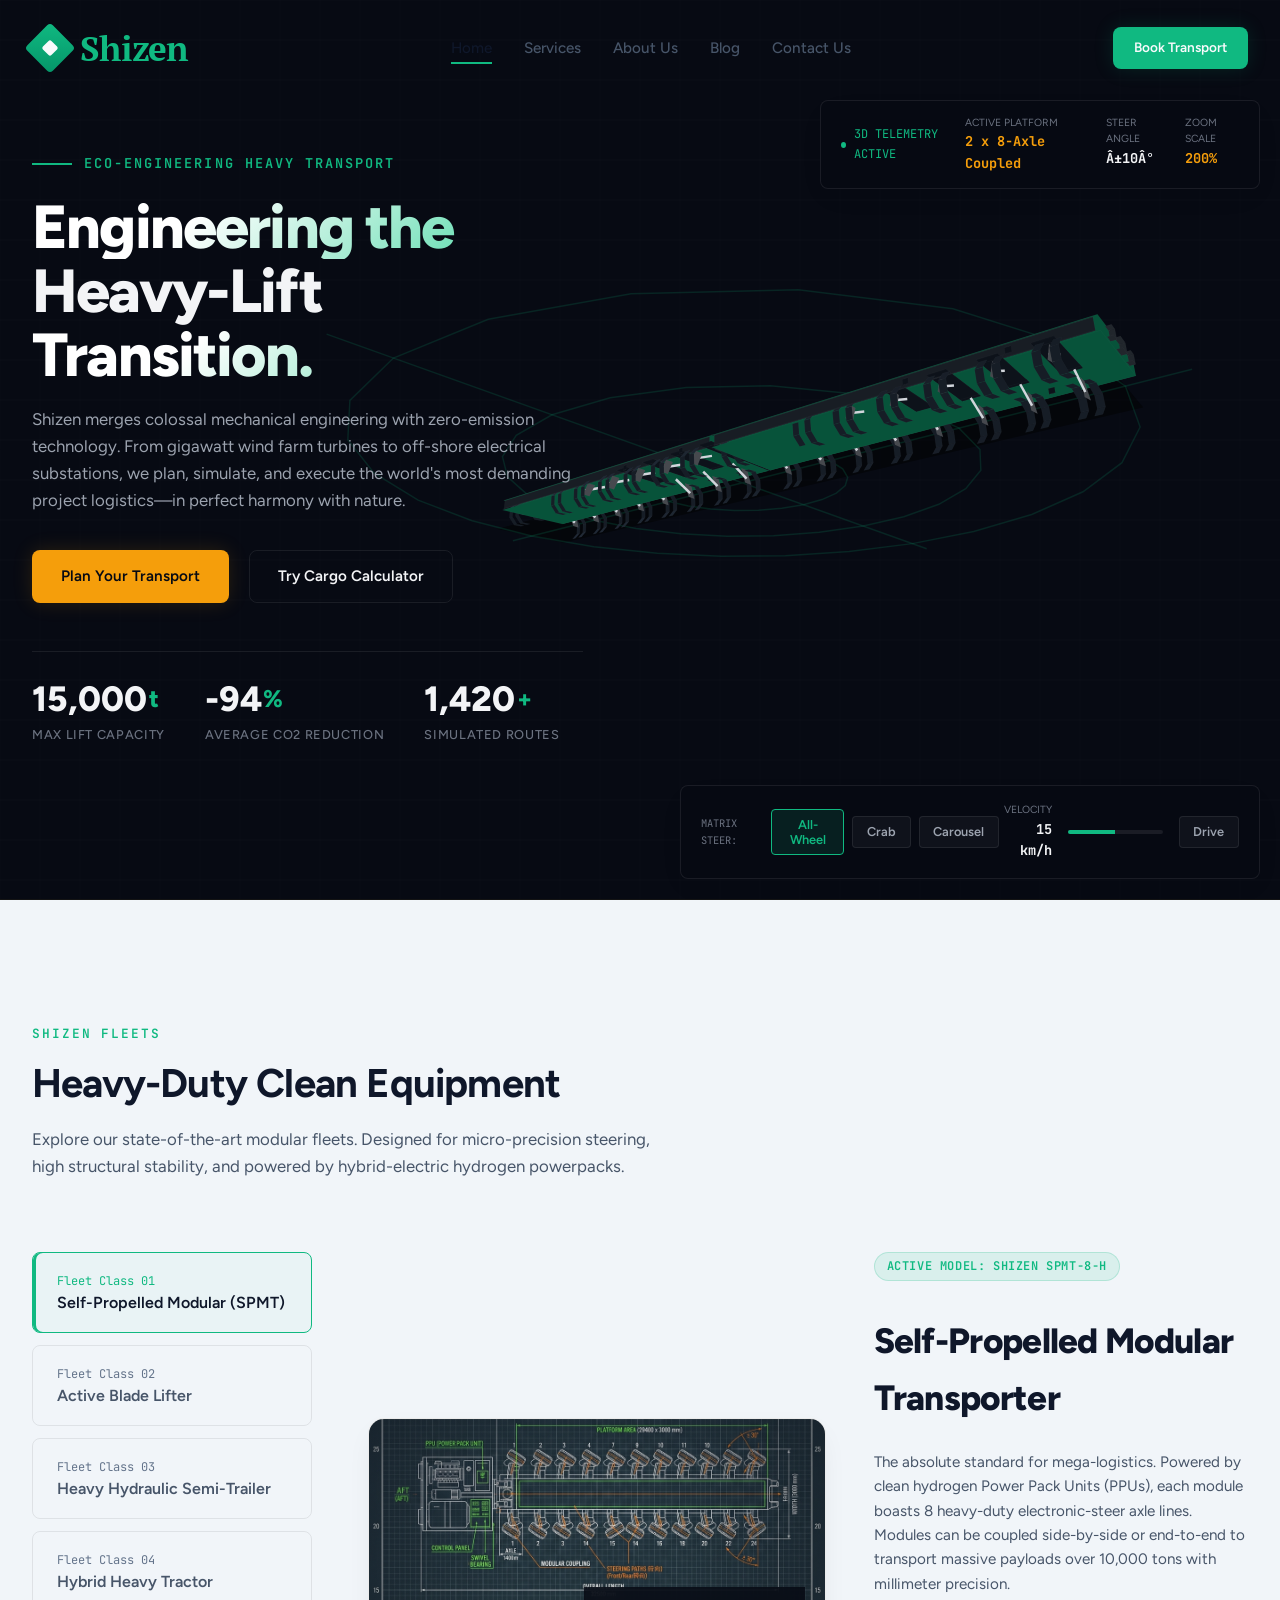
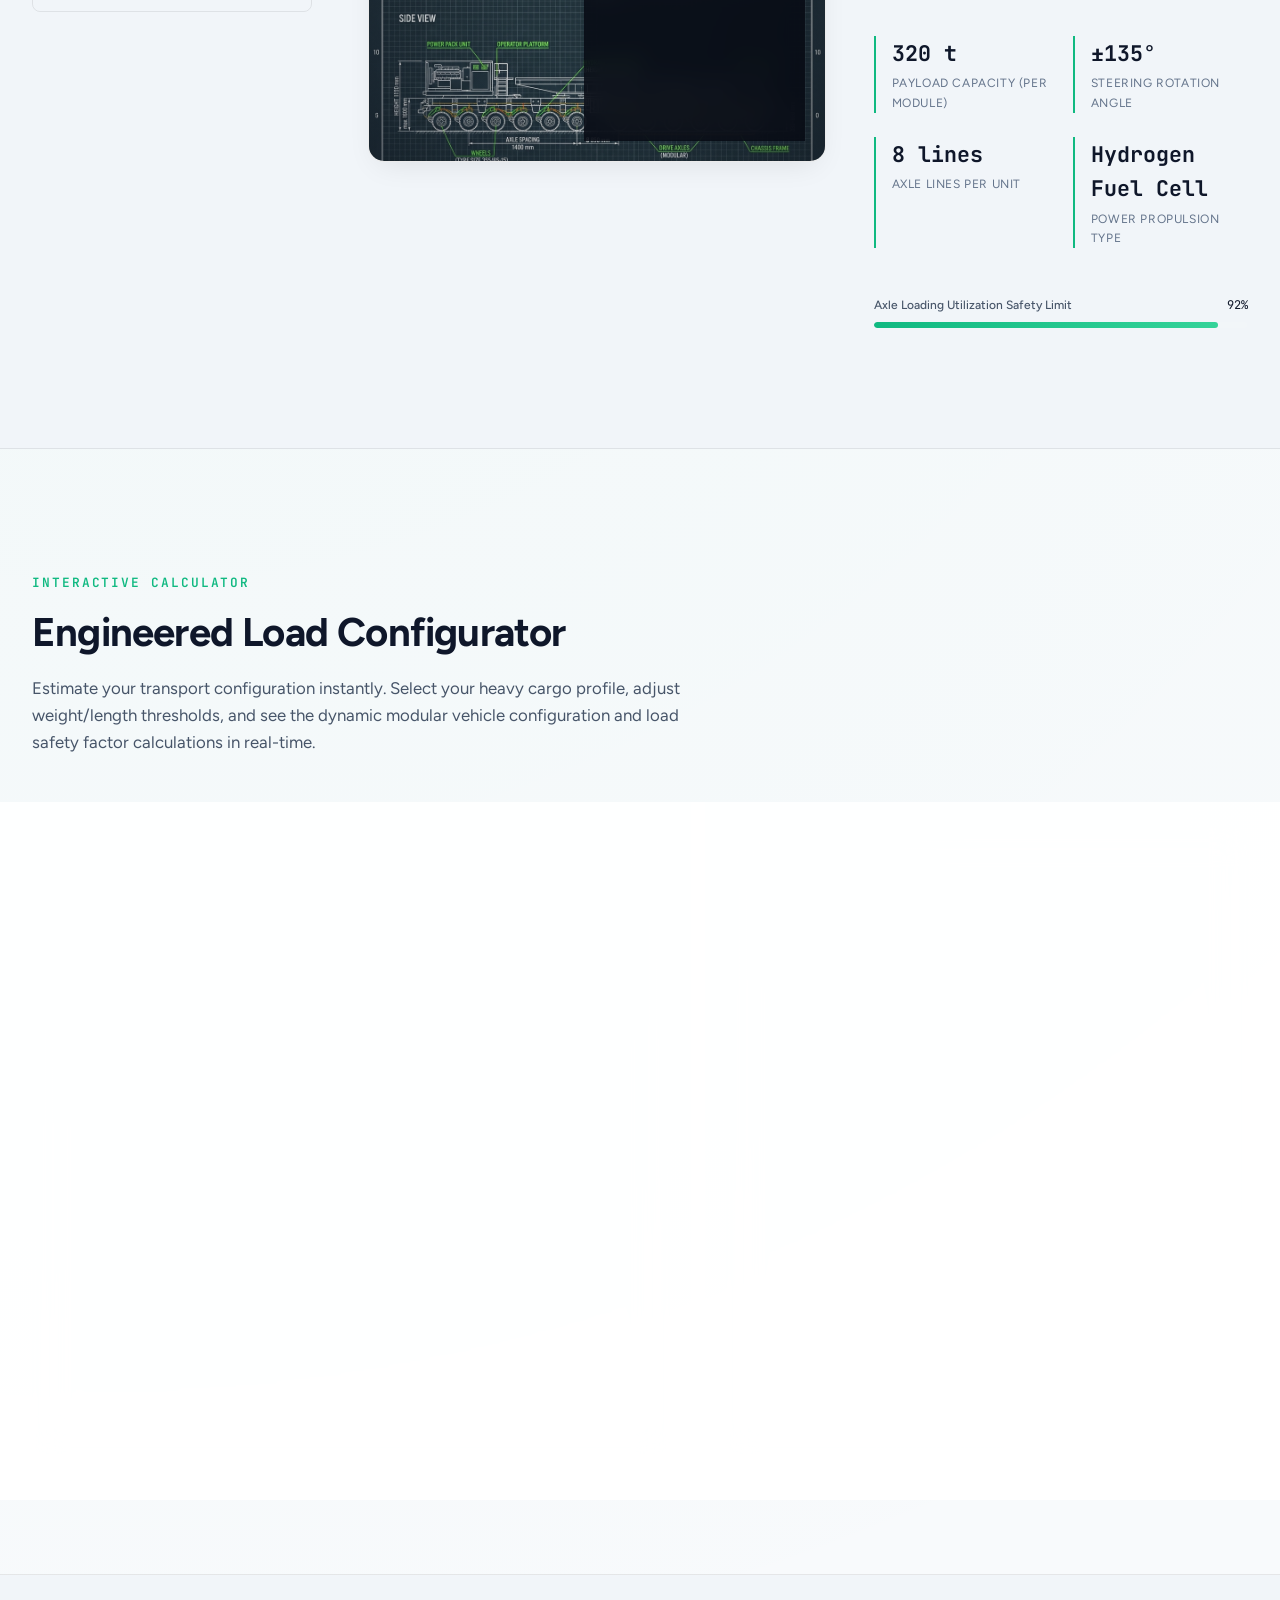
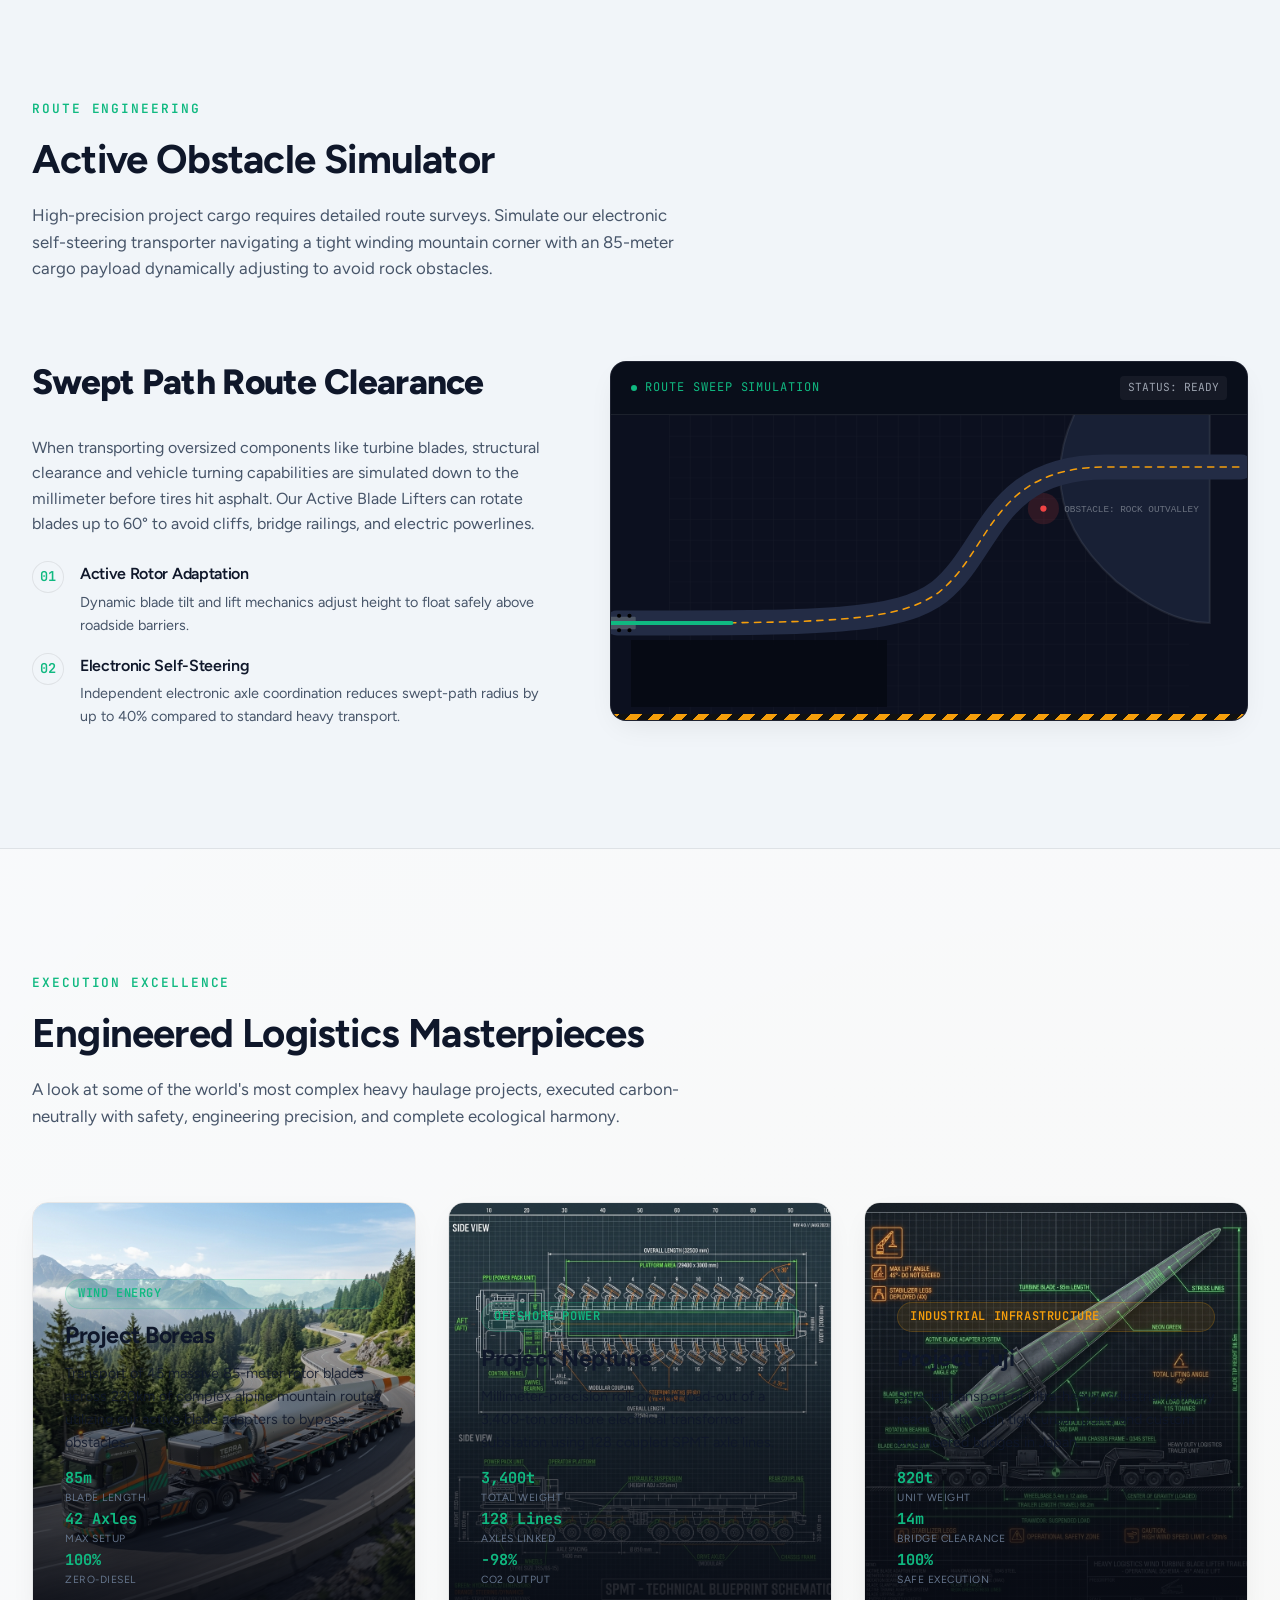
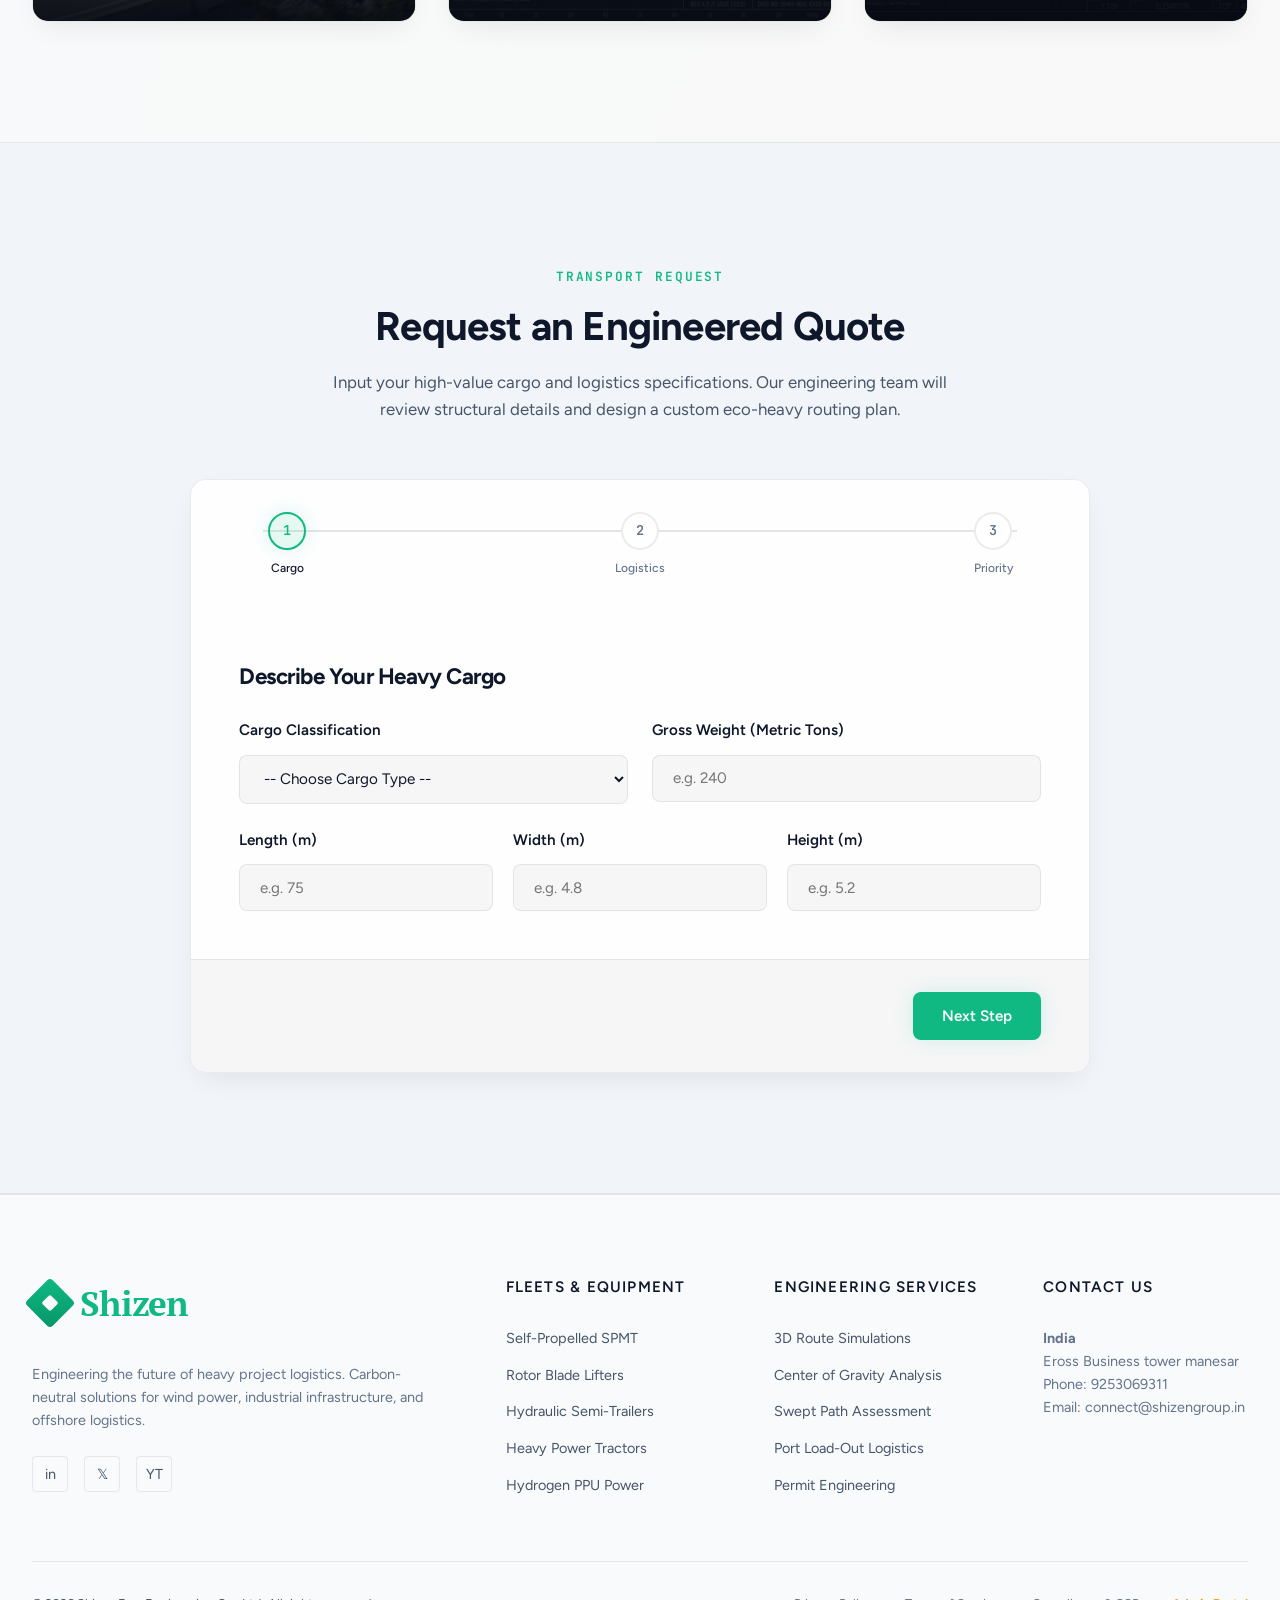
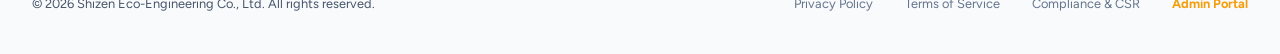
<file: index.html>
<!DOCTYPE html>
<html lang="en">
<head>
    <meta charset="UTF-8">
    <meta name="viewport" content="width=device-width, initial-scale=1.0">
    <!-- Primary SEO Meta Tags -->
    <title>Shizen | Eco-Engineering & Heavy Project Logistics</title>
    <meta name="description" content="Shizen blends massive engineering power with zero-emission technology to provide carbon-neutral heavy transport, wind turbine logistics, and project cargo services globally.">
    <meta name="keywords" content="heavy logistics, project cargo, SPMT, wind turbine blade transport, Faymonville, Goldhofer, Prism Logistics, carbon neutral transport, eco logistics">
    <!-- Favicon (Fallback character vector) -->
    <link rel="icon" href="data:image/svg+xml,<svg xmlns=%22http://www.w3.org/2000/svg%22 viewBox=%220 0 100 100%22><rect width=%22100%22 height=%22100%22 rx=%2220%22 fill=%22%2310b981%22/><circle cx=%2250%22 cy=%2250%22 r=%2225%22 fill=%22%23070a13%22/></svg>">
    <!-- CSS Stylesheet -->
    <link rel="stylesheet" href="styles.css">
</head>
<body>

    <!-- --- Header / Navigation --- -->
    <header id="main-header">
        <div class="container">
            <a href="#" class="logo" id="header-logo">
                <div class="logo-icon"></div><span class="logo-text">Shizen</span>
            </a>
            
            <nav id="navbar">
                <a href="index.html" class="active" id="nav-home">Home</a>
                <a href="services.html" id="nav-services">Services</a>
                <a href="about.html" id="nav-about">About Us</a>
                <a href="blog.html" id="nav-blog">Blog</a>
                <a href="contact.html" id="nav-contact">Contact Us</a>
            </nav>
            
            <button class="mobile-menu-btn" aria-label="Toggle Menu"><span></span><span></span><span></span></button>
            <div class="nav-actions">
                <a href="#quote" class="btn btn-primary" style="padding: 0.55rem 1.25rem; font-size: 0.85rem;" id="nav-cta-quote">Book Transport</a>
            </div>
        </div>
    </header>

    <!-- --- Hero Section --- -->
    <section class="hero" id="hero">
        <!-- 3D Interactive Canvas Area with HTML HUD Telemetry Overlays as full-screen background -->
        <div class="hero-3d-visualizer">
            <canvas id="hero-3d-canvas" aria-label="Interactive 3D 16-Axle End-to-End Coupled Modular Transporter. Drag to rotate. Scroll wheel to zoom."></canvas>
            
            <!-- HTML-in-Canvas Accessible Telemetry Overlay -->
            <div class="hero-telemetry-hud">
                <!-- HUD Top Panel -->
                <div class="hud-card-top">
                    <div class="hud-title" aria-live="polite">
                        <span></span>3D TELEMETRY ACTIVE
                    </div>
                    <div class="hud-stats-group">
                        <div class="hud-stat-box">
                            <span class="hud-stat-lbl">Active Platform</span>
                            <span class="hud-stat-val" style="color:var(--color-accent-orange);">2 x 8-Axle Coupled</span>
                        </div>
                        <div class="hud-stat-box">
                            <span class="hud-stat-lbl">Steer Angle</span>
                            <span class="hud-stat-val" id="hud-val-angle">±35°</span>
                        </div>
                        <div class="hud-stat-box">
                            <span class="hud-stat-lbl">Zoom Scale</span>
                            <span class="hud-stat-val" id="hud-val-zoom" style="color:var(--color-accent-emerald);">100%</span>
                        </div>
                    </div>
                </div>
                
                <!-- HUD Bottom Panel -->
                <div class="hud-card-bottom">
                    <div class="hud-controls-group">
                        <span class="hud-label-action">Matrix Steer:</span>
                        <button class="hud-btn active" id="hud-steer-all" aria-label="Steer 3D Transporter in All-Wheel Mode">All-Wheel</button>
                        <button class="hud-btn" id="hud-steer-crab" aria-label="Steer 3D Transporter in Crab Mode">Crab</button>
                        <button class="hud-btn" id="hud-steer-carousel" aria-label="Steer 3D Transporter in Carousel Mode">Carousel</button>
                    </div>
                    
                    <div class="hud-gauge-group">
                        <div class="hud-stat-box" style="text-align:right;">
                            <span class="hud-stat-lbl">Velocity</span>
                            <span class="hud-stat-val" id="hud-val-speed">15 km/h</span>
                        </div>
                        <div class="hud-gauge-bar" aria-label="Speedometer Indicator Gauge">
                            <div class="hud-gauge-fill" id="hud-speed-gauge" style="width: 50%;"></div>
                        </div>
                        <button class="hud-btn" id="hud-btn-drive" aria-label="Start or Stop driving wheels">Drive</button>
                    </div>
                </div>
            </div>
        </div>

        <!-- Fully accessible content container -->
        <div class="container">
            <div class="hero-content">
                <div class="hero-title-prefix">
                    <div class="hero-title-line"></div>
                    <span>Eco-Engineering Heavy Transport</span>
                </div>
                
                <h1 id="hero-heading">
                    <span class="text-gradient-emerald">Engineering the</span>
                    <span>Heavy-Lift</span>
                    <span class="text-gradient-emerald">Transition.</span>
                </h1>
                
                <p class="hero-desc" id="hero-description">
                    Shizen merges colossal mechanical engineering with zero-emission technology. From gigawatt wind farm turbines to off-shore electrical substations, we plan, simulate, and execute the world's most demanding project logistics—in perfect harmony with nature.
                </p>
                
                <div class="hero-actions">
                    <a href="#quote" class="btn btn-warning" id="hero-cta-quote">Plan Your Transport</a>
                    <a href="#calculator" class="btn btn-outline" id="hero-cta-calc">Try Cargo Calculator</a>
                </div>
                
                <div class="hero-stats">
                    <div class="hero-stat-item">
                        <div class="hero-stat-num" id="stat-payload">15,000<span>t</span></div>
                        <div class="hero-stat-label">Max Lift Capacity</div>
                    </div>
                    <div class="hero-stat-item">
                        <div class="hero-stat-num" id="stat-co2">-94<span>%</span></div>
                        <div class="hero-stat-label">Average CO2 Reduction</div>
                    </div>
                    <div class="hero-stat-item">
                        <div class="hero-stat-num" id="stat-routes">1,420<span>+</span></div>
                        <div class="hero-stat-label">Simulated Routes</div>
                    </div>
                </div>
            </div>
        </div>
    </section>

    <!-- --- Showroom & Fleet Configurator Section --- -->
    <section id="showroom" class="section-bg-darker">
        <div class="container">
            <div class="section-header">
                <span class="section-pre">Shizen Fleets</span>
                <h2 id="showroom-heading">Heavy-Duty Clean Equipment</h2>
                <p id="showroom-description">Explore our state-of-the-art modular fleets. Designed for micro-precision steering, high structural stability, and powered by hybrid-electric hydrogen powerpacks.</p>
            </div>
            
            <div class="showroom-layout">
                <!-- Sidebar tabs selection -->
                <div class="fleet-tabs" id="fleet-tabs-container">
                    <button class="fleet-tab-btn active" data-fleet="spmt" id="tab-spmt">
                        <span>Fleet Class 01</span>
                        Self-Propelled Modular (SPMT)
                    </button>
                    <button class="fleet-tab-btn" data-fleet="blade-lifter" id="tab-blade-lifter">
                        <span>Fleet Class 02</span>
                        Active Blade Lifter
                    </button>
                    <button class="fleet-tab-btn" data-fleet="hydraulic-trailer" id="tab-hydraulic">
                        <span>Fleet Class 03</span>
                        Heavy Hydraulic Semi-Trailer
                    </button>
                    <button class="fleet-tab-btn" data-fleet="heavy-tractor" id="tab-tractor">
                        <span>Fleet Class 04</span>
                        Hybrid Heavy Tractor
                    </button>
                </div>
                
                <!-- Active Fleet Details Content View -->
                <div class="showroom-display" id="showroom-display-panel">
                    <div class="showroom-card" id="active-fleet-card">
                        <div class="showroom-visual">
                            <img src="assets/spmt_schematic.png" alt="Self Propelled Modular Transporter" id="fleet-image">
                            
                            <!-- Dynamic Steering Simulation widget overlay -->
                            <div class="steering-simulation">
                                <div class="sim-header">
                                    <span>Steering Matrix</span>
                                    <span class="badge badge-emerald" id="steering-mode-label" style="font-size:0.6rem; padding: 0.1rem 0.4rem;">All-Wheel</span>
                                </div>
                                <div class="steering-canvas-container">
                                    <!-- A canvas to render the technical axle steer alignment angles dynamically -->
                                    <canvas id="steering-canvas" width="180" height="40"></canvas>
                                </div>
                                <div class="steering-modes" id="steering-buttons">
                                    <button class="mode-btn active" data-mode="all-wheel">All</button>
                                    <button class="mode-btn" data-mode="crab">Crab</button>
                                    <button class="mode-btn" data-mode="carousel">Carousel</button>
                                </div>
                            </div>
                        </div>
                        
                        <div class="showroom-info">
                            <span class="badge badge-emerald model-tag" id="fleet-badge">Active Model: Shizen SPMT-8-H</span>
                            <h3 id="fleet-title">Self-Propelled Modular Transporter</h3>
                            <p class="showroom-desc" id="fleet-desc">The absolute standard for mega-logistics. Powered by clean hydrogen Power Pack Units (PPUs), each module boasts 8 heavy-duty electronic-steer axle lines. Modules can be coupled side-by-side or end-to-end to transport massive payloads over 10,000 tons with millimeter precision.</p>
                            
                            <div class="spec-grid">
                                <div class="spec-item">
                                    <div class="spec-val" id="fleet-spec-payload">320 t</div>
                                    <div class="spec-label">Payload capacity (per module)</div>
                                </div>
                                <div class="spec-item">
                                    <div class="spec-val" id="fleet-spec-steering">±135°</div>
                                    <div class="spec-label">Steering rotation angle</div>
                                </div>
                                <div class="spec-item">
                                    <div class="spec-val" id="fleet-spec-axles">8 lines</div>
                                    <div class="spec-label">Axle lines per unit</div>
                                </div>
                                <div class="spec-item">
                                    <div class="spec-val" id="fleet-spec-propulsion">Hydrogen Fuel Cell</div>
                                    <div class="spec-label">Power propulsion type</div>
                                </div>
                            </div>
                            
                            <div class="capacity-progress-container">
                                <div class="progress-header">
                                    <span>Axle Loading Utilization Safety Limit</span>
                                    <span id="capacity-limit-value">92%</span>
                                </div>
                                <div class="progress-track">
                                    <div class="progress-fill" id="capacity-progress-bar" style="width: 92%;"></div>
                                </div>
                            </div>
                        </div>
                    </div>
                </div>
            </div>
        </div>
    </section>

    <!-- --- Cargo Calculator Section --- -->
    <section id="calculator">
        <div class="container">
            <div class="section-header">
                <span class="section-pre">Interactive Calculator</span>
                <h2 id="calc-heading">Engineered Load Configurator</h2>
                <p id="calc-description">Estimate your transport configuration instantly. Select your heavy cargo profile, adjust weight/length thresholds, and see the dynamic modular vehicle configuration and load safety factor calculations in real-time.</p>
            </div>
            
            <div class="calc-grid">
                <!-- User input side -->
                <div class="glass-panel hazard-border calc-inputs">
                    <div class="form-group">
                        <label>
                            <span>Select Cargo Profile</span>
                            <span class="label-info" id="selected-cargo-type">Turbine Blade</span>
                        </label>
                        <div class="cargo-presets" id="cargo-presets-container">
                            <div class="cargo-preset-card active" data-preset="blade" id="preset-blade">
                                <input type="radio" name="cargo-preset" value="blade" checked aria-label="Turbine Blade Preset">
                                <span class="cargo-icon">🍃</span>
                                <span>Rotor Blade</span>
                            </div>
                            <div class="cargo-preset-card" data-preset="transformer" id="preset-transformer">
                                <input type="radio" name="cargo-preset" value="transformer" aria-label="Power Substation Transformer Preset">
                                <span class="cargo-icon">⚡</span>
                                <span>Transformer</span>
                            </div>
                            <div class="cargo-preset-card" data-preset="reactor" id="preset-reactor">
                                <input type="radio" name="cargo-preset" value="reactor" aria-label="Chemical Reactor Columns Preset">
                                <span class="cargo-icon">🧪</span>
                                <span>Reactor</span>
                            </div>
                        </div>
                    </div>
                    
                    <div class="form-group">
                        <label for="cargo-weight-slider">
                            <span>Cargo Gross Weight</span>
                            <span class="label-info" id="calc-weight-val">80 Tons</span>
                        </label>
                        <div class="range-container">
                            <input type="range" id="cargo-weight-slider" min="30" max="1200" step="10" value="80" aria-label="Cargo Weight Slider">
                            <div class="range-limits">
                                <span>30 t</span>
                                <span>1,200 t</span>
                            </div>
                        </div>
                    </div>
                    
                    <div class="form-group">
                        <label for="cargo-length-slider">
                            <span>Cargo Structure Length</span>
                            <span class="label-info" id="calc-length-val">75 Meters</span>
                        </label>
                        <div class="range-container">
                            <input type="range" id="cargo-length-slider" min="10" max="120" step="5" value="75" aria-label="Cargo Length Slider">
                            <div class="range-limits">
                                <span>10 m</span>
                                <span>120 m</span>
                            </div>
                        </div>
                    </div>
                </div>
                
                <!-- Calculator output results side -->
                <div class="glass-panel emerald-border calc-results">
                    <div class="results-header">
                        <h3>Engineered Transport Solution</h3>
                        <p style="font-size:0.85rem;" id="calc-recom-title">Recommended transport configuration based on calculated safety limits:</p>
                    </div>
                    
                    <!-- Alert Box for Overload State -->
                    <div class="alert-box" id="calc-overload-alert">
                        <div class="alert-icon">⚠️</div>
                        <div class="alert-text">
                            <h4>OVERLOAD SAFETY TRIGGER</h4>
                            <p id="alert-message">Selected payload exceeds structural safety margins for these axle lines. Please extend axle spacing or reduce weight.</p>
                        </div>
                    </div>
                    
                    <div class="results-grid">
                        <div class="result-row">
                            <label>Recommended Fleet Vehicle</label>
                            <span id="res-vehicle">Shizen BladeLifter-S75</span>
                        </div>
                        <div class="result-row">
                            <label>Required Axle Lines</label>
                            <span id="res-axles">12 Axle Lines</span>
                        </div>
                        <div class="result-row">
                            <label>Average Load per Axle</label>
                            <span id="res-axle-load">6.6 t / Axle</span>
                        </div>
                        <div class="result-row">
                            <label>Center of Gravity Clearance</label>
                            <span class="emerald" id="res-cog">Safe Range (3.4m)</span>
                        </div>
                        <div class="result-row">
                            <label>Estimated Turning Radius</label>
                            <span id="res-radius">45.2 m</span>
                        </div>
                    </div>
                    
                    <!-- Eco Offset Savings Card -->
                    <div class="eco-comparison-card">
                        <div class="eco-icon-container">
                            <div class="eco-icon-leaf"></div>
                        </div>
                        <div class="eco-comparison-details">
                            <h4>Eco-Logistics Carbon Offset</h4>
                            <p>Saves <span class="eco-saving-percentage" id="res-co2-saved">6.4 Tons Co2</span> per 100km compared to conventional diesel haulage.</p>
                        </div>
                    </div>
                </div>
            </div>
        </div>
    </section>

    <!-- --- Route Simulator Section --- -->
    <section id="simulator" class="section-bg-darker">
        <div class="container">
            <div class="section-header">
                <span class="section-pre">Route Engineering</span>
                <h2 id="sim-heading">Active Obstacle Simulator</h2>
                <p id="sim-description">High-precision project cargo requires detailed route surveys. Simulate our electronic self-steering transporter navigating a tight winding mountain corner with an 85-meter cargo payload dynamically adjusting to avoid rock obstacles.</p>
            </div>
            
            <div class="sim-grid">
                <div class="sim-info">
                    <h3>Swept Path Route Clearance</h3>
                    <p id="sim-info-desc">When transporting oversized components like turbine blades, structural clearance and vehicle turning capabilities are simulated down to the millimeter before tires hit asphalt. Our Active Blade Lifters can rotate blades up to 60° to avoid cliffs, bridge railings, and electric powerlines.</p>
                    
                    <div class="sim-details">
                        <div class="sim-detail-item">
                            <div class="sim-num-badge">01</div>
                            <div class="sim-detail-text">
                                <h4>Active Rotor Adaptation</h4>
                                <p>Dynamic blade tilt and lift mechanics adjust height to float safely above roadside barriers.</p>
                            </div>
                        </div>
                        <div class="sim-detail-item">
                            <div class="sim-num-badge">02</div>
                            <div class="sim-detail-text">
                                <h4>Electronic Self-Steering</h4>
                                <p>Independent electronic axle coordination reduces swept-path radius by up to 40% compared to standard heavy transport.</p>
                            </div>
                        </div>
                    </div>
                </div>
                
                <div class="interactive-canvas-panel">
                    <div class="canvas-header">
                        <div class="canvas-title">ROUTE SWEEP SIMULATION</div>
                        <div class="canvas-status" id="sim-status-indicator">STATUS: READY</div>
                    </div>
                    <div class="canvas-content" id="sim-canvas-area">
                        <!-- Winding road path and vehicle representation using responsive SVGs -->
                        <svg class="svg-viewport" viewBox="0 0 500 300" id="sim-svg-root" xmlns="http://www.w3.org/2000/svg">
                            <!-- Definition of patterns and markers -->
                            <defs>
                                <pattern id="grid" width="20" height="20" patternUnits="userSpaceOnUse">
                                    <path d="M 20 0 L 0 0 0 20" fill="none" stroke="rgba(255, 255, 255, 0.03)" stroke-width="1"/>
                                </pattern>
                            </defs>
                            
                            <!-- Grid Background -->
                            <rect width="100%" height="100%" fill="url(#grid)" />
                            
                            <!-- Obstacles (Mountains/Barriers) -->
                            <path d="M 400 -20 Q 340 80 430 160 Q 480 200 520 200 L 520 -20 Z" fill="#182035" stroke="var(--border-color)" stroke-width="2" />
                            <circle cx="360" cy="90" r="15" fill="#ef4444" opacity="0.15" />
                            <circle cx="360" cy="90" r="3" fill="#ef4444" />
                            <text x="380" y="93" fill="var(--color-text-muted)" font-family="monospace" font-size="9">OBSTACLE: ROCK OUTVALLEY</text>
                            
                            <!-- Roadway -->
                            <path class="svg-road" id="road-path" d="M -50 200 C 150 200, 220 200, 260 170 C 310 130, 310 50, 420 50 L 550 50" />
                            <path class="svg-road-centerline" d="M -50 200 C 150 200, 220 200, 260 170 C 310 130, 310 50, 420 50 L 550 50" />
                            
                            <!-- Vehicle Group -->
                            <g class="svg-vehicle" id="svg-vehicle-group">
                                <!-- Cabin/Power Pack -->
                                <rect x="-24" y="-8" width="12" height="16" rx="2" fill="var(--color-accent-orange)" />
                                <!-- Axle trailer lines -->
                                <rect x="-12" y="-6" width="30" height="12" rx="1" fill="#4b5563" />
                                <!-- Wheels -->
                                <circle cx="-8" cy="-7" r="2" fill="#000" />
                                <circle cx="-8" cy="7" r="2" fill="#000" />
                                <circle cx="2" cy="-7" r="2" fill="#000" />
                                <circle cx="2" cy="7" r="2" fill="#000" />
                                <circle cx="12" cy="-7" r="2" fill="#000" />
                                <circle cx="12" cy="7" r="2" fill="#000" />
                                
                                <!-- Cargo Structure (Wind blade outline in green) -->
                                <line x1="-15" y1="0" x2="110" y2="0" stroke="var(--color-accent-emerald)" stroke-width="4" stroke-linecap="round" id="svg-cargo-line" />
                                <!-- Rotor Blade Adapter base connection -->
                                <circle cx="-12" cy="0" r="4" fill="var(--color-accent-emerald)" />
                            </g>
                        </svg>
                        
                        <!-- Control overlays -->
                        <div class="sim-control-widget">
                            <button class="sim-widget-btn" id="btn-play-sim" aria-label="Play Route Simulation">▶</button>
                            <div class="sim-widget-text">
                                <h5>Active Blade Lifter-S85</h5>
                                <p id="sim-progress-metric">Progress: 0% | Speed: 15 km/h</p>
                            </div>
                        </div>
                    </div>
                    <div class="hazard-stripe"></div>
                </div>
            </div>
        </div>
    </section>

    <!-- --- Projects Portfolio --- -->
    <section id="projects">
        <div class="container">
            <div class="section-header">
                <span class="section-pre">Execution Excellence</span>
                <h2 id="projects-heading">Engineered Logistics Masterpieces</h2>
                <p id="projects-description">A look at some of the world's most complex heavy haulage projects, executed carbon-neutrally with safety, engineering precision, and complete ecological harmony.</p>
            </div>
            
            <div class="projects-grid" id="projects-portfolio-container">
                <!-- Project 1 -->
                <div class="project-card">
                    <div class="project-img-wrapper">
                        <img src="assets/hero_banner.png" alt="Project Boreas Windblade Transport">
                    </div>
                    <div class="project-overlay"></div>
                    <div class="project-content">
                        <span class="badge badge-emerald">Wind Energy</span>
                        <h3>Project Boreas</h3>
                        <p>Transport of 45 massive 85-meter rotor blades across 220km of complex alpine mountain routes utilizing our active blade adapters to bypass obstacles.</p>
                        <div class="projects-stats">
                            <div class="project-stat-box">
                                <div class="val">85m</div>
                                <div class="lbl">Blade Length</div>
                            </div>
                            <div class="project-stat-box">
                                <div class="val">42 Axles</div>
                                <div class="lbl">Max Setup</div>
                            </div>
                            <div class="project-stat-box">
                                <div class="val">100%</div>
                                <div class="lbl">Zero-Diesel</div>
                            </div>
                        </div>
                    </div>
                </div>
                
                <!-- Project 2 -->
                <div class="project-card">
                    <div class="project-img-wrapper">
                        <img src="assets/spmt_schematic.png" alt="Project Neptune Offshore Substation Logistics">
                    </div>
                    <div class="project-overlay"></div>
                    <div class="project-content">
                        <span class="badge badge-emerald">Offshore Power</span>
                        <h3>Project Neptune</h3>
                        <p>Millimeter-precision roll-on and load-out of a 3,400-ton offshore electrical transformer substation using 128 coupled SPMT axle lines.</p>
                        <div class="projects-stats">
                            <div class="project-stat-box">
                                <div class="val">3,400t</div>
                                <div class="lbl">Total Weight</div>
                            </div>
                            <div class="project-stat-box">
                                <div class="val">128 Lines</div>
                                <div class="lbl">Axles Linked</div>
                            </div>
                            <div class="project-stat-box">
                                <div class="val">-98%</div>
                                <div class="lbl">CO2 Output</div>
                            </div>
                        </div>
                    </div>
                </div>
                
                <!-- Project 3 -->
                <div class="project-card">
                    <div class="project-img-wrapper">
                        <img src="assets/blade_lifter_schematic.png" alt="Project Fuji Petrochemical Columns">
                    </div>
                    <div class="project-overlay"></div>
                    <div class="project-content">
                        <span class="badge badge-orange">Industrial Infrastructure</span>
                        <h3>Project Fuji</h3>
                        <p>Special transport of ultra-heavy industrial refinery reactors through tight urban ports and custom engineered bridges in Japan.</p>
                        <div class="projects-stats">
                            <div class="project-stat-box">
                                <div class="val">820t</div>
                                <div class="lbl">Unit Weight</div>
                            </div>
                            <div class="project-stat-box">
                                <div class="val">14m</div>
                                <div class="lbl">Bridge Clearance</div>
                            </div>
                            <div class="project-stat-box">
                                <div class="val">100%</div>
                                <div class="lbl">Safe Execution</div>
                            </div>
                        </div>
                    </div>
                </div>
            </div>
        </div>
    </section>

    <!-- --- Multi-Step Quote Builder Section --- -->
    <section id="quote" class="section-bg-darker">
        <div class="container">
            <div class="section-header" style="text-align: center; margin: 0 auto 3.5rem auto;">
                <span class="section-pre">Transport Request</span>
                <h2 id="quote-heading">Request an Engineered Quote</h2>
                <p id="quote-description">Input your high-value cargo and logistics specifications. Our engineering team will review structural details and design a custom eco-heavy routing plan.</p>
            </div>
            
            <div class="glass-panel quote-card">
                <!-- Steps indicators -->
                <div class="quote-steps" id="wizard-steps-container">
                    <div class="quote-step-indicator active" data-step="1" id="wizard-step-1">
                        <div class="step-num">1</div>
                        <div class="step-lbl">Cargo</div>
                    </div>
                    <div class="quote-step-indicator" data-step="2" id="wizard-step-2">
                        <div class="step-num">2</div>
                        <div class="step-lbl">Logistics</div>
                    </div>
                    <div class="quote-step-indicator" data-step="3" id="wizard-step-3">
                        <div class="step-num">3</div>
                        <div class="step-lbl">Priority</div>
                    </div>
                </div>
                
                <!-- Form body wizard steps -->
                <form id="quote-wizard-form" novalidate>
                    <div class="quote-form-body">
                        <!-- Step 1: Cargo Info -->
                        <div class="quote-step-content active" data-step="1" id="step-1-content">
                            <h3 style="margin-bottom:1.5rem; font-size:1.4rem;">Describe Your Heavy Cargo</h3>
                            <div class="inputs-row" style="margin-bottom:1.5rem;">
                                <div class="form-group">
                                    <label for="form-cargo-name">Cargo Classification</label>
                                    <select id="form-cargo-name" required>
                                        <option value="">-- Choose Cargo Type --</option>
                                        <option value="wind-blade">Rotor Wind Blade (>60m)</option>
                                        <option value="generator">Turbine Wind Generator</option>
                                        <option value="substation">Electrical Substation Transformer</option>
                                        <option value="industrial-column">Refinery Fractionation Column</option>
                                        <option value="other">Other Ultra-Heavy / ODC Cargo</option>
                                    </select>
                                </div>
                                <div class="form-group">
                                    <label for="form-cargo-weight">Gross Weight (Metric Tons)</label>
                                    <input type="number" id="form-cargo-weight" placeholder="e.g. 240" min="10" max="5000" required>
                                </div>
                            </div>
                            <div class="inputs-row-3">
                                <div class="form-group">
                                    <label for="form-cargo-length">Length (m)</label>
                                    <input type="number" id="form-cargo-length" placeholder="e.g. 75" min="1" max="150" required>
                                </div>
                                <div class="form-group">
                                    <label for="form-cargo-width">Width (m)</label>
                                    <input type="number" id="form-cargo-width" placeholder="e.g. 4.8" min="1" max="20" required>
                                </div>
                                <div class="form-group">
                                    <label for="form-cargo-height">Height (m)</label>
                                    <input type="number" id="form-cargo-height" placeholder="e.g. 5.2" min="1" max="25" required>
                                </div>
                            </div>
                        </div>
                        
                        <!-- Step 2: Routes Logistics -->
                        <div class="quote-step-content" data-step="2" id="step-2-content">
                            <h3 style="margin-bottom:1.5rem; font-size:1.4rem;">Route & Site Logistics</h3>
                            <div class="inputs-row" style="margin-bottom:1.5rem;">
                                <div class="form-group">
                                    <label for="form-route-origin">Port / Site of Origin</label>
                                    <input type="text" id="form-route-origin" placeholder="e.g. Port of Rotterdam, NL" required>
                                </div>
                                <div class="form-group">
                                    <label for="form-route-dest">Final Destination Site</label>
                                    <input type="text" id="form-route-dest" placeholder="e.g. Boreas Mountain Windpark, DE" required>
                                </div>
                            </div>
                            <div class="form-group">
                                <label for="form-route-obstacles">Known Route Obstacles / Special Instructions</label>
                                <textarea id="form-route-obstacles" placeholder="Describe any low bridges, narrow historical town turns, high slopes, or weak bridges..."></textarea>
                            </div>
                        </div>
                        
                        <!-- Step 3: Contact & Priority -->
                        <div class="quote-step-content" data-step="3" id="step-3-content">
                            <h3 style="margin-bottom:1.5rem; font-size:1.4rem;">Ecological Focus & Contact Details</h3>
                            <div class="inputs-row" style="margin-bottom:1.5rem;">
                                <div class="form-group">
                                    <label for="form-contact-name">Company Representative</label>
                                    <input type="text" id="form-contact-name" placeholder="e.g. Hans Schmidt" required>
                                </div>
                                <div class="form-group">
                                    <label for="form-contact-email">Corporate Email Address</label>
                                    <input type="email" id="form-contact-email" placeholder="e.g. logistics@energycorp.com" required>
                                </div>
                            </div>
                            <div class="inputs-row">
                                <div class="form-group">
                                    <label for="form-eco-priority">Sustainability Target Priority</label>
                                    <select id="form-eco-priority">
                                        <option value="eco-max">Maximum Carbon Offset (100% Zero-Emission Fleet Focus)</option>
                                        <option value="eco-balanced">Balanced Cost & Eco-Logistics Efficiency</option>
                                        <option value="standard">Standard Project Haulage Requirements</option>
                                    </select>
                                </div>
                                <div class="form-group">
                                    <label for="form-timeline">Execution Timeline</label>
                                    <select id="form-timeline">
                                        <option value="rapid">Within 3 Months (Immediate Survey Required)</option>
                                        <option value="mid">3 to 6 Months</option>
                                        <option value="long">6+ Months (Planning & Budgeting Phase)</option>
                                    </select>
                                </div>
                            </div>
                        </div>
                        
                        <!-- Step 4: Success Screen -->
                        <div class="quote-step-content" data-step="4" id="step-4-content">
                            <div class="success-screen">
                                <div class="success-icon">✓</div>
                                <h4>REQUEST REGISTERED SUCCESSFULLY</h4>
                                <p>Thank you for choosing Shizen. Our specialized transport engineering team has received your cargo specifications and is initiating 3D routing and axle configurations.</p>
                                <div class="success-reference" id="quote-ref-number">REFERENCE NUMBER: SHZ-904128-PX</div>
                                <p style="font-size:0.8rem; color:var(--color-text-muted);">A copy of this engineered request has been sent to your corporate email. We will contact you within 24 hours with an initial feasibility report.</p>
                            </div>
                        </div>
                    </div>
                    
                    <!-- Wizard Buttons Navigation -->
                    <div class="quote-footer" id="wizard-navigation-container">
                        <button type="button" class="btn btn-outline" id="btn-wizard-back" style="visibility: hidden;">Back</button>
                        <button type="button" class="btn btn-primary" id="btn-wizard-next">Next Step</button>
                    </div>
                </form>
            </div>
        </div>
    </section>

    <!-- --- Footer --- -->
    <footer>
        <div class="container">
            <div class="footer-grid">
                <!-- Branding column -->
                <div class="footer-brand">
                    <a href="#" class="logo" style="margin-bottom:0.5rem;" id="footer-logo">
                        <div class="logo-icon"></div><span class="logo-text">Shizen</span>
                    </a>
                    <p>Engineering the future of heavy project logistics. Carbon-neutral solutions for wind power, industrial infrastructure, and offshore logistics.</p>
                    <div class="socials">
                        <a href="#" class="social-icon" aria-label="LinkedIn Account">in</a>
                        <a href="#" class="social-icon" aria-label="Twitter Account">𝕏</a>
                        <a href="#" class="social-icon" aria-label="YouTube Channel">YT</a>
                    </div>
                </div>
                
                <!-- Menu Column 1 -->
                <div class="footer-col">
                    <h4>Fleets & Equipment</h4>
                    <ul>
                        <li><a href="index.html#showroom" id="footer-link-spmt">Self-Propelled SPMT</a></li>
                        <li><a href="index.html#showroom" id="footer-link-blade">Rotor Blade Lifters</a></li>
                        <li><a href="index.html#showroom" id="footer-link-semi">Hydraulic Semi-Trailers</a></li>
                        <li><a href="index.html#showroom" id="footer-link-tractors">Heavy Power Tractors</a></li>
                        <li><a href="index.html#showroom" id="footer-link-ppus">Hydrogen PPU Power</a></li>
                    </ul>
                </div>
                
                <!-- Menu Column 2 -->
                <div class="footer-col">
                    <h4>Engineering Services</h4>
                    <ul>
                        <li><a href="index.html#simulator" id="footer-link-route">3D Route Simulations</a></li>
                        <li><a href="index.html#calculator" id="footer-link-load">Center of Gravity Analysis</a></li>
                        <li><a href="index.html#calculator" id="footer-link-swept">Swept Path Assessment</a></li>
                        <li><a href="index.html#projects" id="footer-link-case">Port Load-Out Logistics</a></li>
                        <li><a href="index.html#projects" id="footer-link-permits">Permit Engineering</a></li>
                    </ul>
                </div>
                
                <!-- Contact Info Column -->
                <div class="footer-col">
                    <h4>Contact Us</h4>
                    <address style="font-style: normal; line-height: 1.6; color: var(--color-text-muted);">
                        <strong>India</strong><br>
                        Eross Business tower manesar<br>
                        Phone: 9253069311<br>
                        Email: connect@shizengroup.in
                    </address>
                </div>
            </div>
            
            <div class="footer-bottom">
                <p>&copy; 2026 Shizen Eco-Engineering Co., Ltd. All rights reserved.</p>
                <div class="footer-bottom-links">
                    <a href="#" id="footer-link-privacy">Privacy Policy</a>
                    <a href="#" id="footer-link-terms">Terms of Service</a>
                    <a href="#" id="footer-link-compliance">Compliance & CSR</a>
                    <a href="admin.html" id="footer-link-admin" style="color:var(--color-accent-orange); font-weight:bold;">Admin Portal</a>
                </div>
            </div>
        </div>
    </footer>

    <!-- JS Logic Script -->
    <script src="app.js?v=2"></script>
</body>
</html>
</file>
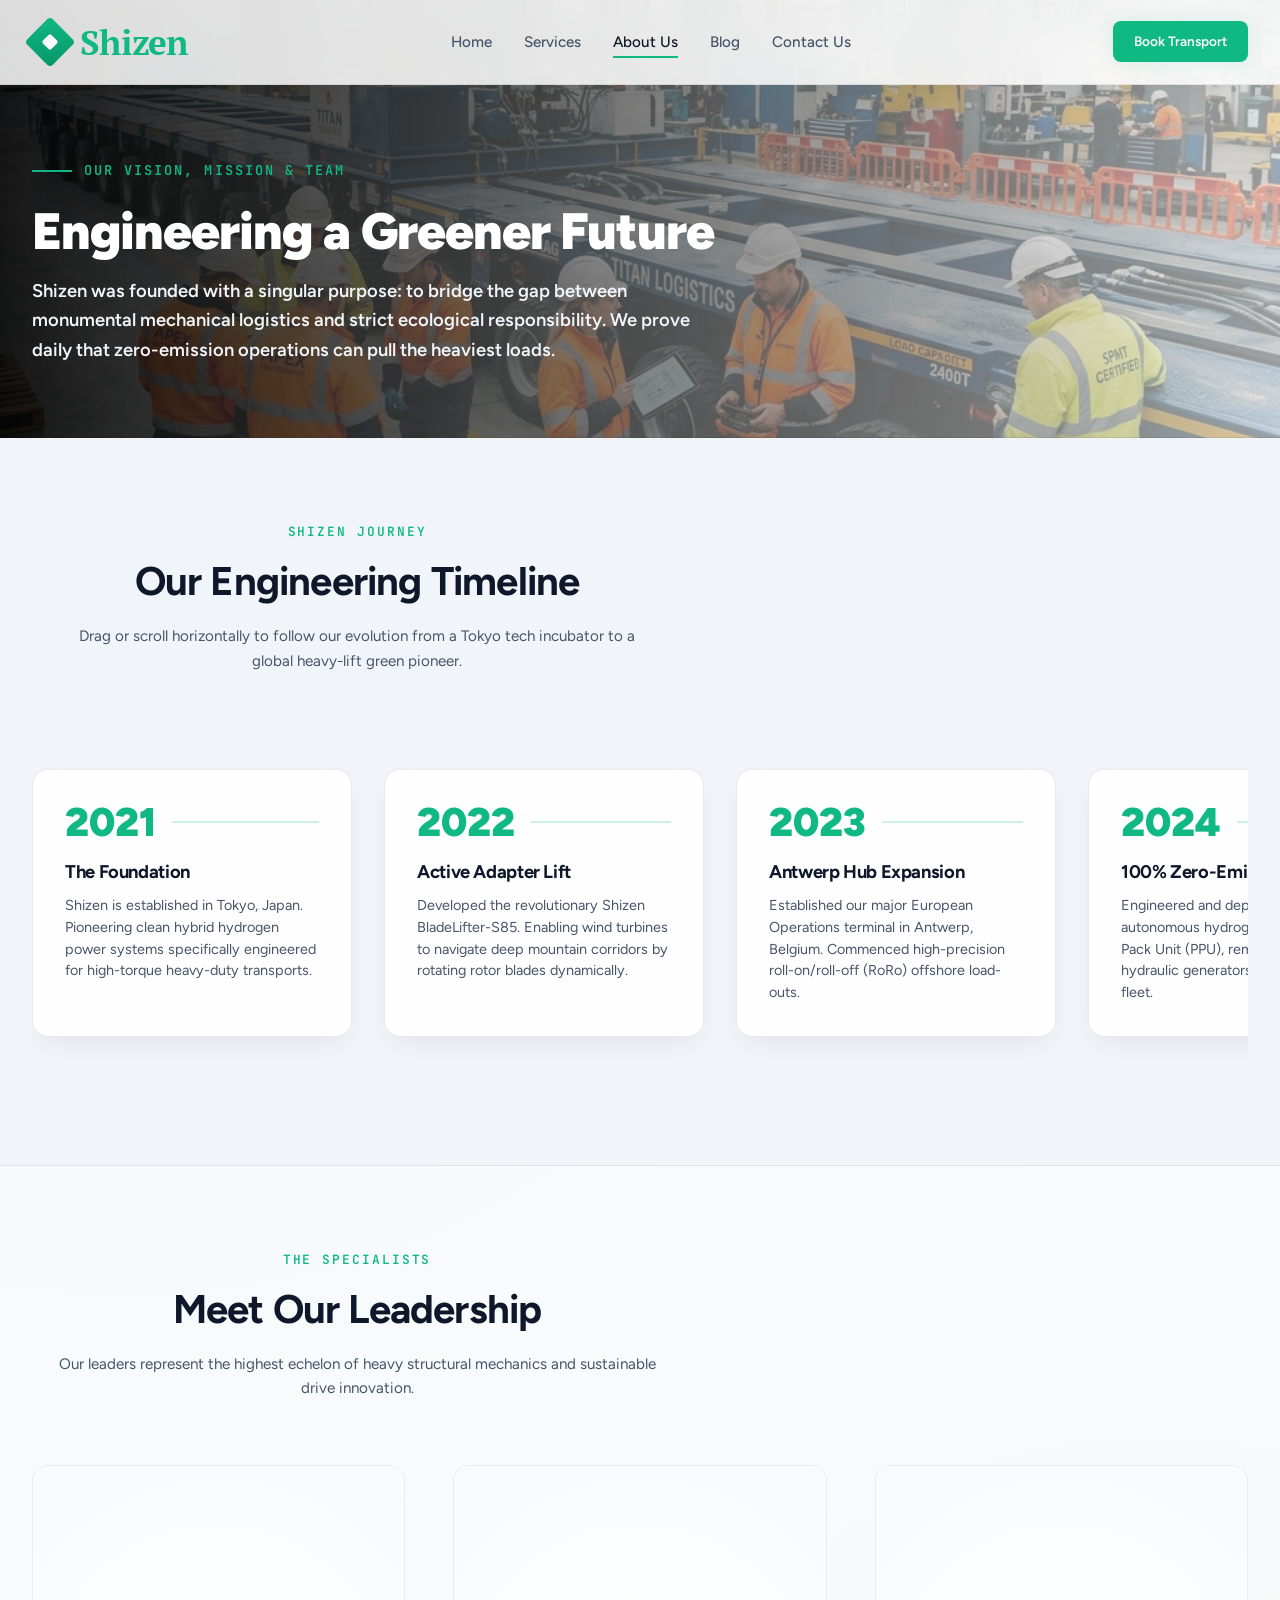
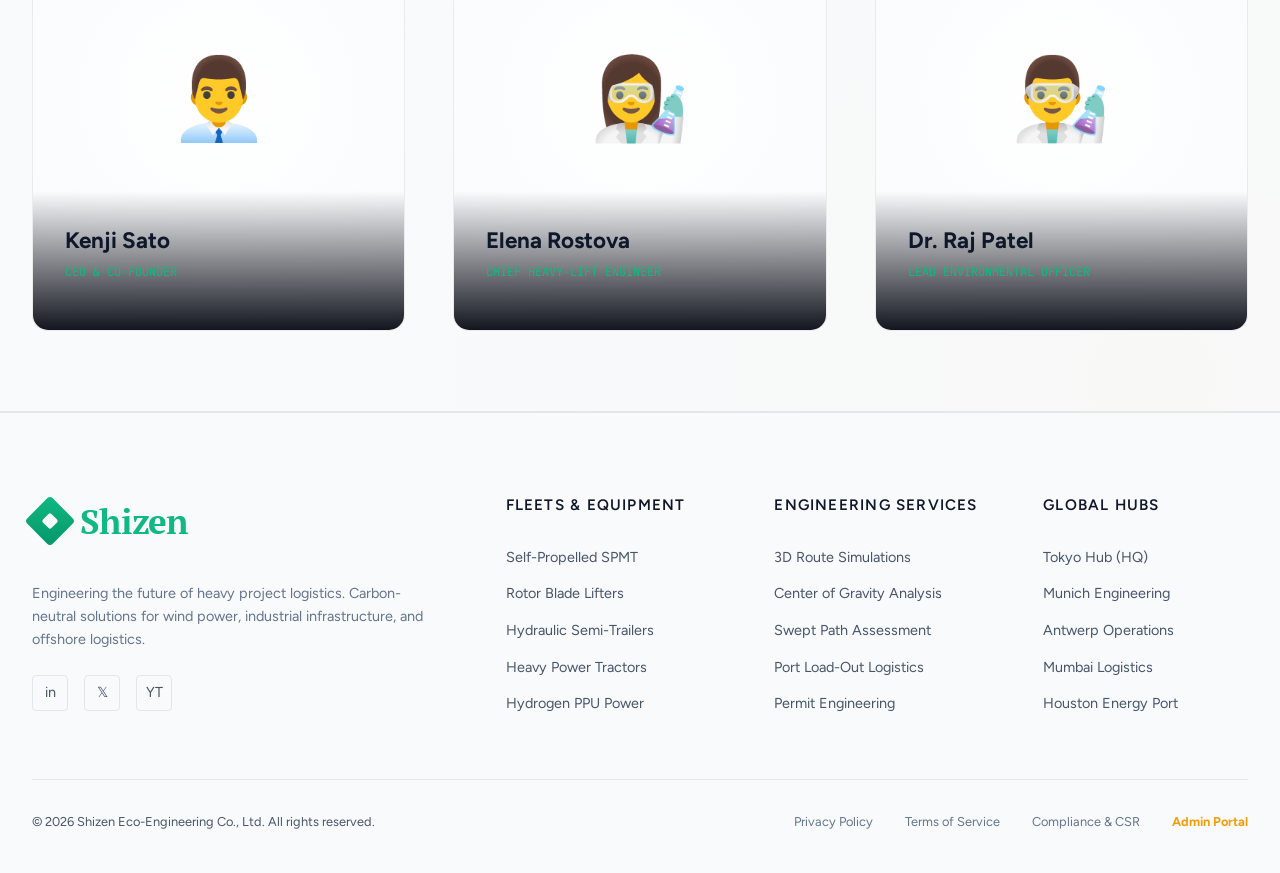
<file: about.html>
<!DOCTYPE html>
<html lang="en">
<head>
    <meta charset="UTF-8">
    <meta name="viewport" content="width=device-width, initial-scale=1.0">
    <!-- Primary SEO Meta Tags -->
    <title>About Us | Shizen - Eco-Engineering & Heavy Logistics</title>
    <meta name="description" content="Discover the history, leadership, and sustainability milestones of Shizen. Read about our horizontal engineering timeline and our heavy-lift executive team.">
    <meta name="keywords" content="Shizen logistics history, Kenji Sato CEO, heavy-lift engineering team, sustainable transport company, timeline of logistics innovation">
    <!-- Favicon (Fallback SVG) -->
    <link rel="icon" href="data:image/svg+xml,<svg xmlns=%22http://www.w3.org/2000/svg%22 viewBox=%220 0 100 100%22><rect width=%22100%22 height=%22100%22 rx=%2220%22 fill=%22%2310b981%22/><circle cx=%2250%22 cy=%2250%22 r=%2225%22 fill=%22%23070a13%22/></svg>">
    <!-- CSS Stylesheet -->
    <link rel="stylesheet" href="styles.css">
</head>
<body>

    <!-- --- Header / Navigation --- -->
    <header id="main-header" class="scrolled">
        <div class="container">
            <a href="index.html" class="logo" id="header-logo">
                <div class="logo-icon"></div><span class="logo-text">Shizen</span>
            </a>
            
            <nav id="navbar">
                <a href="index.html" id="nav-home">Home</a>
                <a href="services.html" id="nav-services">Services</a>
                <a href="about.html" class="active" id="nav-about">About Us</a>
                <a href="blog.html" id="nav-blog">Blog</a>
                <a href="contact.html" id="nav-contact">Contact Us</a>
            </nav>
            
            <button class="mobile-menu-btn" aria-label="Toggle Menu"><span></span><span></span><span></span></button>
            <div class="nav-actions">
                <a href="contact.html" class="btn btn-primary" style="padding: 0.55rem 1.25rem; font-size: 0.85rem;" id="nav-cta-quote">Book Transport</a>
            </div>
        </div>
    </header>

    <!-- --- Sub-Page Hero Header --- -->
    <section class="page-hero" style="background: linear-gradient(to right, rgba(0, 0, 0, 0.9) 0%, rgba(255, 255, 255, 0.6) 100%), url('assets/about-banner.png') center/cover no-repeat;">
        <div class="container">
            <div class="hero-title-prefix">
                <div class="hero-title-line"></div>
                <span>Our Vision, Mission & Team</span>
            </div>
            <h1 class="page-hero-title">Engineering a Greener Future</h1>
            <p class="page-hero-desc">
                Shizen was founded with a singular purpose: to bridge the gap between monumental mechanical logistics and strict ecological responsibility. We prove daily that zero-emission operations can pull the heaviest loads.
            </p>
        </div>
    </section>

    <!-- --- Corporate Engineering Timeline Section --- -->
    <section class="section-bg-darker" style="padding: 5rem 0; border-bottom: 1px solid var(--border-color);">
        <div class="container">
            <div class="section-header" style="text-align: center; margin-bottom: 3rem;">
                <span class="section-pre">Shizen Journey</span>
                <h2>Our Engineering Timeline</h2>
                <p class="color-text-secondary" style="max-width: 600px; margin: 0 auto; font-size:0.95rem;">Drag or scroll horizontally to follow our evolution from a Tokyo tech incubator to a global heavy-lift green pioneer.</p>
            </div>

            <!-- Timeline wrapper -->
            <div class="timeline-container">
                
                <div class="timeline-card glass-panel">
                    <div class="timeline-year">2021</div>
                    <h4>The Foundation</h4>
                    <p class="color-text-secondary" style="font-size: 0.9rem; line-height: 1.5;">
                        Shizen is established in Tokyo, Japan. Pioneering clean hybrid hydrogen power systems specifically engineered for high-torque heavy-duty transports.
                    </p>
                </div>

                <div class="timeline-card glass-panel">
                    <div class="timeline-year">2022</div>
                    <h4>Active Adapter Lift</h4>
                    <p class="color-text-secondary" style="font-size: 0.9rem; line-height: 1.5;">
                        Developed the revolutionary Shizen BladeLifter-S85. Enabling wind turbines to navigate deep mountain corridors by rotating rotor blades dynamically.
                    </p>
                </div>

                <div class="timeline-card glass-panel">
                    <div class="timeline-year">2023</div>
                    <h4>Antwerp Hub Expansion</h4>
                    <p class="color-text-secondary" style="font-size: 0.9rem; line-height: 1.5;">
                        Established our major European Operations terminal in Antwerp, Belgium. Commenced high-precision roll-on/roll-off (RoRo) offshore load-outs.
                    </p>
                </div>

                <div class="timeline-card glass-panel">
                    <div class="timeline-year">2024</div>
                    <h4>100% Zero-Emissions PPU</h4>
                    <p class="color-text-secondary" style="font-size: 0.9rem; line-height: 1.5;">
                        Engineered and deployed a fully autonomous hydrogen-fuel-cell Power Pack Unit (PPU), removing all diesel-hydraulic generators from our SPMT fleet.
                    </p>
                </div>

                <div class="timeline-card glass-panel">
                    <div class="timeline-year">2025</div>
                    <h4>Global 3D Corridor Twin</h4>
                    <p class="color-text-secondary" style="font-size: 0.9rem; line-height: 1.5;">
                        Completed scanning and digitization of over 10,000 kilometers of heavy-haul transport routes, building a comprehensive 3D physics digital twin network.
                    </p>
                </div>

            </div>
        </div>
    </section>

    <!-- --- meet our leaders Section --- -->
    <section style="padding: 5rem 0;">
        <div class="container">
            <div class="section-header" style="text-align: center; margin-bottom: 4rem;">
                <span class="section-pre">The Specialists</span>
                <h2>Meet Our Leadership</h2>
                <p class="color-text-secondary" style="max-width: 600px; margin: 0 auto; font-size:0.95rem;">Our leaders represent the highest echelon of heavy structural mechanics and sustainable drive innovation.</p>
            </div>

            <div class="leader-grid">
                
                <!-- Leader 1: Sato -->
                <div class="leader-card">
                    <div class="leader-photo">👨‍💼</div>
                    <div class="leader-info">
                        <div class="leader-name">Kenji Sato</div>
                        <div class="leader-title">CEO & Co-Founder</div>
                        <div class="leader-bio">
                            Kenji brings over 22 years of heavy logistics expertise. Previously leading major offshore projects at Toyo Marine, he founded Shizen to revolutionize transit sustainability without sacrificing heavy payload execution power.
                        </div>
                    </div>
                </div>

                <!-- Leader 2: Rostova -->
                <div class="leader-card">
                    <div class="leader-photo">👩‍🔬</div>
                    <div class="leader-info">
                        <div class="leader-name">Elena Rostova</div>
                        <div class="leader-title">Chief Heavy-Lift Engineer</div>
                        <div class="leader-bio">
                            Elena oversees all structural integrity, stability calculations, and center of gravity audits. A graduate of Munich Technical University, she is a world-renowned authority on ballast engineering and SPMT matrix safety limits.
                        </div>
                    </div>
                </div>

                <!-- Leader 3: Patel -->
                <div class="leader-card">
                    <div class="leader-photo">👨‍🔬</div>
                    <div class="leader-info">
                        <div class="leader-name">Dr. Raj Patel</div>
                        <div class="leader-title">Lead Environmental Officer</div>
                        <div class="leader-bio">
                            Dr. Patel spearheads our zero-emission drivetrain development. Holding a PhD in electrochemistry, he designed the clean fuel cell systems that propel Shizen's modern fleet with absolute minimum carbon impact.
                        </div>
                    </div>
                </div>

            </div>
        </div>
    </section>

    <!-- --- Footer --- -->
    <footer>
        <div class="container">
            <div class="footer-grid">
                <!-- Branding column -->
                <div class="footer-brand">
                    <a href="index.html" class="logo" style="margin-bottom:0.5rem;" id="footer-logo">
                        <div class="logo-icon"></div><span class="logo-text">Shizen</span>
                    </a>
                    <p>Engineering the future of heavy project logistics. Carbon-neutral solutions for wind power, industrial infrastructure, and offshore logistics.</p>
                    <div class="socials">
                        <a href="#" class="social-icon" aria-label="LinkedIn Account">in</a>
                        <a href="#" class="social-icon" aria-label="Twitter Account">𝕏</a>
                        <a href="#" class="social-icon" aria-label="YouTube Channel">YT</a>
                    </div>
                </div>
                
                <!-- Menu Column 1 -->
                <div class="footer-col">
                    <h4>Fleets & Equipment</h4>
                    <ul>
                        <li><a href="index.html#showroom" id="footer-link-spmt">Self-Propelled SPMT</a></li>
                        <li><a href="index.html#showroom" id="footer-link-blade">Rotor Blade Lifters</a></li>
                        <li><a href="index.html#showroom" id="footer-link-semi">Hydraulic Semi-Trailers</a></li>
                        <li><a href="index.html#showroom" id="footer-link-tractors">Heavy Power Tractors</a></li>
                        <li><a href="index.html#showroom" id="footer-link-ppus">Hydrogen PPU Power</a></li>
                    </ul>
                </div>
                
                <!-- Menu Column 2 -->
                <div class="footer-col">
                    <h4>Engineering Services</h4>
                    <ul>
                        <li><a href="index.html#simulator" id="footer-link-route">3D Route Simulations</a></li>
                        <li><a href="index.html#calculator" id="footer-link-load">Center of Gravity Analysis</a></li>
                        <li><a href="index.html#calculator" id="footer-link-swept">Swept Path Assessment</a></li>
                        <li><a href="index.html#projects" id="footer-link-case">Port Load-Out Logistics</a></li>
                        <li><a href="index.html#projects" id="footer-link-permits">Permit Engineering</a></li>
                    </ul>
                </div>
                
                <!-- Menu Column 3 -->
                <div class="footer-col">
                    <h4>Global Hubs</h4>
                    <ul>
                        <li><a href="contact.html" id="footer-link-japan">Tokyo Hub (HQ)</a></li>
                        <li><a href="contact.html" id="footer-link-germany">Munich Engineering</a></li>
                        <li><a href="contact.html" id="footer-link-belgium">Antwerp Operations</a></li>
                        <li><a href="contact.html" id="footer-link-india">Mumbai Logistics</a></li>
                        <li><a href="contact.html" id="footer-link-usa">Houston Energy Port</a></li>
                    </ul>
                </div>
            </div>
            
            <div class="footer-bottom">
                <p>&copy; 2026 Shizen Eco-Engineering Co., Ltd. All rights reserved.</p>
                <div class="footer-bottom-links">
                    <a href="#" id="footer-link-privacy">Privacy Policy</a>
                    <a href="#" id="footer-link-terms">Terms of Service</a>
                    <a href="#" id="footer-link-compliance">Compliance & CSR</a>
                    <a href="admin.html" id="footer-link-admin" style="color:var(--color-accent-orange); font-weight:bold;">Admin Portal</a>
                </div>
            </div>
        </div>
    </footer>

    <!-- JS Logic Script -->
    <script src="app.js"></script>
</body>
</html>
</file>
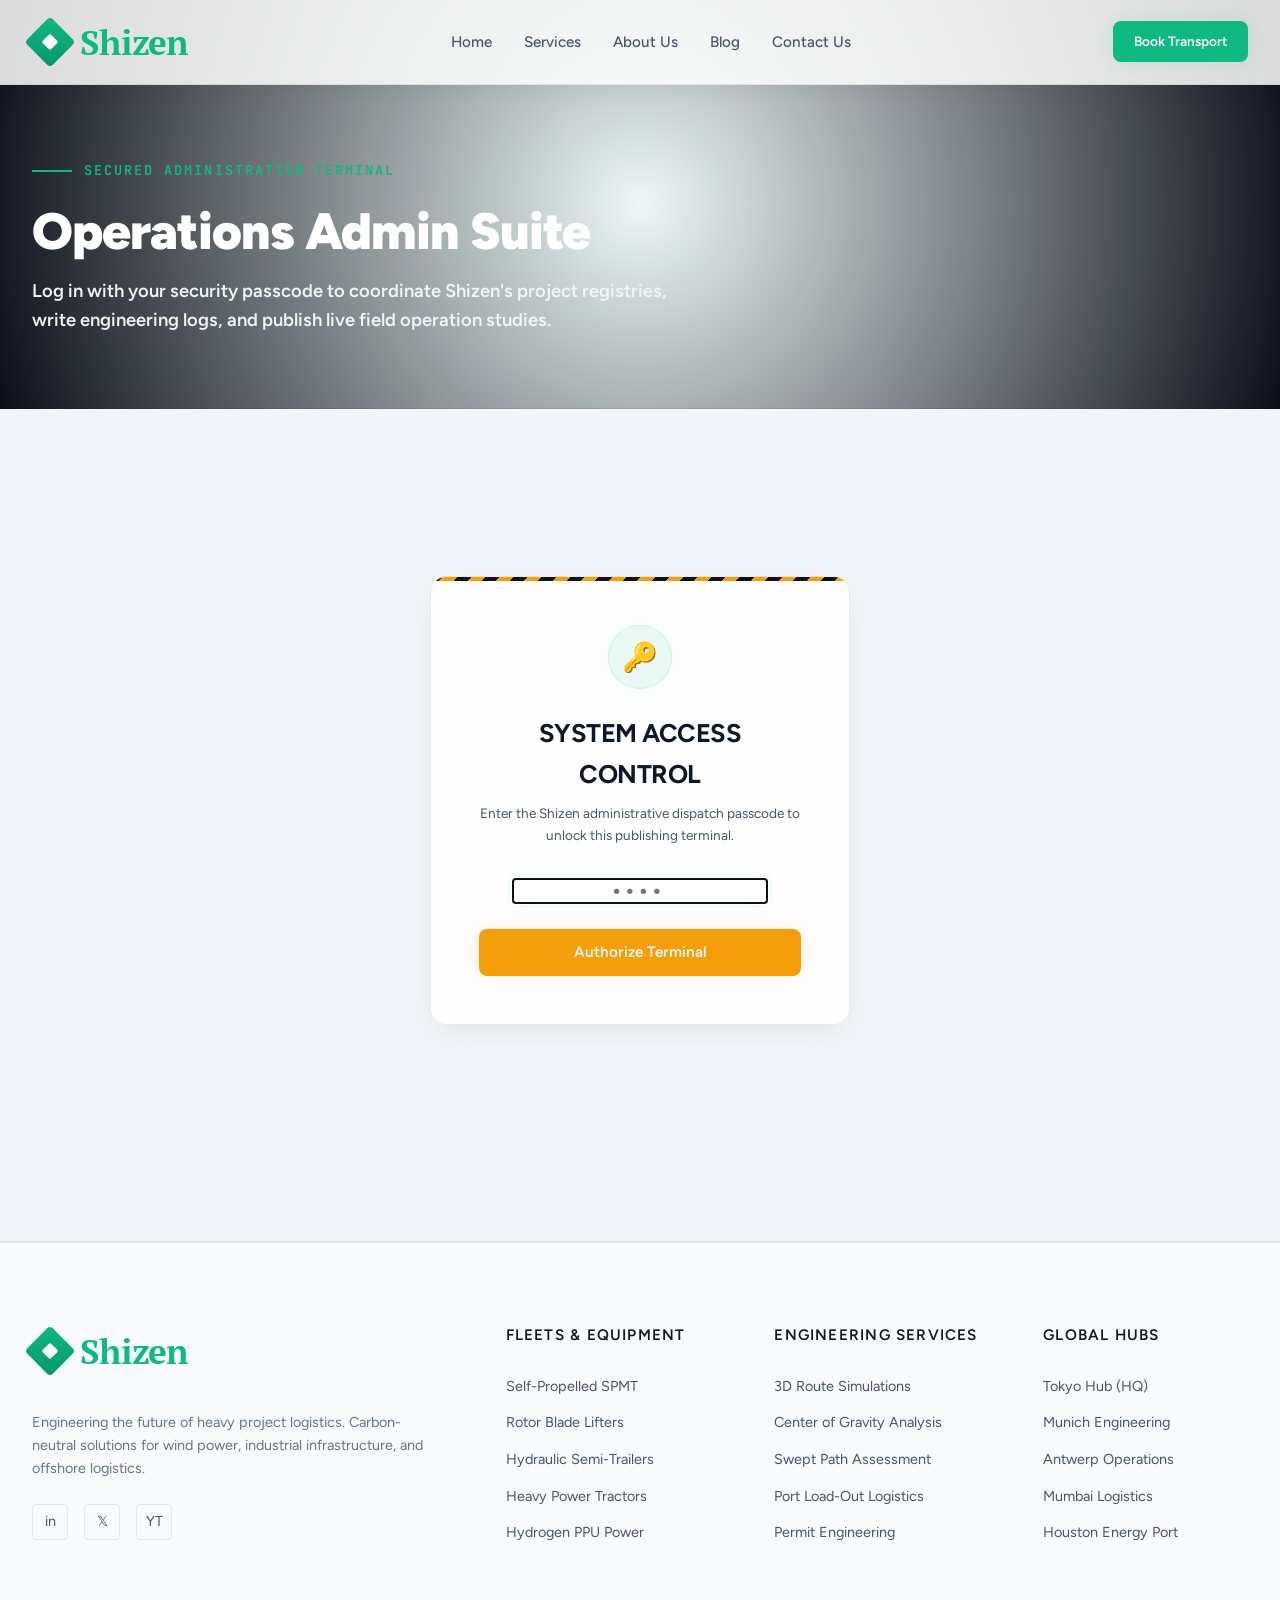
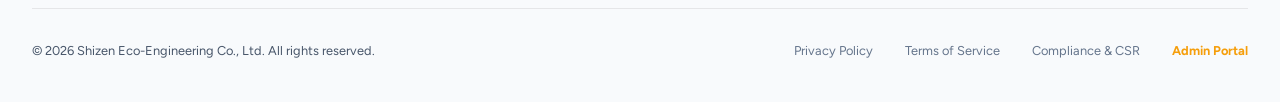
<file: admin.html>
<!DOCTYPE html>
<html lang="en">
<head>
    <meta charset="UTF-8">
    <meta name="viewport" content="width=device-width, initial-scale=1.0">
    <!-- Primary SEO Meta Tags -->
    <title>Admin Portal | Shizen - Eco-Engineering & Heavy Logistics</title>
    <meta name="description" content="Administration suite for Shizen Eco-Engineering. Publish, modify, and manage heavy transport case studies and sustainable engineering reports.">
    <meta name="keywords" content="Shizen admin, logistics dashboard, publish blog, heavy cargo administration">
    <!-- Favicon (Fallback SVG) -->
    <link rel="icon" href="data:image/svg+xml,<svg xmlns=%22http://www.w3.org/2000/svg%22 viewBox=%220 0 100 100%22><rect width=%22100%22 height=%22100%22 rx=%2220%22 fill=%22%2310b981%22/><circle cx=%2250%22 cy=%2250%22 r=%2225%22 fill=%22%23070a13%22/></svg>">
    <!-- CSS Stylesheet -->
    <link rel="stylesheet" href="styles.css">
</head>
<body>

    <!-- --- Header / Navigation --- -->
    <header id="main-header" class="scrolled">
        <div class="container">
            <a href="index.html" class="logo" id="header-logo">
                <div class="logo-icon"></div><span class="logo-text">Shizen</span>
            </a>
            
            <nav id="navbar">
                <a href="index.html" id="nav-home">Home</a>
                <a href="services.html" id="nav-services">Services</a>
                <a href="about.html" id="nav-about">About Us</a>
                <a href="blog.html" id="nav-blog">Blog</a>
                <a href="contact.html" id="nav-contact">Contact Us</a>
            </nav>
            
            <button class="mobile-menu-btn" aria-label="Toggle Menu"><span></span><span></span><span></span></button>
            <div class="nav-actions">
                <a href="contact.html" class="btn btn-primary" style="padding: 0.55rem 1.25rem; font-size: 0.85rem;" id="nav-cta-quote">Book Transport</a>
            </div>
        </div>
    </header>

    <!-- --- Sub-Page Hero Header --- -->
    <section class="page-hero">
        <div class="container">
            <div class="hero-title-prefix">
                <div class="hero-title-line"></div>
                <span>Secured Administration Terminal</span>
            </div>
            <h1 class="page-hero-title">Operations Admin Suite</h1>
            <p class="page-hero-desc">
                Log in with your security passcode to coordinate Shizen's project registries, write engineering logs, and publish live field operation studies.
            </p>
        </div>
    </section>

    <!-- --- Passcode Shield Section --- -->
    <section class="section-bg-darker" style="padding: 2rem 0 5rem 0;">
        <div class="container">
            
            <!-- Lock Screen View -->
            <div class="admin-lock-screen" id="admin-lock-screen">
                <div class="glass-panel hazard-border lock-card">
                    <div class="lock-icon-glow">🔑</div>
                    <h3>SYSTEM ACCESS CONTROL</h3>
                    <p>Enter the Shizen administrative dispatch passcode to unlock this publishing terminal.</p>
                    
                    <form id="admin-passcode-form">
                        <div class="passcode-input-group">
                            <input type="password" id="admin-passcode" placeholder="••••" required autofocus maxlength="12" aria-label="Enter security passcode">
                        </div>
                        <button type="submit" class="btn btn-warning" style="width: 100%;">Authorize Terminal</button>
                    </form>
                    <div class="lock-error-msg" id="lock-error-msg">ACCESS DENIED. RE-ENTER PASSCODE.</div>
                </div>
            </div>

            <!-- Admin Dashboard Console (Hidden by default) -->
            <div class="admin-dashboard-container" id="admin-dashboard" style="display:none;">
                
                <div class="admin-header-row">
                    <div>
                        <h2>Console Coordinator</h2>
                        <p class="color-text-secondary" style="font-size:0.95rem; margin-top:0.25rem;">Active Session: Heavy-Lift Operations Dispatch Terminal</p>
                    </div>
                    <button class="btn btn-outline" id="btn-admin-logout" style="padding: 0.6rem 1.5rem; font-size:0.85rem;">Disconnect Session</button>
                </div>

                <div class="admin-grid">
                    
                    <!-- Left Column: Blog Composer Console -->
                    <div class="glass-panel emerald-border admin-form-panel">
                        <h3 id="admin-form-title">Compose Engineering Article</h3>
                        
                        <form id="admin-blog-form" style="display:flex; flex-direction:column; gap:1.5rem;">
                            
                            <div class="form-group" style="display:flex; flex-direction:column; gap:0.5rem;">
                                <label for="blog-title" style="font-family:var(--font-mono); font-size:0.75rem; text-transform:uppercase; color:var(--color-text-muted);">Article Headline</label>
                                <input type="text" id="blog-title" required placeholder="e.g. Center of Gravity Math in RoRo load-outs" style="background: rgba(7, 10, 19, 0.5);">
                            </div>

                            <div class="form-group-row">
                                <div class="form-group" style="display:flex; flex-direction:column; gap:0.5rem;">
                                    <label for="blog-category" style="font-family:var(--font-mono); font-size:0.75rem; text-transform:uppercase; color:var(--color-text-muted);">Category Classification</label>
                                    <select id="blog-category" required style="background: rgba(7, 10, 19, 0.5);">
                                        <option value="Field Report">Field Report</option>
                                        <option value="Technology">Technology</option>
                                        <option value="Marine Logistics">Marine Logistics</option>
                                    </select>
                                </div>
                                <div class="form-group" style="display:flex; flex-direction:column; gap:0.5rem;">
                                    <label for="blog-cover" style="font-family:var(--font-mono); font-size:0.75rem; text-transform:uppercase; color:var(--color-text-muted);">Cover Icon Emoji</label>
                                    <input type="text" id="blog-cover" required placeholder="e.g. 🏔️" style="background: rgba(7, 10, 19, 0.5);">
                                    <div class="preset-emoji-select">
                                        <button type="button" class="emoji-btn">🏔️</button>
                                        <button type="button" class="emoji-btn">⚡</button>
                                        <button type="button" class="emoji-btn">⚓</button>
                                        <button type="button" class="emoji-btn">🚛</button>
                                        <button type="button" class="emoji-btn">🍃</button>
                                    </div>
                                </div>
                            </div>

                            <div class="form-group" style="display:flex; flex-direction:column; gap:0.5rem;">
                                <label for="blog-excerpt" style="font-family:var(--font-mono); font-size:0.75rem; text-transform:uppercase; color:var(--color-text-muted);">Article Brief Excerpt</label>
                                <textarea id="blog-excerpt" required placeholder="A short, catchy summary of the case study details displayed on cards..." rows="2" style="background: rgba(7, 10, 19, 0.5); min-height: 70px;"></textarea>
                            </div>

                            <div class="form-group" style="display:flex; flex-direction:column; gap:0.5rem;">
                                <label for="blog-content" style="font-family:var(--font-mono); font-size:0.75rem; text-transform:uppercase; color:var(--color-text-muted);">Full Detailed Body Content (HTML Allowed)</label>
                                <textarea id="blog-content" required placeholder="Use standard paragraph tags <p> and subtitles <h4> to style your text..." rows="8" style="background: rgba(7, 10, 19, 0.5); min-height: 180px;"></textarea>
                            </div>

                            <!-- SEO Meta Data section -->
                            <div style="border-top: 1px dashed var(--border-color); padding-top: 1.5rem; margin-top: 0.5rem;">
                                <h4 style="font-size: 0.85rem; font-family:var(--font-mono); text-transform:uppercase; color:var(--color-accent-orange); margin-bottom:1.25rem;">SEO META MANAGER</h4>
                                
                                <div class="form-group" style="display:flex; flex-direction:column; gap:0.5rem; margin-bottom:1rem;">
                                    <label for="blog-seo-title" style="font-family:var(--font-mono); font-size:0.7rem; text-transform:uppercase; color:var(--color-text-muted);">Custom Page Title Tag</label>
                                    <input type="text" id="blog-seo-title" placeholder="Recommended: 50-60 characters" style="background: rgba(7, 10, 19, 0.5); font-size:0.85rem; padding: 0.75rem 1rem;">
                                </div>

                                <div class="form-group" style="display:flex; flex-direction:column; gap:0.5rem; margin-bottom:1rem;">
                                    <label for="blog-seo-desc" style="font-family:var(--font-mono); font-size:0.7rem; text-transform:uppercase; color:var(--color-text-muted);">Custom Meta Description</label>
                                    <input type="text" id="blog-seo-desc" placeholder="Recommended: 150-160 characters" style="background: rgba(7, 10, 19, 0.5); font-size:0.85rem; padding: 0.75rem 1rem;">
                                </div>

                                <div class="form-group" style="display:flex; flex-direction:column; gap:0.5rem;">
                                    <label for="blog-seo-keywords" style="font-family:var(--font-mono); font-size:0.7rem; text-transform:uppercase; color:var(--color-text-muted);">Custom Meta Keywords</label>
                                    <input type="text" id="blog-seo-keywords" placeholder="e.g. wind logistics, SPMT specs, engineering" style="background: rgba(7, 10, 19, 0.5); font-size:0.85rem; padding: 0.75rem 1rem;">
                                </div>
                            </div>

                            <button type="submit" class="btn btn-primary" id="btn-submit-blog" style="margin-top: 1.5rem; width: 100%;">Publish Article Live</button>
                        </form>
                    </div>

                    <!-- Right Column: Table Registry of Published Articles -->
                    <div class="glass-panel hazard-border admin-registry-panel">
                        <h3>Article Repository</h3>
                        <p class="color-text-secondary" style="font-size:0.85rem; margin-top:-0.5rem; margin-bottom:1.5rem;">Manage active case studies. Edited articles publish instantly; deletions purge them completely from standard listings.</p>
                        
                        <div class="registry-table-wrapper">
                            <table class="registry-table">
                                <thead>
                                    <tr>
                                        <th style="width: 50px;">Icon</th>
                                        <th>Headline & Ref ID</th>
                                        <th>Category</th>
                                        <th style="width: 130px;">Action</th>
                                    </tr>
                                </thead>
                                <tbody id="registry-table-body">
                                    <!-- Table rows populated dynamically via JS -->
                                </tbody>
                            </table>
                        </div>
                    </div>

                </div>

            </div>

        </div>
    </section>

    <!-- --- Footer --- -->
    <footer>
        <div class="container">
            <div class="footer-grid">
                <!-- Branding column -->
                <div class="footer-brand">
                    <a href="index.html" class="logo" style="margin-bottom:0.5rem;" id="footer-logo">
                        <div class="logo-icon"></div><span class="logo-text">Shizen</span>
                    </a>
                    <p>Engineering the future of heavy project logistics. Carbon-neutral solutions for wind power, industrial infrastructure, and offshore logistics.</p>
                    <div class="socials">
                        <a href="#" class="social-icon" aria-label="LinkedIn Account">in</a>
                        <a href="#" class="social-icon" aria-label="Twitter Account">𝕏</a>
                        <a href="#" class="social-icon" aria-label="YouTube Channel">YT</a>
                    </div>
                </div>
                
                <!-- Menu Column 1 -->
                <div class="footer-col">
                    <h4>Fleets & Equipment</h4>
                    <ul>
                        <li><a href="index.html#showroom" id="footer-link-spmt">Self-Propelled SPMT</a></li>
                        <li><a href="index.html#showroom" id="footer-link-blade">Rotor Blade Lifters</a></li>
                        <li><a href="index.html#showroom" id="footer-link-semi">Hydraulic Semi-Trailers</a></li>
                        <li><a href="index.html#showroom" id="footer-link-tractors">Heavy Power Tractors</a></li>
                        <li><a href="index.html#showroom" id="footer-link-ppus">Hydrogen PPU Power</a></li>
                    </ul>
                </div>
                
                <!-- Menu Column 2 -->
                <div class="footer-col">
                    <h4>Engineering Services</h4>
                    <ul>
                        <li><a href="index.html#simulator" id="footer-link-route">3D Route Simulations</a></li>
                        <li><a href="index.html#calculator" id="footer-link-load">Center of Gravity Analysis</a></li>
                        <li><a href="index.html#calculator" id="footer-link-swept">Swept Path Assessment</a></li>
                        <li><a href="index.html#projects" id="footer-link-case">Port Load-Out Logistics</a></li>
                        <li><a href="index.html#projects" id="footer-link-permits">Permit Engineering</a></li>
                    </ul>
                </div>
                
                <!-- Menu Column 3 -->
                <div class="footer-col">
                    <h4>Global Hubs</h4>
                    <ul>
                        <li><a href="contact.html" id="footer-link-japan">Tokyo Hub (HQ)</a></li>
                        <li><a href="contact.html" id="footer-link-germany">Munich Engineering</a></li>
                        <li><a href="contact.html" id="footer-link-belgium">Antwerp Operations</a></li>
                        <li><a href="contact.html" id="footer-link-india">Mumbai Logistics</a></li>
                        <li><a href="contact.html" id="footer-link-usa">Houston Energy Port</a></li>
                    </ul>
                </div>
            </div>
            
            <div class="footer-bottom">
                <p>&copy; 2026 Shizen Eco-Engineering Co., Ltd. All rights reserved.</p>
                <div class="footer-bottom-links">
                    <a href="#" id="footer-link-privacy">Privacy Policy</a>
                    <a href="#" id="footer-link-terms">Terms of Service</a>
                    <a href="#" id="footer-link-compliance">Compliance & CSR</a>
                    <a href="admin.html" id="footer-link-admin" style="color:var(--color-accent-orange); font-weight:bold;">Admin Portal</a>
                </div>
            </div>
        </div>
    </footer>

    <!-- JS Logic Script -->
    <script src="app.js"></script>
</body>
</html>
</file>
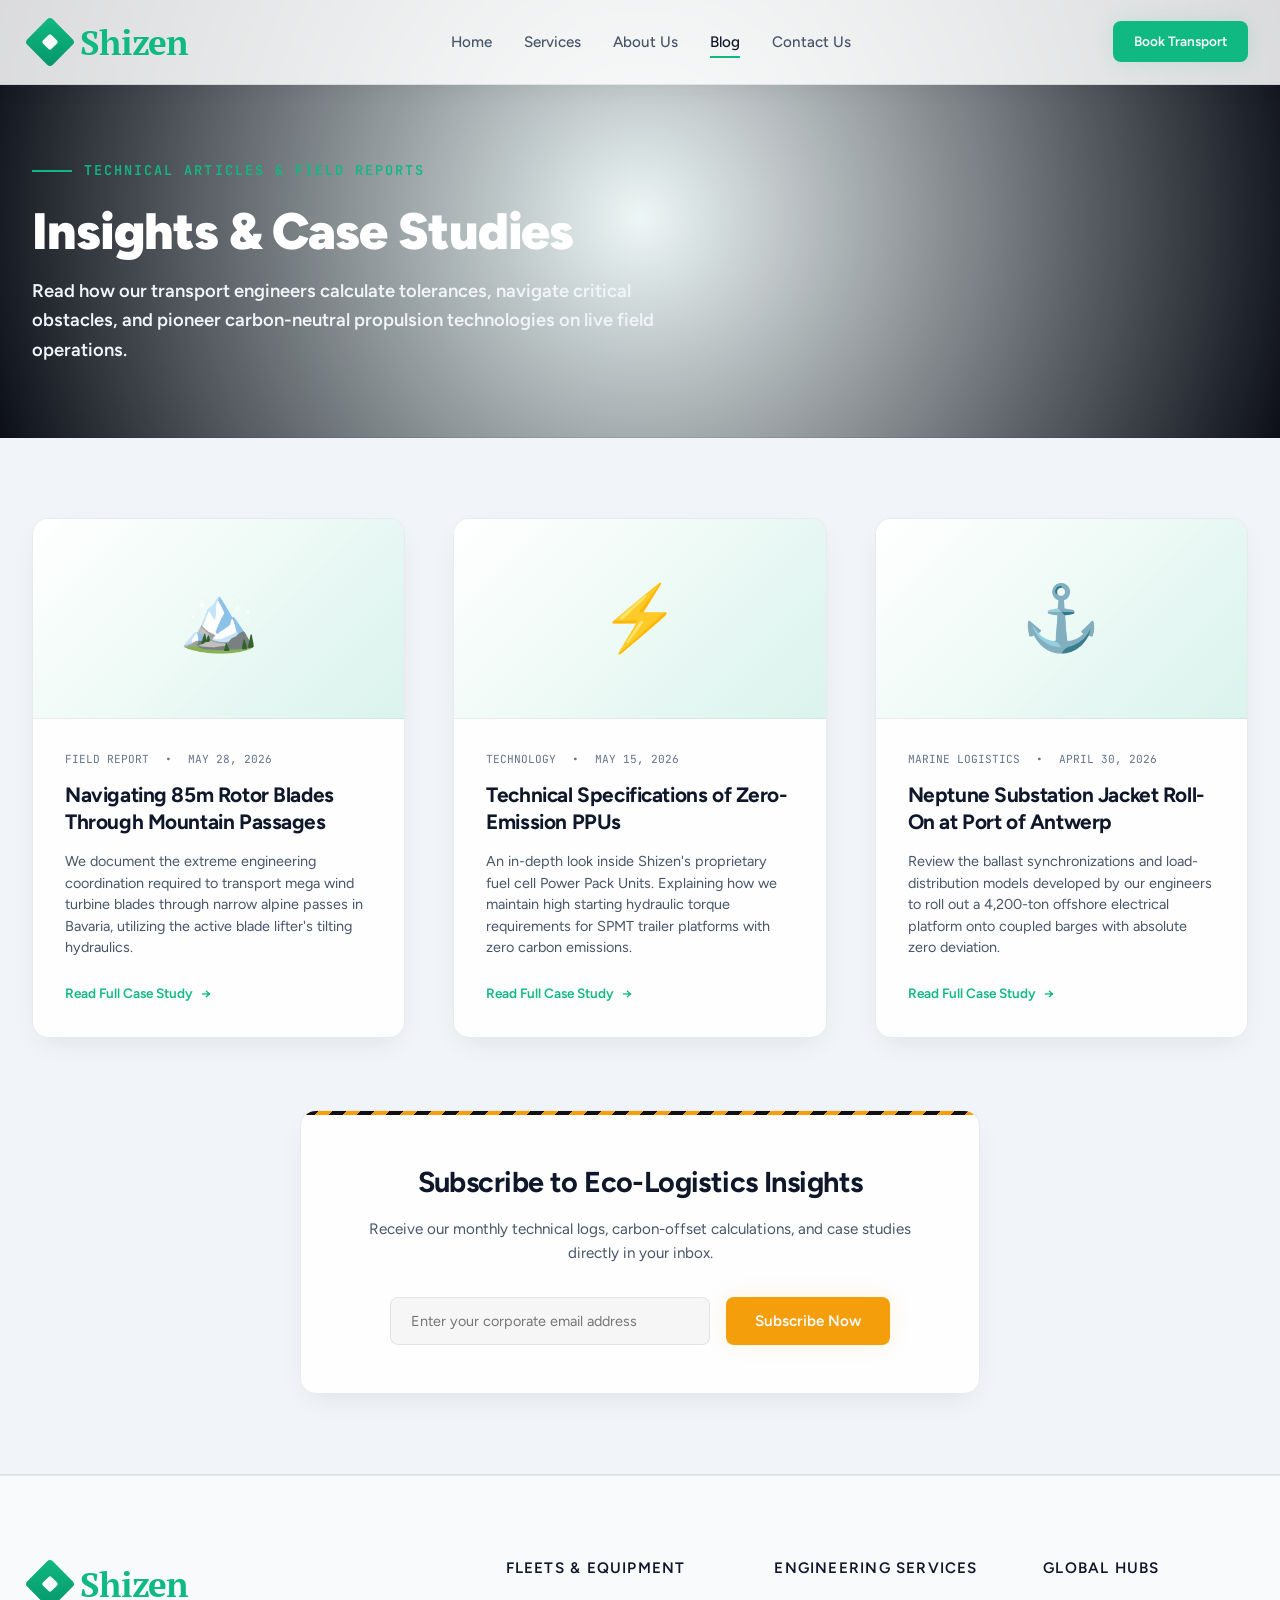
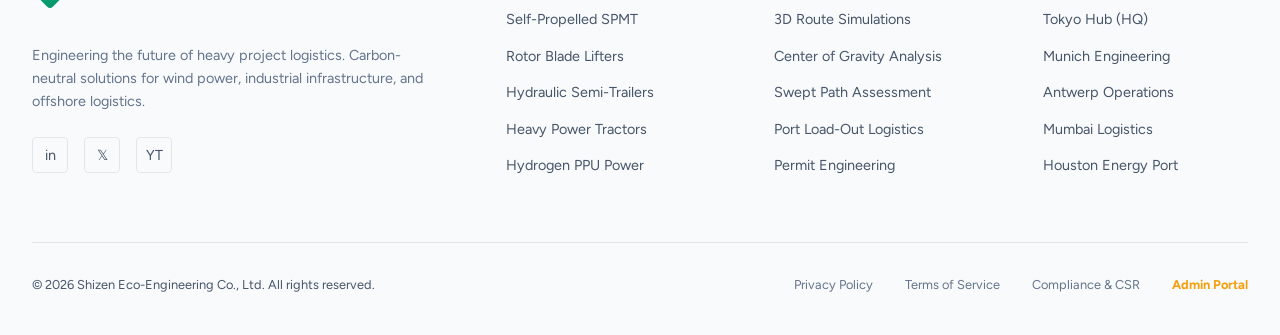
<file: blog.html>
<!DOCTYPE html>
<html lang="en">
<head>
    <meta charset="UTF-8">
    <meta name="viewport" content="width=device-width, initial-scale=1.0">
    <!-- Primary SEO Meta Tags -->
    <title>Blog & Case Studies | Shizen - Eco-Engineering & Heavy Logistics</title>
    <meta name="description" content="Explore Shizen's project reports, case studies, and green technology updates. Read about rotor blade transport, hydrogen PPU designs, and marine load-outs.">
    <meta name="keywords" content="heavy transport blog, logistics case studies, hydrogen fuel cell power, wind power logistics reports, heavy-lift news">
    <!-- Favicon (Fallback SVG) -->
    <link rel="icon" href="data:image/svg+xml,<svg xmlns=%22http://www.w3.org/2000/svg%22 viewBox=%220 0 100 100%22><rect width=%22100%22 height=%22100%22 rx=%2220%22 fill=%22%2310b981%22/><circle cx=%2250%22 cy=%2250%22 r=%2225%22 fill=%22%23070a13%22/></svg>">
    <!-- CSS Stylesheet -->
    <link rel="stylesheet" href="styles.css">
</head>
<body>

    <!-- --- Header / Navigation --- -->
    <header id="main-header" class="scrolled">
        <div class="container">
            <a href="index.html" class="logo" id="header-logo">
                <div class="logo-icon"></div><span class="logo-text">Shizen</span>
            </a>
            
            <nav id="navbar">
                <a href="index.html" id="nav-home">Home</a>
                <a href="services.html" id="nav-services">Services</a>
                <a href="about.html" id="nav-about">About Us</a>
                <a href="blog.html" class="active" id="nav-blog">Blog</a>
                <a href="contact.html" id="nav-contact">Contact Us</a>
            </nav>
            
            <button class="mobile-menu-btn" aria-label="Toggle Menu"><span></span><span></span><span></span></button>
            <div class="nav-actions">
                <a href="contact.html" class="btn btn-primary" style="padding: 0.55rem 1.25rem; font-size: 0.85rem;" id="nav-cta-quote">Book Transport</a>
            </div>
        </div>
    </header>

    <!-- --- Sub-Page Hero Header --- -->
    <section class="page-hero">
        <div class="container">
            <div class="hero-title-prefix">
                <div class="hero-title-line"></div>
                <span>Technical Articles & Field Reports</span>
            </div>
            <h1 class="page-hero-title">Insights & Case Studies</h1>
            <p class="page-hero-desc">
                Read how our transport engineers calculate tolerances, navigate critical obstacles, and pioneer carbon-neutral propulsion technologies on live field operations.
            </p>
        </div>
    </section>

    <!-- --- Blog Articles Grid Section --- -->
    <section class="section-bg-darker" style="padding: 5rem 0; border-bottom: 1px solid var(--border-color);">
        <div class="container">
            <div class="blog-masonry" id="dynamic-blog-container">
                <!-- Dynamically populated via app.js mock database -->
            </div>

            <!-- --- Newsletter Signup Card --- -->
            <div class="glass-panel hazard-border newsletter-card">
                <h3>Subscribe to Eco-Logistics Insights</h3>
                <p>Receive our monthly technical logs, carbon-offset calculations, and case studies directly in your inbox.</p>
                
                <form id="blog-newsletter-form" class="newsletter-form">
                    <input type="email" placeholder="Enter your corporate email address" required aria-label="Corporate Email Input">
                    <button type="submit" class="btn btn-warning" style="white-space: nowrap;">Subscribe Now</button>
                </form>
            </div>

        </div>
    </section>

    <!-- --- Footer --- -->
    <footer>
        <div class="container">
            <div class="footer-grid">
                <!-- Branding column -->
                <div class="footer-brand">
                    <a href="index.html" class="logo" style="margin-bottom:0.5rem;" id="footer-logo">
                        <div class="logo-icon"></div><span class="logo-text">Shizen</span>
                    </a>
                    <p>Engineering the future of heavy project logistics. Carbon-neutral solutions for wind power, industrial infrastructure, and offshore logistics.</p>
                    <div class="socials">
                        <a href="#" class="social-icon" aria-label="LinkedIn Account">in</a>
                        <a href="#" class="social-icon" aria-label="Twitter Account">𝕏</a>
                        <a href="#" class="social-icon" aria-label="YouTube Channel">YT</a>
                    </div>
                </div>
                
                <!-- Menu Column 1 -->
                <div class="footer-col">
                    <h4>Fleets & Equipment</h4>
                    <ul>
                        <li><a href="index.html#showroom" id="footer-link-spmt">Self-Propelled SPMT</a></li>
                        <li><a href="index.html#showroom" id="footer-link-blade">Rotor Blade Lifters</a></li>
                        <li><a href="index.html#showroom" id="footer-link-semi">Hydraulic Semi-Trailers</a></li>
                        <li><a href="index.html#showroom" id="footer-link-tractors">Heavy Power Tractors</a></li>
                        <li><a href="index.html#showroom" id="footer-link-ppus">Hydrogen PPU Power</a></li>
                    </ul>
                </div>
                
                <!-- Menu Column 2 -->
                <div class="footer-col">
                    <h4>Engineering Services</h4>
                    <ul>
                        <li><a href="index.html#simulator" id="footer-link-route">3D Route Simulations</a></li>
                        <li><a href="index.html#calculator" id="footer-link-load">Center of Gravity Analysis</a></li>
                        <li><a href="index.html#calculator" id="footer-link-swept">Swept Path Assessment</a></li>
                        <li><a href="index.html#projects" id="footer-link-case">Port Load-Out Logistics</a></li>
                        <li><a href="index.html#projects" id="footer-link-permits">Permit Engineering</a></li>
                    </ul>
                </div>
                
                <!-- Menu Column 3 -->
                <div class="footer-col">
                    <h4>Global Hubs</h4>
                    <ul>
                        <li><a href="contact.html" id="footer-link-japan">Tokyo Hub (HQ)</a></li>
                        <li><a href="contact.html" id="footer-link-germany">Munich Engineering</a></li>
                        <li><a href="contact.html" id="footer-link-belgium">Antwerp Operations</a></li>
                        <li><a href="contact.html" id="footer-link-india">Mumbai Logistics</a></li>
                        <li><a href="contact.html" id="footer-link-usa">Houston Energy Port</a></li>
                    </ul>
                </div>
            </div>
            
            <div class="footer-bottom">
                <p>&copy; 2026 Shizen Eco-Engineering Co., Ltd. All rights reserved.</p>
                <div class="footer-bottom-links">
                    <a href="#" id="footer-link-privacy">Privacy Policy</a>
                    <a href="#" id="footer-link-terms">Terms of Service</a>
                    <a href="#" id="footer-link-compliance">Compliance & CSR</a>
                    <a href="admin.html" id="footer-link-admin" style="color:var(--color-accent-orange); font-weight:bold;">Admin Portal</a>
                </div>
            </div>
        </div>
    </footer>

    <!-- --- Dynamic Blog Details Viewer Modal --- -->
    <div class="blog-modal-overlay" id="blog-details-modal">
        <div class="blog-modal-window">
            <button class="blog-modal-close-btn" aria-label="Close Detailed View Modal">×</button>
            <div class="blog-modal-hero-cover">🏔️</div>
            <div class="blog-modal-content">
                <div class="blog-meta">
                    <span>Field Report</span>
                    <span>•</span>
                    <span>May 28, 2026</span>
                </div>
                <h2 class="blog-modal-title">Dynamic Title</h2>
                <div class="blog-modal-body-text">
                    <!-- Populated dynamically via JS -->
                </div>
            </div>
        </div>
    </div>

    <!-- JS Logic Script -->
    <script src="app.js"></script>
</body>
</html>
</file>
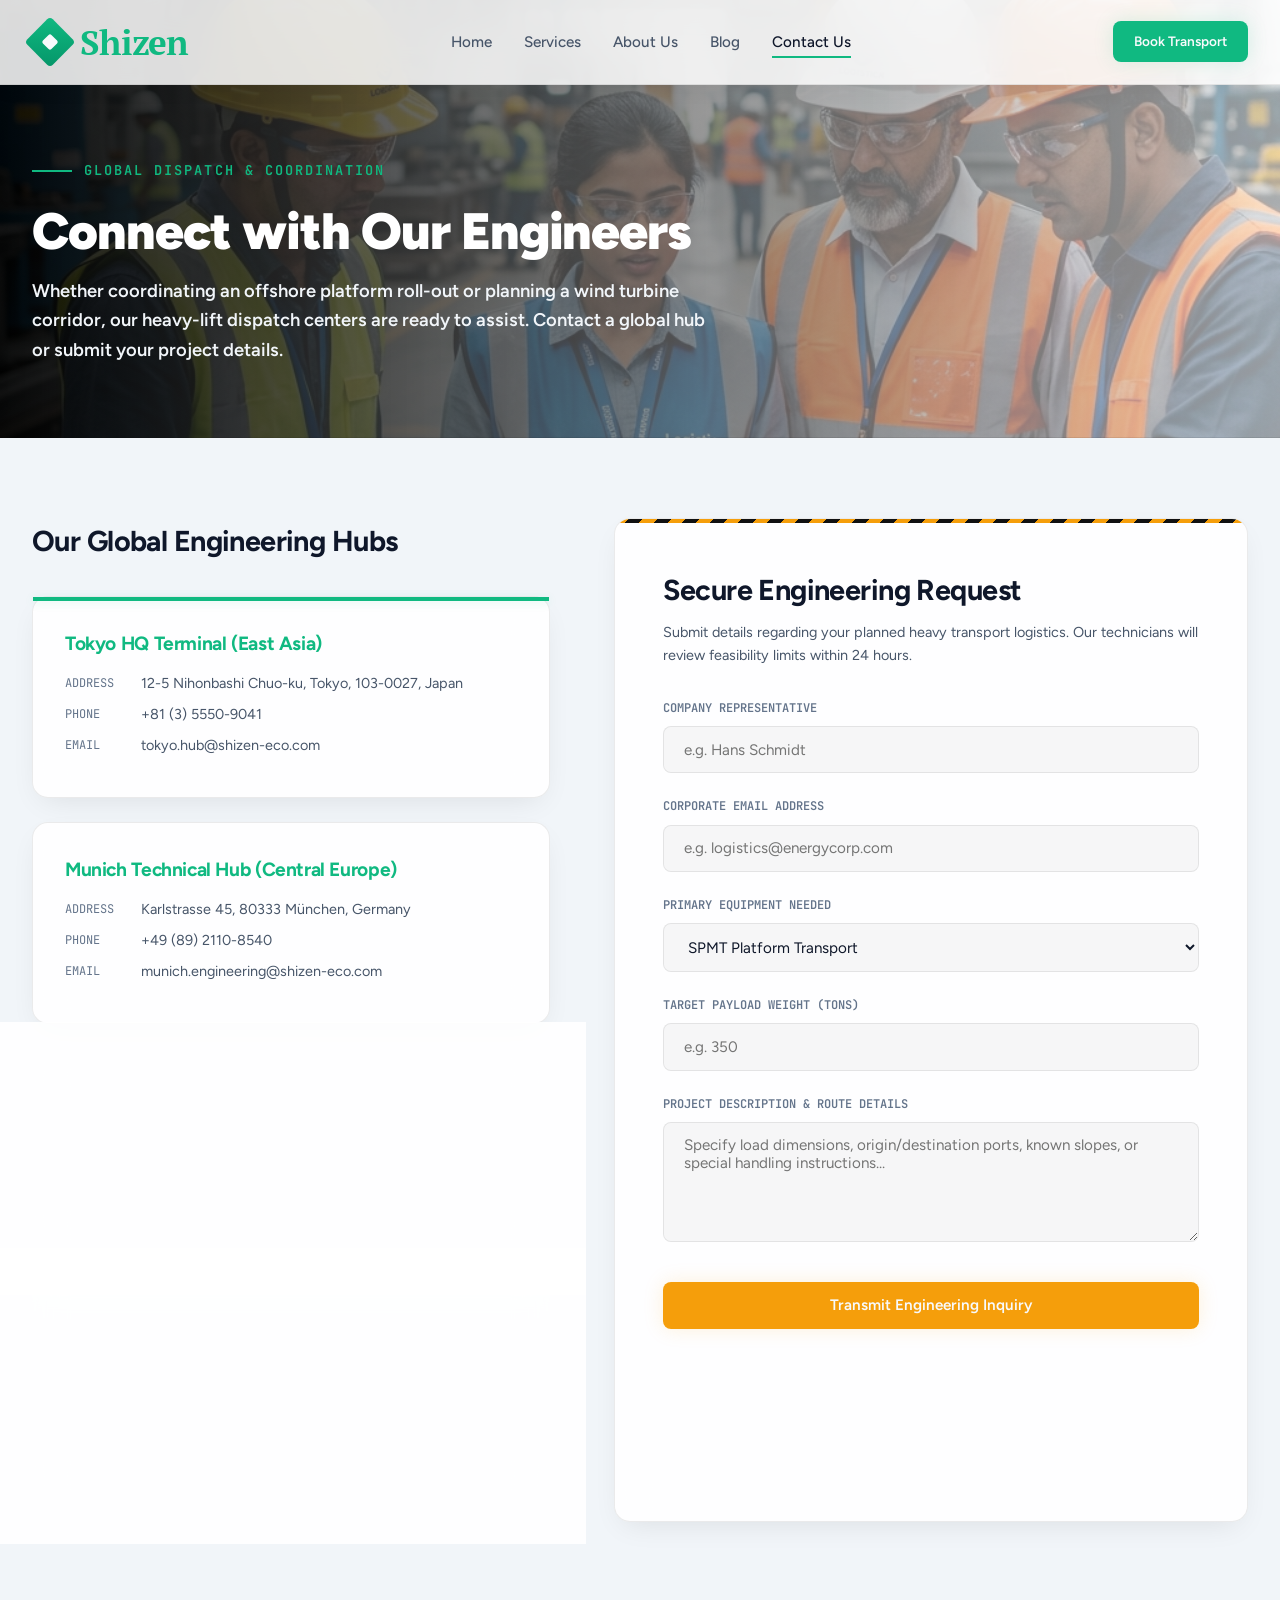
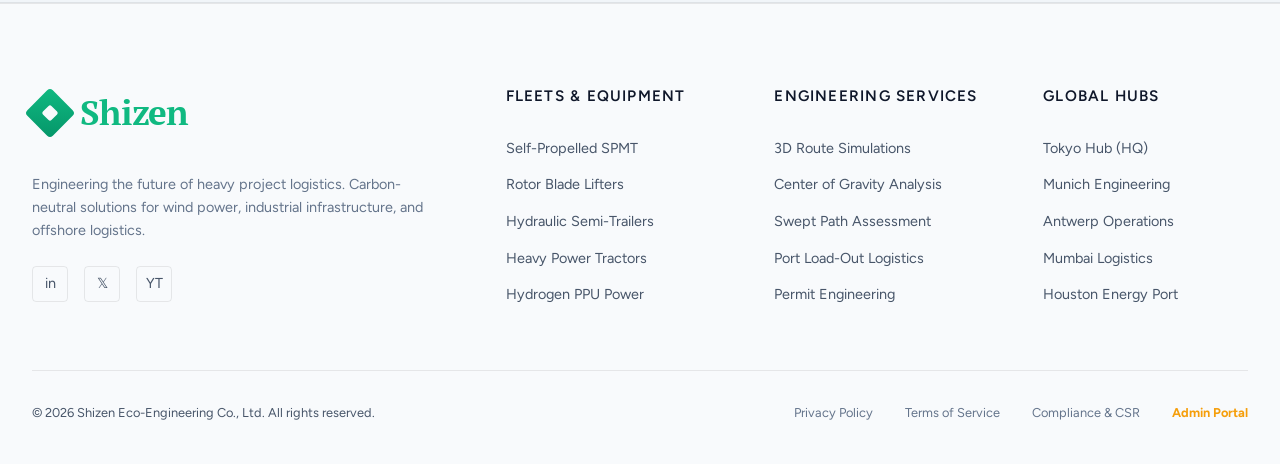
<file: contact.html>
<!DOCTYPE html>
<html lang="en">
<head>
    <meta charset="UTF-8">
    <meta name="viewport" content="width=device-width, initial-scale=1.0">
    <!-- Primary SEO Meta Tags -->
    <title>Contact Us | Shizen - Eco-Engineering & Heavy Logistics</title>
    <meta name="description" content="Reach Shizen's global logistics dispatch and engineering hubs. Contact our Tokyo, Munich, Antwerp, or Mumbai offices, or submit a heavy transport inquiry.">
    <meta name="keywords" content="contact Shizen logistics, Tokyo heavy transport office, Munich engineering hub, logistics request form, transport quote inquiry">
    <!-- Favicon (Fallback SVG) -->
    <link rel="icon" href="data:image/svg+xml,<svg xmlns=%22http://www.w3.org/2000/svg%22 viewBox=%220 0 100 100%22><rect width=%22100%22 height=%22100%22 rx=%2220%22 fill=%22%2310b981%22/><circle cx=%2250%22 cy=%2250%22 r=%2225%22 fill=%22%23070a13%22/></svg>">
    <!-- CSS Stylesheet -->
    <link rel="stylesheet" href="styles.css">
</head>
<body>

    <!-- --- Header / Navigation --- -->
    <header id="main-header" class="scrolled">
        <div class="container">
            <a href="index.html" class="logo" id="header-logo">
                <div class="logo-icon"></div><span class="logo-text">Shizen</span>
            </a>
            
            <nav id="navbar">
                <a href="index.html" id="nav-home">Home</a>
                <a href="services.html" id="nav-services">Services</a>
                <a href="about.html" id="nav-about">About Us</a>
                <a href="blog.html" id="nav-blog">Blog</a>
                <a href="contact.html" class="active" id="nav-contact">Contact Us</a>
            </nav>
            
            <button class="mobile-menu-btn" aria-label="Toggle Menu"><span></span><span></span><span></span></button>
            <div class="nav-actions">
                <a href="contact.html" class="btn btn-primary" style="padding: 0.55rem 1.25rem; font-size: 0.85rem;" id="nav-cta-quote">Book Transport</a>
            </div>
        </div>
    </header>

    <!-- --- Sub-Page Hero Header --- -->
    <section class="page-hero" style="background: linear-gradient(to right, rgba(0, 0, 0, 0.9) 0%, rgba(255, 255, 255, 0.6) 100%), url('assets/contact-banner.png') center/cover no-repeat;">
        <div class="container">
            <div class="hero-title-prefix">
                <div class="hero-title-line"></div>
                <span>Global Dispatch & Coordination</span>
            </div>
            <h1 class="page-hero-title">Connect with Our Engineers</h1>
            <p class="page-hero-desc">
                Whether coordinating an offshore platform roll-out or planning a wind turbine corridor, our heavy-lift dispatch centers are ready to assist. Contact a global hub or submit your project details.
            </p>
        </div>
    </section>

    <!-- --- Contact Grid Deck Section --- -->
    <section class="section-bg-darker" style="padding: 5rem 0; border-bottom: 1px solid var(--border-color);">
        <div class="container">
            <div class="contact-grid">
                
                <!-- Left Column: Global HQ Hubs -->
                <div class="office-deck">
                    <h3 style="margin-bottom:2rem; font-size:1.8rem;">Our Global Engineering Hubs</h3>
                    
                    <!-- Office 1: Tokyo -->
                    <div class="office-card glass-panel emerald-border">
                        <h4>Tokyo HQ Terminal (East Asia)</h4>
                        <div class="office-info-row">
                            <label>Address</label>
                            <span>12-5 Nihonbashi Chuo-ku, Tokyo, 103-0027, Japan</span>
                        </div>
                        <div class="office-info-row">
                            <label>Phone</label>
                            <span>+81 (3) 5550-9041</span>
                        </div>
                        <div class="office-info-row">
                            <label>Email</label>
                            <span>tokyo.hub@shizen-eco.com</span>
                        </div>
                    </div>

                    <!-- Office 2: Munich -->
                    <div class="office-card glass-panel">
                        <h4>Munich Technical Hub (Central Europe)</h4>
                        <div class="office-info-row">
                            <label>Address</label>
                            <span>Karlstrasse 45, 80333 München, Germany</span>
                        </div>
                        <div class="office-info-row">
                            <label>Phone</label>
                            <span>+49 (89) 2110-8540</span>
                        </div>
                        <div class="office-info-row">
                            <label>Email</label>
                            <span>munich.engineering@shizen-eco.com</span>
                        </div>
                    </div>

                    <!-- Office 3: Antwerp -->
                    <div class="office-card glass-panel">
                        <h4>Antwerp Port Operations (Maritime Logistics)</h4>
                        <div class="office-info-row">
                            <label>Address</label>
                            <span>Haven 500, 2030 Antwerpen, Belgium</span>
                        </div>
                        <div class="office-info-row">
                            <label>Phone</label>
                            <span>+32 (3) 800-4288</span>
                        </div>
                        <div class="office-info-row">
                            <label>Email</label>
                            <span>antwerp.port@shizen-eco.com</span>
                        </div>
                    </div>

                    <!-- Office 4: Mumbai -->
                    <div class="office-card glass-panel">
                        <h4>Mumbai Logistics Terminal (South Asia)</h4>
                        <div class="office-info-row">
                            <label>Address</label>
                            <span>Prism Tower, Mindspace, Malad West, Mumbai, 400064, India</span>
                        </div>
                        <div class="office-info-row">
                            <label>Phone</label>
                            <span>+91 (22) 6120-7790</span>
                        </div>
                        <div class="office-info-row">
                            <label>Email</label>
                            <span>mumbai.logistics@shizen-eco.com</span>
                        </div>
                    </div>
                </div>

                <!-- Right Column: Secure Engineering Request Form -->
                <div class="glass-panel hazard-border contact-form-panel">
                    <h3>Secure Engineering Request</h3>
                    <p class="color-text-secondary" style="font-size:0.9rem; margin-top:-1.5rem; margin-bottom:2rem;">Submit details regarding your planned heavy transport logistics. Our technicians will review feasibility limits within 24 hours.</p>
                    
                    <!-- Success Alert (Hidden by default) -->
                    <div class="success-screen" id="contact-success-alert" style="display:none; margin-bottom:2rem; padding: 2rem; border-radius: var(--radius-md); background: rgba(16, 185, 129, 0.05); border: 1px dashed var(--color-accent-emerald); text-align: center;">
                        <div class="success-icon" style="width:50px; height:50px; border-radius:50%; background:rgba(16, 185, 129, 0.1); color:var(--color-accent-emerald); display:flex; align-items:center; justify-content:center; font-size:1.5rem; margin: 0 auto 1rem auto; font-weight:bold;">✓</div>
                        <h4 style="color:var(--color-accent-emerald); font-size:1.1rem; text-transform:uppercase; font-family:var(--font-heading); margin-bottom:0.5rem;">Transmission Confirmed</h4>
                        <p style="font-size:0.85rem; color:var(--color-text-secondary); line-height:1.5;">Your heavy engineering specifications have been successfully transmitted. Reference number: <span style="font-family:var(--font-mono); color:var(--color-accent-orange); font-weight:700;">SHZ-REQ-8041-INQ</span>. Our technical dispatch team will contact you shortly.</p>
                    </div>

                    <form id="contact-inquiry-form" style="display:flex; flex-direction:column; gap:1.5rem;">
                        <div class="form-group" style="display:flex; flex-direction:column; gap:0.5rem;">
                            <label for="contact-name" style="font-family:var(--font-mono); font-size:0.75rem; text-transform:uppercase; color:var(--color-text-muted);">Company Representative</label>
                            <input type="text" id="contact-name" class="form-control" placeholder="e.g. Hans Schmidt" required>
                        </div>

                        <div class="form-group" style="display:flex; flex-direction:column; gap:0.5rem;">
                            <label for="contact-email" style="font-family:var(--font-mono); font-size:0.75rem; text-transform:uppercase; color:var(--color-text-muted);">Corporate Email Address</label>
                            <input type="email" id="contact-email" class="form-control" placeholder="e.g. logistics@energycorp.com" required>
                        </div>

                        <div class="form-group" style="display:flex; flex-direction:column; gap:0.5rem;">
                            <label for="contact-service" style="font-family:var(--font-mono); font-size:0.75rem; text-transform:uppercase; color:var(--color-text-muted);">Primary Equipment Needed</label>
                            <select id="contact-service" class="form-control" required>
                                <option value="spmt">SPMT Platform Transport</option>
                                <option value="blade">Active Wind Blade Lifter Adaptability</option>
                                <option value="hydraulic">Heavy Hydraulic Semi-Trailer</option>
                                <option value="tractor">Prime Drivetrain Hybrid Tractors</option>
                            </select>
                        </div>

                        <div class="form-group" style="display:flex; flex-direction:column; gap:0.5rem;">
                            <label for="contact-payload" style="font-family:var(--font-mono); font-size:0.75rem; text-transform:uppercase; color:var(--color-text-muted);">Target Payload Weight (Tons)</label>
                            <input type="number" id="contact-payload" class="form-control" placeholder="e.g. 350" required>
                        </div>

                        <div class="form-group" style="display:flex; flex-direction:column; gap:0.5rem;">
                            <label for="contact-message" style="font-family:var(--font-mono); font-size:0.75rem; text-transform:uppercase; color:var(--color-text-muted);">Project Description & Route Details</label>
                            <textarea id="contact-message" class="form-control" rows="5" placeholder="Specify load dimensions, origin/destination ports, known slopes, or special handling instructions..." required></textarea>
                        </div>

                        <button type="submit" class="btn btn-warning" style="margin-top: 1rem; width: 100%;">Transmit Engineering Inquiry</button>
                    </form>
                </div>

            </div>
        </div>
    </section>

    <!-- --- Footer --- -->
    <footer>
        <div class="container">
            <div class="footer-grid">
                <!-- Branding column -->
                <div class="footer-brand">
                    <a href="index.html" class="logo" style="margin-bottom:0.5rem;" id="footer-logo">
                        <div class="logo-icon"></div><span class="logo-text">Shizen</span>
                    </a>
                    <p>Engineering the future of heavy project logistics. Carbon-neutral solutions for wind power, industrial infrastructure, and offshore logistics.</p>
                    <div class="socials">
                        <a href="#" class="social-icon" aria-label="LinkedIn Account">in</a>
                        <a href="#" class="social-icon" aria-label="Twitter Account">𝕏</a>
                        <a href="#" class="social-icon" aria-label="YouTube Channel">YT</a>
                    </div>
                </div>
                
                <!-- Menu Column 1 -->
                <div class="footer-col">
                    <h4>Fleets & Equipment</h4>
                    <ul>
                        <li><a href="index.html#showroom" id="footer-link-spmt">Self-Propelled SPMT</a></li>
                        <li><a href="index.html#showroom" id="footer-link-blade">Rotor Blade Lifters</a></li>
                        <li><a href="index.html#showroom" id="footer-link-semi">Hydraulic Semi-Trailers</a></li>
                        <li><a href="index.html#showroom" id="footer-link-tractors">Heavy Power Tractors</a></li>
                        <li><a href="index.html#showroom" id="footer-link-ppus">Hydrogen PPU Power</a></li>
                    </ul>
                </div>
                
                <!-- Menu Column 2 -->
                <div class="footer-col">
                    <h4>Engineering Services</h4>
                    <ul>
                        <li><a href="index.html#simulator" id="footer-link-route">3D Route Simulations</a></li>
                        <li><a href="index.html#calculator" id="footer-link-load">Center of Gravity Analysis</a></li>
                        <li><a href="index.html#calculator" id="footer-link-swept">Swept Path Assessment</a></li>
                        <li><a href="index.html#projects" id="footer-link-case">Port Load-Out Logistics</a></li>
                        <li><a href="index.html#projects" id="footer-link-permits">Permit Engineering</a></li>
                    </ul>
                </div>
                
                <!-- Menu Column 3 -->
                <div class="footer-col">
                    <h4>Global Hubs</h4>
                    <ul>
                        <li><a href="contact.html" id="footer-link-japan">Tokyo Hub (HQ)</a></li>
                        <li><a href="contact.html" id="footer-link-germany">Munich Engineering</a></li>
                        <li><a href="contact.html" id="footer-link-belgium">Antwerp Operations</a></li>
                        <li><a href="contact.html" id="footer-link-india">Mumbai Logistics</a></li>
                        <li><a href="contact.html" id="footer-link-usa">Houston Energy Port</a></li>
                    </ul>
                </div>
            </div>
            
            <div class="footer-bottom">
                <p>&copy; 2026 Shizen Eco-Engineering Co., Ltd. All rights reserved.</p>
                <div class="footer-bottom-links">
                    <a href="#" id="footer-link-privacy">Privacy Policy</a>
                    <a href="#" id="footer-link-terms">Terms of Service</a>
                    <a href="#" id="footer-link-compliance">Compliance & CSR</a>
                    <a href="admin.html" id="footer-link-admin" style="color:var(--color-accent-orange); font-weight:bold;">Admin Portal</a>
                </div>
            </div>
        </div>
    </footer>

    <!-- JS Logic Script -->
    <script src="app.js?v=2"></script>
</body>
</html>
</file>
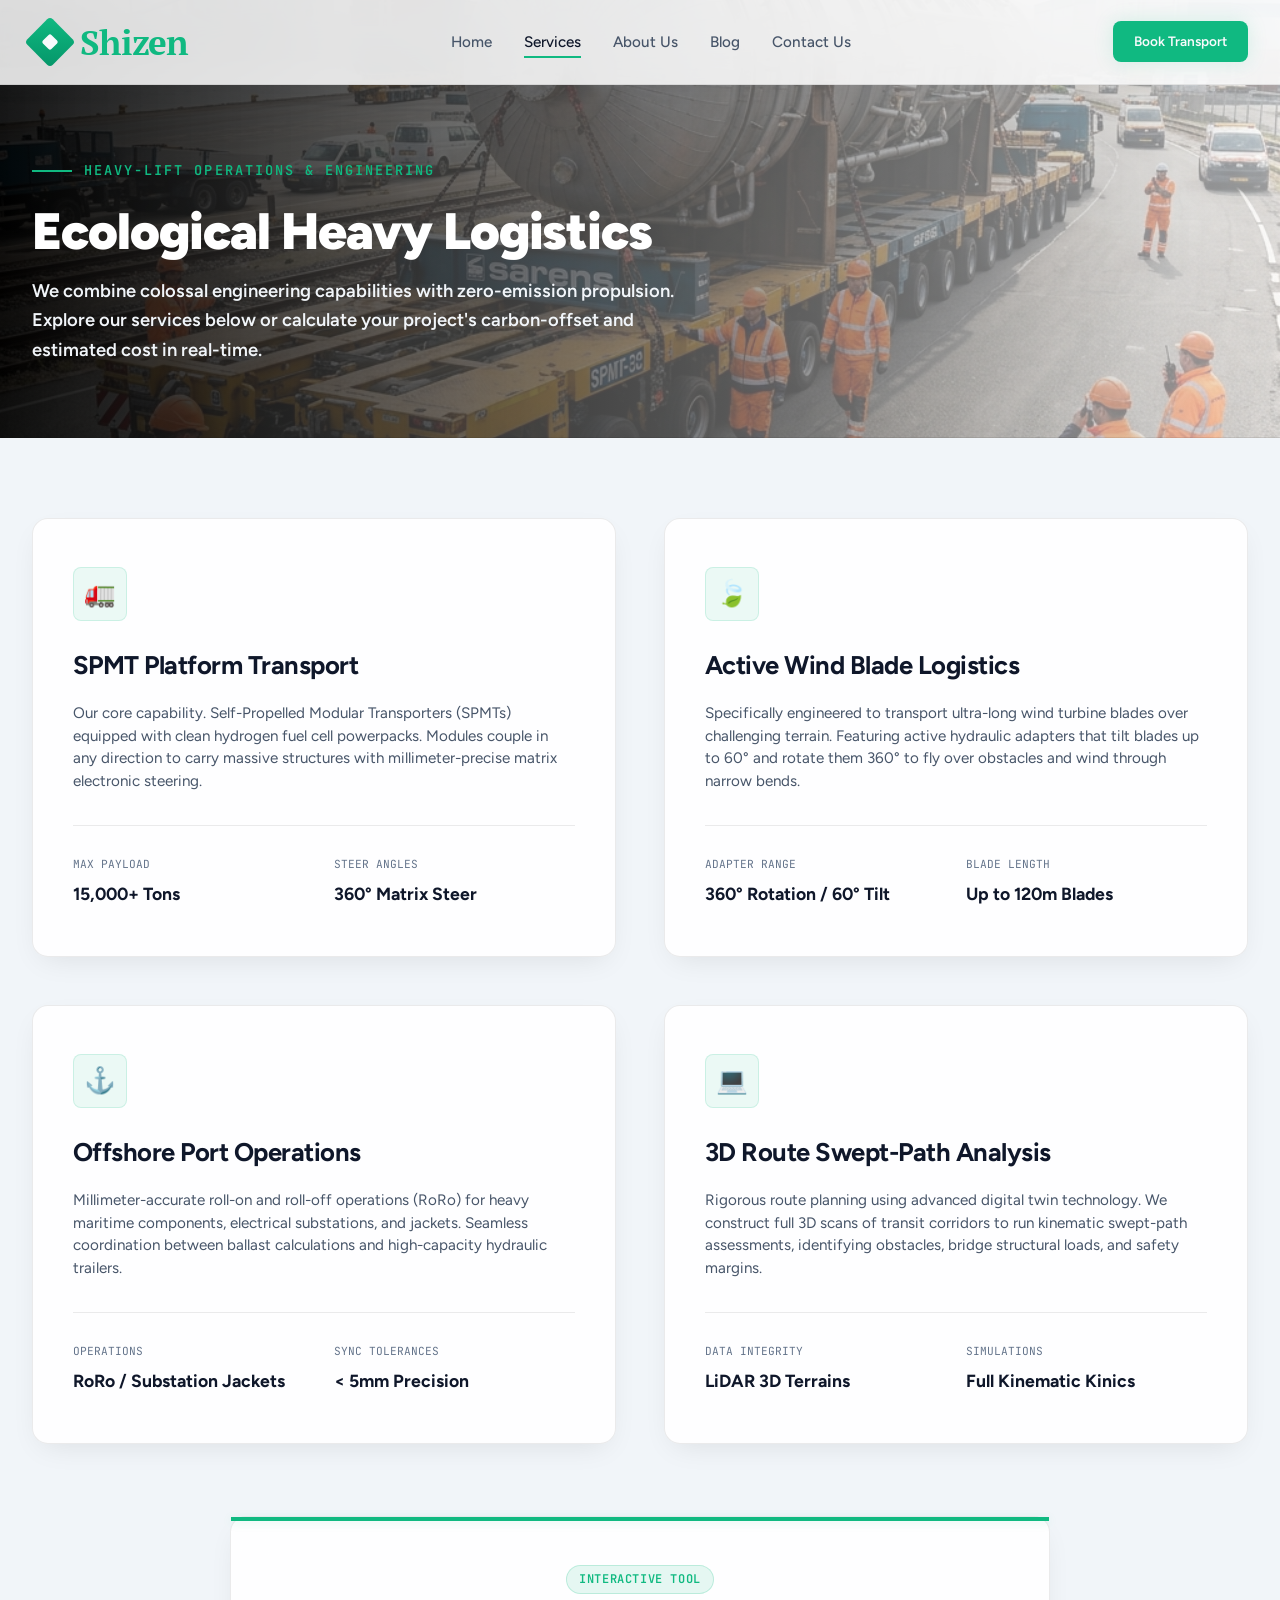
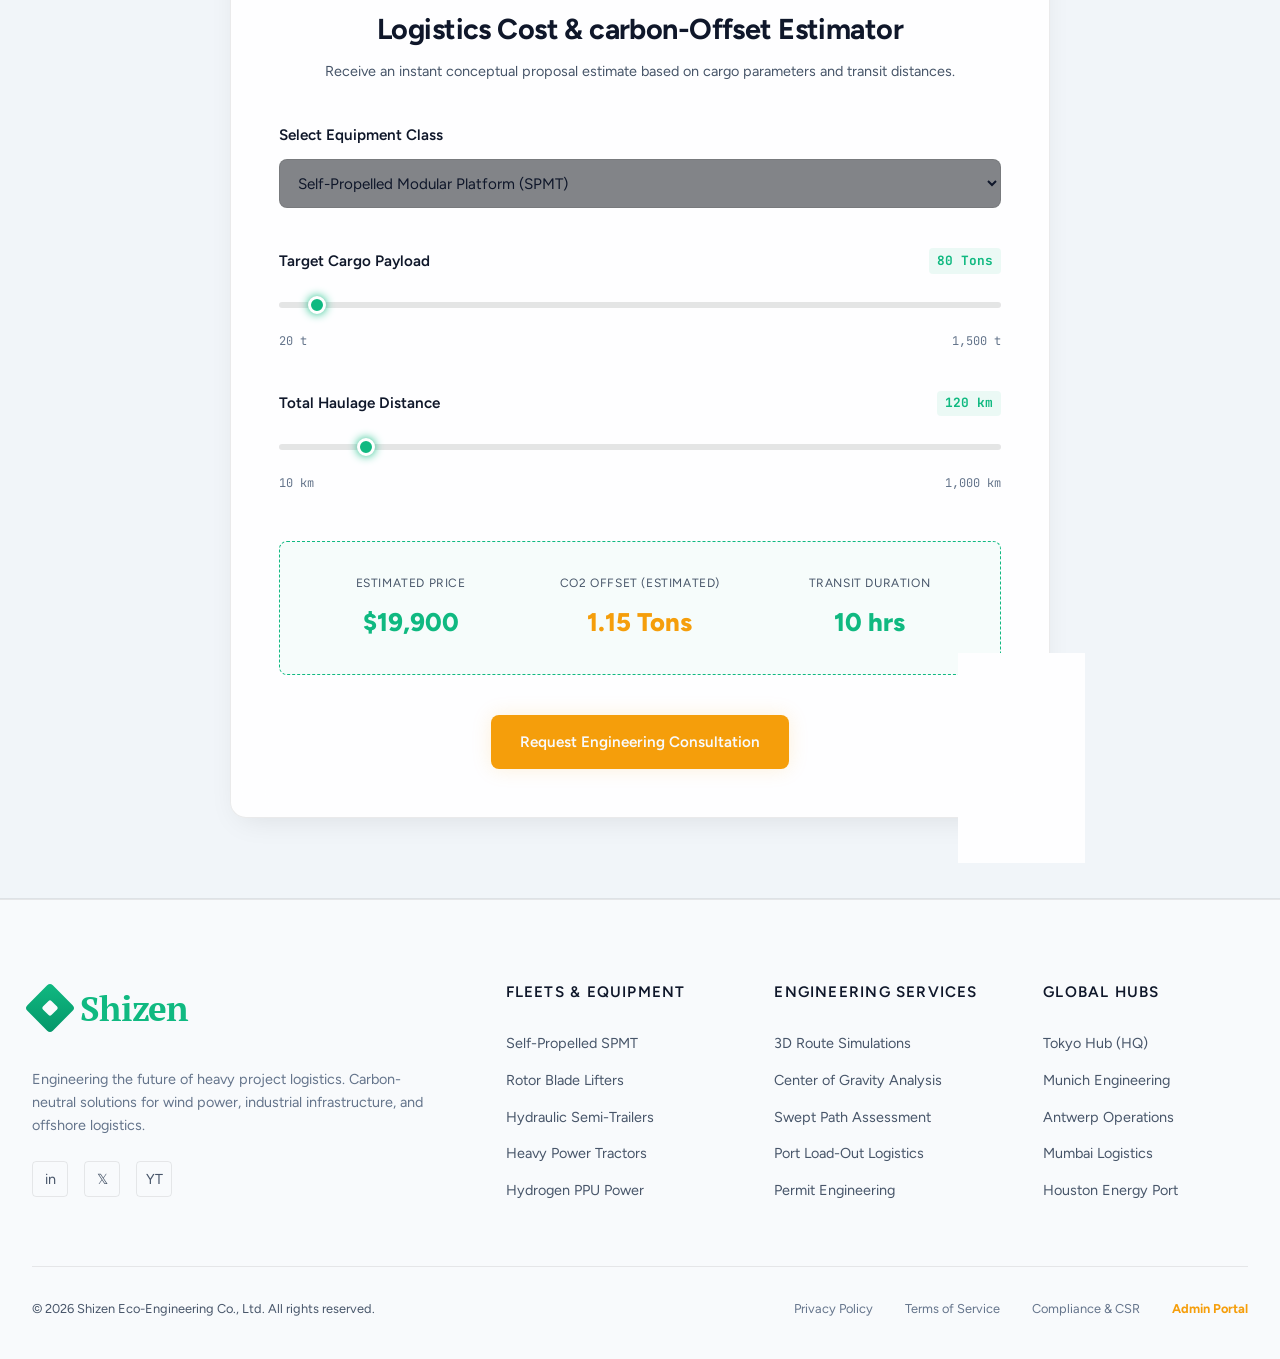
<file: services.html>
<!DOCTYPE html>
<html lang="en">
<head>
    <meta charset="UTF-8">
    <meta name="viewport" content="width=device-width, initial-scale=1.0">
    <!-- Primary SEO Meta Tags -->
    <title>Services | Shizen - Eco-Engineering & Heavy Logistics</title>
    <meta name="description" content="Explore Shizen's carbon-neutral heavy transport, active wind turbine blade lifters, offshore port operations, and interactive logistics pricing estimator.">
    <meta name="keywords" content="heavy transport services, wind turbine logistics, SPMT operations, port load-out, project cargo cost calculator">
    <!-- Favicon (Fallback SVG) -->
    <link rel="icon" href="data:image/svg+xml,<svg xmlns=%22http://www.w3.org/2000/svg%22 viewBox=%220 0 100 100%22><rect width=%22100%22 height=%22100%22 rx=%2220%22 fill=%22%2310b981%22/><circle cx=%2250%22 cy=%2250%22 r=%2225%22 fill=%22%23070a13%22/></svg>">
    <!-- CSS Stylesheet -->
    <link rel="stylesheet" href="styles.css">
</head>
<body>

    <!-- --- Header / Navigation --- -->
    <header id="main-header" class="scrolled">
        <div class="container">
            <a href="index.html" class="logo" id="header-logo">
                <div class="logo-icon"></div><span class="logo-text">Shizen</span>
            </a>
            
            <nav id="navbar">
                <a href="index.html" id="nav-home">Home</a>
                <a href="services.html" class="active" id="nav-services">Services</a>
                <a href="about.html" id="nav-about">About Us</a>
                <a href="blog.html" id="nav-blog">Blog</a>
                <a href="contact.html" id="nav-contact">Contact Us</a>
            </nav>
            
            <button class="mobile-menu-btn" aria-label="Toggle Menu"><span></span><span></span><span></span></button>
            <div class="nav-actions">
                <a href="contact.html" class="btn btn-primary" style="padding: 0.55rem 1.25rem; font-size: 0.85rem;" id="nav-cta-quote">Book Transport</a>
            </div>
        </div>
    </header>

    <!-- --- Sub-Page Hero Header --- -->
    <section class="page-hero" style="background: linear-gradient(to right, rgba(0, 0, 0, 0.9) 0%, rgba(255, 255, 255, 0.6) 100%), url('assets/services-banner.png') center/cover no-repeat;">
        <div class="container">
            <div class="hero-title-prefix">
                <div class="hero-title-line"></div>
                <span>Heavy-Lift Operations & Engineering</span>
            </div>
            <h1 class="page-hero-title">Ecological Heavy Logistics</h1>
            <p class="page-hero-desc">
                We combine colossal engineering capabilities with zero-emission propulsion. Explore our services below or calculate your project's carbon-offset and estimated cost in real-time.
            </p>
        </div>
    </section>

    <!-- --- Services Description Section --- -->
    <section class="section-bg-darker" style="padding: 5rem 0;">
        <div class="container">
            <div class="services-grid">
                
                <!-- Service 1: SPMT Transport -->
                <div class="service-card">
                    <div class="service-card-icon">🚛</div>
                    <h3>SPMT Platform Transport</h3>
                    <p class="color-text-secondary" style="font-size:0.95rem; line-height:1.5; margin-bottom:1.5rem;">
                        Our core capability. Self-Propelled Modular Transporters (SPMTs) equipped with clean hydrogen fuel cell powerpacks. Modules couple in any direction to carry massive structures with millimeter-precise matrix electronic steering.
                    </p>
                    <div class="service-specs">
                        <div class="service-spec-item">
                            <label>Max Payload</label>
                            <span>15,000+ Tons</span>
                        </div>
                        <div class="service-spec-item">
                            <label>Steer Angles</label>
                            <span>360° Matrix Steer</span>
                        </div>
                    </div>
                </div>

                <!-- Service 2: Rotor Blade Adaptability -->
                <div class="service-card">
                    <div class="service-card-icon">🍃</div>
                    <h3>Active Wind Blade Logistics</h3>
                    <p class="color-text-secondary" style="font-size:0.95rem; line-height:1.5; margin-bottom:1.5rem;">
                        Specifically engineered to transport ultra-long wind turbine blades over challenging terrain. Featuring active hydraulic adapters that tilt blades up to 60° and rotate them 360° to fly over obstacles and wind through narrow bends.
                    </p>
                    <div class="service-specs">
                        <div class="service-spec-item">
                            <label>Adapter Range</label>
                            <span>360° Rotation / 60° Tilt</span>
                        </div>
                        <div class="service-spec-item">
                            <label>Blade Length</label>
                            <span>Up to 120m Blades</span>
                        </div>
                    </div>
                </div>

                <!-- Service 3: Offshore Port Load-Outs -->
                <div class="service-card">
                    <div class="service-card-icon">⚓</div>
                    <h3>Offshore Port Operations</h3>
                    <p class="color-text-secondary" style="font-size:0.95rem; line-height:1.5; margin-bottom:1.5rem;">
                        Millimeter-accurate roll-on and roll-off operations (RoRo) for heavy maritime components, electrical substations, and jackets. Seamless coordination between ballast calculations and high-capacity hydraulic trailers.
                    </p>
                    <div class="service-specs">
                        <div class="service-spec-item">
                            <label>Operations</label>
                            <span>RoRo / Substation Jackets</span>
                        </div>
                        <div class="service-spec-item">
                            <label>Sync Tolerances</label>
                            <span>&lt; 5mm Precision</span>
                        </div>
                    </div>
                </div>

                <!-- Service 4: 3D Route Swept Simulations -->
                <div class="service-card">
                    <div class="service-card-icon">💻</div>
                    <h3>3D Route Swept-Path Analysis</h3>
                    <p class="color-text-secondary" style="font-size:0.95rem; line-height:1.5; margin-bottom:1.5rem;">
                        Rigorous route planning using advanced digital twin technology. We construct full 3D scans of transit corridors to run kinematic swept-path assessments, identifying obstacles, bridge structural loads, and safety margins.
                    </p>
                    <div class="service-specs">
                        <div class="service-spec-item">
                            <label>Data Integrity</label>
                            <span>LiDAR 3D Terrains</span>
                        </div>
                        <div class="service-spec-item">
                            <label>Simulations</label>
                            <span>Full Kinematic Kinics</span>
                        </div>
                    </div>
                </div>

            </div>

            <!-- --- Services Price Estimator Widget --- -->
            <div class="glass-panel emerald-border estimator-container" id="estimator-panel">
                <div class="estimator-title">
                    <span class="badge badge-emerald" style="margin-bottom:0.75rem;">Interactive Tool</span>
                    <h3>Logistics Cost & carbon-Offset Estimator</h3>
                    <p class="color-text-secondary" style="font-size:0.9rem;">Receive an instant conceptual proposal estimate based on cargo parameters and transit distances.</p>
                </div>
                
                <div class="estimator-inputs">
                    <div class="form-group">
                        <label for="est-service-class">
                            <span>Select Equipment Class</span>
                        </label>
                        <select id="est-service-class" class="form-control" style="background: rgba(7, 10, 19, 0.5); border: 1px solid var(--border-color); border-radius: var(--radius-md); padding: 0.85rem; color: var(--color-text-primary); font-family: var(--font-body); font-size: 0.95rem; outline: none; width: 100%; transition: var(--transition-fast);">
                            <option value="spmt">Self-Propelled Modular Platform (SPMT)</option>
                            <option value="blade">Active Rotor Blade Lifter Adaptability</option>
                            <option value="hydraulic">Heavy Hydraulic Semi-Trailer</option>
                            <option value="tractor">Prime Drivetrain Hybrid Tractors</option>
                        </select>
                    </div>

                    <div class="form-group">
                        <label>
                            <span>Target Cargo Payload</span>
                            <span class="label-info" id="est-weight-val" style="color: var(--color-accent-emerald); font-weight:700;">80 Tons</span>
                        </label>
                        <div class="range-container">
                            <input type="range" id="est-weight-slider" min="20" max="1500" step="10" value="80" aria-label="Payload Weight Slider">
                            <div class="range-limits" style="display:flex; justify-content:space-between; margin-top:0.5rem; font-family:var(--font-mono); font-size:0.75rem; color:var(--color-text-muted);">
                                <span>20 t</span>
                                <span>1,500 t</span>
                            </div>
                        </div>
                    </div>

                    <div class="form-group">
                        <label>
                            <span>Total Haulage Distance</span>
                            <span class="label-info" id="est-distance-val" style="color: var(--color-accent-emerald); font-weight:700;">120 km</span>
                        </label>
                        <div class="range-container">
                            <input type="range" id="est-distance-slider" min="10" max="1000" step="10" value="120" aria-label="Haulage Distance Slider">
                            <div class="range-limits" style="display:flex; justify-content:space-between; margin-top:0.5rem; font-family:var(--font-mono); font-size:0.75rem; color:var(--color-text-muted);">
                                <span>10 km</span>
                                <span>1,000 km</span>
                            </div>
                        </div>
                    </div>
                </div>

                <div class="estimator-outputs">
                    <div class="estimator-output-box">
                        <label>Estimated Price</label>
                        <span id="est-price-val">$8,900</span>
                    </div>
                    <div class="estimator-output-box">
                        <label>CO2 Offset (Estimated)</label>
                        <span id="est-co2-val" style="color: var(--color-accent-orange);">1.15 Tons</span>
                    </div>
                    <div class="estimator-output-box">
                        <label>Transit Duration</label>
                        <span id="est-time-val">8 hrs</span>
                    </div>
                </div>

                <div style="text-align: center; margin-top: 2.5rem;">
                    <a href="contact.html" class="btn btn-warning">Request Engineering Consultation</a>
                </div>
            </div>

        </div>
    </section>

    <!-- --- Footer --- -->
    <footer>
        <div class="container">
            <div class="footer-grid">
                <!-- Branding column -->
                <div class="footer-brand">
                    <a href="index.html" class="logo" style="margin-bottom:0.5rem;" id="footer-logo">
                        <div class="logo-icon"></div><span class="logo-text">Shizen</span>
                    </a>
                    <p>Engineering the future of heavy project logistics. Carbon-neutral solutions for wind power, industrial infrastructure, and offshore logistics.</p>
                    <div class="socials">
                        <a href="#" class="social-icon" aria-label="LinkedIn Account">in</a>
                        <a href="#" class="social-icon" aria-label="Twitter Account">𝕏</a>
                        <a href="#" class="social-icon" aria-label="YouTube Channel">YT</a>
                    </div>
                </div>
                
                <!-- Menu Column 1 -->
                <div class="footer-col">
                    <h4>Fleets & Equipment</h4>
                    <ul>
                        <li><a href="index.html#showroom" id="footer-link-spmt">Self-Propelled SPMT</a></li>
                        <li><a href="index.html#showroom" id="footer-link-blade">Rotor Blade Lifters</a></li>
                        <li><a href="index.html#showroom" id="footer-link-semi">Hydraulic Semi-Trailers</a></li>
                        <li><a href="index.html#showroom" id="footer-link-tractors">Heavy Power Tractors</a></li>
                        <li><a href="index.html#showroom" id="footer-link-ppus">Hydrogen PPU Power</a></li>
                    </ul>
                </div>
                
                <!-- Menu Column 2 -->
                <div class="footer-col">
                    <h4>Engineering Services</h4>
                    <ul>
                        <li><a href="index.html#simulator" id="footer-link-route">3D Route Simulations</a></li>
                        <li><a href="index.html#calculator" id="footer-link-load">Center of Gravity Analysis</a></li>
                        <li><a href="index.html#calculator" id="footer-link-swept">Swept Path Assessment</a></li>
                        <li><a href="index.html#projects" id="footer-link-case">Port Load-Out Logistics</a></li>
                        <li><a href="index.html#projects" id="footer-link-permits">Permit Engineering</a></li>
                    </ul>
                </div>
                
                <!-- Menu Column 3 -->
                <div class="footer-col">
                    <h4>Global Hubs</h4>
                    <ul>
                        <li><a href="contact.html" id="footer-link-japan">Tokyo Hub (HQ)</a></li>
                        <li><a href="contact.html" id="footer-link-germany">Munich Engineering</a></li>
                        <li><a href="contact.html" id="footer-link-belgium">Antwerp Operations</a></li>
                        <li><a href="contact.html" id="footer-link-india">Mumbai Logistics</a></li>
                        <li><a href="contact.html" id="footer-link-usa">Houston Energy Port</a></li>
                    </ul>
                </div>
            </div>
            
            <div class="footer-bottom">
                <p>&copy; 2026 Shizen Eco-Engineering Co., Ltd. All rights reserved.</p>
                <div class="footer-bottom-links">
                    <a href="#" id="footer-link-privacy">Privacy Policy</a>
                    <a href="#" id="footer-link-terms">Terms of Service</a>
                    <a href="#" id="footer-link-compliance">Compliance & CSR</a>
                    <a href="admin.html" id="footer-link-admin" style="color:var(--color-accent-orange); font-weight:bold;">Admin Portal</a>
                </div>
            </div>
        </div>
    </footer>

    <!-- JS Logic Script -->
    <script src="app.js"></script>
</body>
</html>
</file>
<file: styles.css>
/* ==========================================================================
   SHIZEN ECO-ENGINEERING & HEAVY LOGISTICS - CSS DESIGN SYSTEM
   ========================================================================== */
@import url('https://fonts.googleapis.com/css2?family=PT+Serif:wght@400;700&display=swap');

@import url('https://fonts.googleapis.com/css2?family=Inter:wght@300;400;500;600;700&family=Outfit:wght@400;500;600;700;800;900&family=JetBrains+Mono:wght@400;500;700&display=swap');

@font-face {
    font-family: 'Figtree';
    src: url('[data-uri]') format('truetype-variations'),
         url('[data-uri]') format('truetype');
    font-weight: 300 900;
    font-style: normal;
    font-display: swap;
}

@font-face {
    font-family: 'Figtree';
    src: url('[data-uri]') format('truetype-variations'),
         url('[data-uri]') format('truetype');
    font-weight: 300 900;
    font-style: italic;
    font-display: swap;
}

/* --- Core Tokens & Theme Variables --- */
:root {
    /* Color Palette */
    --color-bg-darkest: #f8fafc;
    --color-bg-darker: #f1f5f9;
    --color-bg-dark: #ffffff;
    --color-bg-card: rgba(255, 255, 255, 0.9);
    --color-bg-card-hover: rgba(248, 250, 252, 0.95);
    
    /* Branding Accents */
    --color-accent-emerald: #10b981;
    --color-accent-emerald-glow: rgba(16, 185, 129, 0.15);
    --color-accent-emerald-dark: #047857;
    
    --color-accent-orange: #f59e0b;
    --color-accent-orange-glow: rgba(245, 158, 11, 0.15);
    
    --color-danger: #ef4444;
    --color-danger-glow: rgba(239, 68, 68, 0.15);
    
    /* Text Colors */
    --color-text-primary: #0f172a;
    --color-text-secondary: #475569;
    --color-text-muted: #64748b;
    --color-text-accent: #059669;
    
    /* Structural Elements */
    --border-color: rgba(0, 0, 0, 0.08);
    --border-color-active: rgba(16, 185, 129, 0.4);
    --border-color-hazard: rgba(245, 158, 11, 0.4);
    
    /* Typography */
    --font-heading: 'Figtree', 'Outfit', sans-serif;
    --font-body: 'Figtree', 'Inter', sans-serif;
    --font-mono: 'JetBrains Mono', monospace;
    
    /* Shadows & Transitions */
    --shadow-premium: 0 10px 30px -10px rgba(0, 0, 0, 0.1);
    --shadow-glow: 0 0 20px rgba(16, 185, 129, 0.15);
    --shadow-glow-orange: 0 0 20px rgba(245, 158, 11, 0.15);
    --transition-smooth: all 0.4s cubic-bezier(0.16, 1, 0.3, 1);
    --transition-fast: all 0.2s ease;
    
    /* Border Radius */
    --radius-sm: 4px;
    --radius-md: 8px;
    --radius-lg: 16px;
    --radius-xl: 24px;
}

/* --- Base Styles & Reset --- */
* {
    margin: 0;
    padding: 0;
    box-sizing: border-box;
}

html {
    scroll-behavior: smooth;
    font-size: 16px;
}

body {
    background-color: var(--color-bg-darkest);
    color: var(--color-text-primary);
    font-family: var(--font-body);
    line-height: 1.6;
    overflow-x: hidden;
    background-image: 
        radial-gradient(circle at 10% 20%, rgba(16, 185, 129, 0.03) 0%, transparent 40%),
        radial-gradient(circle at 90% 80%, rgba(245, 158, 11, 0.02) 0%, transparent 40%),
        linear-gradient(rgba(255, 255, 255, 0.003) 1px, transparent 1px),
        linear-gradient(90deg, rgba(255, 255, 255, 0.003) 1px, transparent 1px);
    background-size: 100% 100%, 100% 100%, 40px 40px, 40px 40px;
}

/* Custom Scrollbar */
::-webkit-scrollbar {
    width: 10px;
}
::-webkit-scrollbar-track {
    background: var(--color-bg-darkest);
}
::-webkit-scrollbar-thumb {
    background: var(--color-bg-dark);
    border: 2px solid var(--color-bg-darkest);
    border-radius: var(--radius-sm);
}
::-webkit-scrollbar-thumb:hover {
    background: var(--color-accent-emerald);
}

/* --- Typography System --- */
h1, h2, h3, h4, h5, h6 {
    font-family: var(--font-heading);
    font-weight: 700;
    letter-spacing: -0.02em;
    color: var(--color-text-primary);
}

p {
    color: var(--color-text-secondary);
}

/* --- Styled Utility Components --- */
.container {
    width: 100%;
    max-width: 1300px;
    margin: 0 auto;
    padding: 0 2rem;
}

/* Gradient Text */
.text-gradient-emerald {
    background: linear-gradient(135deg, #ffffff 30%, #34d399 100%);
    -webkit-background-clip: text;
    -webkit-text-fill-color: transparent;
}

.text-gradient-orange {
    background: linear-gradient(135deg, #ffffff 30%, var(--color-accent-orange) 100%);
    -webkit-background-clip: text;
    -webkit-text-fill-color: transparent;
}

/* Glassmorphism Panel */
.glass-panel {
    background: var(--color-bg-card);
    backdrop-filter: blur(16px);
    -webkit-backdrop-filter: blur(16px);
    border: 1px solid var(--border-color);
    border-radius: var(--radius-lg);
    box-shadow: var(--shadow-premium);
    transition: var(--transition-smooth);
}

.glass-panel:hover {
    border-color: rgba(0, 0, 0, 0.15);
}

/* Safety Hazard Stripe Borders */
.hazard-border {
    position: relative;
    overflow: hidden;
}

.hazard-border::before {
    content: '';
    position: absolute;
    top: 0;
    left: 0;
    width: 100%;
    height: 4px;
    background: repeating-linear-gradient(
        -45deg,
        var(--color-accent-orange),
        var(--color-accent-orange) 10px,
        #111 10px,
        #111 20px
    );
}

.emerald-border {
    position: relative;
}
.emerald-border::before {
    content: '';
    position: absolute;
    top: 0;
    left: 0;
    width: 100%;
    height: 4px;
    background: var(--color-accent-emerald);
    box-shadow: 0 2px 10px var(--color-accent-emerald-glow);
}

/* Buttons */
.btn {
    display: inline-flex;
    align-items: center;
    justify-content: center;
    padding: 0.85rem 1.75rem;
    font-family: var(--font-heading);
    font-weight: 600;
    font-size: 0.95rem;
    text-decoration: none;
    border-radius: var(--radius-md);
    cursor: pointer;
    transition: var(--transition-smooth);
    border: 1px solid transparent;
    gap: 0.5rem;
}

.btn-primary {
    background: var(--color-accent-emerald);
    color: var(--color-bg-darkest);
    box-shadow: var(--shadow-glow);
}

.btn-primary:hover {
    background: #34d399;
    transform: translateY(-2px);
    box-shadow: 0 0 25px rgba(52, 211, 153, 0.4);
}

.btn-outline {
    background: transparent;
    color: var(--color-text-primary);
    border: 1px solid var(--border-color);
}

.btn-outline:hover {
    background: rgba(255, 255, 255, 0.04);
    border-color: var(--color-text-primary);
    transform: translateY(-2px);
}

.btn-warning {
    background: var(--color-accent-orange);
    color: var(--color-bg-darkest);
    box-shadow: var(--shadow-glow-orange);
}

.btn-warning:hover {
    background: #fbbf24;
    transform: translateY(-2px);
    box-shadow: 0 0 25px rgba(251, 191, 36, 0.4);
}

/* Badge tags */
.badge {
    display: inline-flex;
    align-items: center;
    padding: 0.25rem 0.75rem;
    border-radius: 50px;
    font-size: 0.75rem;
    font-family: var(--font-mono);
    font-weight: 600;
    letter-spacing: 0.05em;
    text-transform: uppercase;
}

.badge-emerald {
    background: rgba(16, 185, 129, 0.1);
    color: var(--color-accent-emerald);
    border: 1px solid rgba(16, 185, 129, 0.2);
}

.badge-orange {
    background: rgba(245, 158, 11, 0.1);
    color: var(--color-accent-orange);
    border: 1px solid rgba(245, 158, 11, 0.2);
}

/* ==========================================================================
   SECTION STYLING
   ========================================================================== */

/* --- Navigation Header --- */
header {
    position: fixed;
    top: 0;
    left: 0;
    width: 100%;
    z-index: 1000;
    padding: 1.25rem 0;
    transition: var(--transition-smooth);
}

header.scrolled {
    background: rgba(255, 255, 255, 0.85);
    backdrop-filter: blur(20px);
    -webkit-backdrop-filter: blur(20px);
    border-bottom: 1px solid var(--border-color);
    box-shadow: 0 4px 20px rgba(0, 0, 0, 0.05);
    padding: 0.85rem 0;
}

header .container {
    display: flex;
    justify-content: space-between;
    align-items: center;
}

.logo {
    display: flex;
    align-items: center;
    text-decoration: none;
    gap: 0.75rem;
}

.logo-text {
    font-family: 'PT Serif', serif;
    font-weight: 700;
    font-size: 2.2rem;
    color: var(--color-text-primary);
    letter-spacing: -0.02em;
}

.logo span {
    color: var(--color-accent-emerald);
}

.logo-icon {
    width: 36px;
    height: 36px;
    background: linear-gradient(135deg, var(--color-accent-emerald), #059669);
    border-radius: var(--radius-sm);
    position: relative;
    transform: rotate(45deg);
}

.logo-icon::after {
    content: '';
    position: absolute;
    width: 12px;
    height: 12px;
    background: var(--color-bg-darkest);
    top: 12px;
    left: 12px;
    border-radius: 2px;
}

nav {
    display: flex;
    gap: 2rem;
    align-items: center;
}

nav a {
    color: var(--color-text-secondary);
    text-decoration: none;
    font-family: var(--font-heading);
    font-size: 0.95rem;
    font-weight: 500;
    transition: var(--transition-fast);
    position: relative;
    padding: 0.25rem 0;
}

nav a:hover, nav a.active {
    color: var(--color-text-primary);
}

nav a::after {
    content: '';
    position: absolute;
    bottom: 0;
    left: 0;
    width: 0;
    height: 2px;
    background: var(--color-accent-emerald);
    transition: var(--transition-fast);
}

nav a:hover::after, nav a.active::after {
    width: 100%;
}

.nav-actions {
    display: flex;
    align-items: center;
    gap: 1.5rem;
}

.lang-selector {
    background: transparent;
    border: 1px solid var(--border-color);
    color: var(--color-text-secondary);
    padding: 0.4rem 0.8rem;
    border-radius: var(--radius-sm);
    font-family: var(--font-heading);
    font-size: 0.85rem;
    font-weight: 500;
    cursor: pointer;
    transition: var(--transition-fast);
    outline: none;
}

.lang-selector:hover {
    color: var(--color-text-primary);
    border-color: rgba(255, 255, 255, 0.2);
}

.lang-selector option {
    background: var(--color-bg-darker);
    color: var(--color-text-primary);
}

/* --- Hero Section & Full Screen 3D Backdrop --- */
.hero {
    /* Force dark mode for the hero section */
    --color-bg-darkest: #070a13;
    --color-bg-darker: #0c101f;
    --color-bg-dark: #121829;
    --color-bg-card: rgba(12, 16, 31, 0.75);
    --color-text-primary: #f3f4f6;
    --color-text-secondary: #9ca3af;
    --color-text-muted: #6b7280;
    --border-color: rgba(255, 255, 255, 0.08);

    position: relative;
    width: 100%;
    height: 100vh;
    display: flex;
    align-items: center;
    background-color: #000000;
    overflow: hidden;
    padding-top: 120px;
}

/* Full Screen Immersive 3D Visualizer backdrop */
.hero-3d-visualizer {
    position: absolute;
    top: 0;
    left: 0;
    width: 100%;
    height: 100%;
    z-index: 1;
    background: radial-gradient(circle at center, rgba(12, 16, 31, 0.3) 0%, rgba(7, 10, 19, 0.95) 100%);
    overflow: hidden;
}

/* The actual 3D Canvas element - grabs background clicks */
#hero-3d-canvas {
    width: 100%;
    height: 100%;
    display: block;
    cursor: grab;
    z-index: 1;
    pointer-events: auto; /* Allow direct mouse drag drag orbit camera */
}

#hero-3d-canvas:active {
    cursor: grabbing;
}

/* Core Hero Overlay container that sits on top of full-screen canvas */
.hero .container {
    position: relative;
    z-index: 10;
    height: 100%;
    display: grid;
    grid-template-columns: 0.95fr 1.05fr;
    align-items: center;
    gap: 3.5rem;
    pointer-events: none; /* Let background canvas drags pass through */
}

.hero-content {
    max-width: 580px;
    padding: 0;
    background: transparent;
    backdrop-filter: none;
    -webkit-backdrop-filter: none;
    border: none;
    box-shadow: none;
    pointer-events: auto; /* Re-enable buttons click capability */
    animation: fadeSlideIn 0.8s cubic-bezier(0.16, 1, 0.3, 1);
}

.hero-title-prefix {
    display: flex;
    align-items: center;
    gap: 0.75rem;
    margin-bottom: 1.25rem;
}

.hero-title-line {
    width: 40px;
    height: 2px;
    background: var(--color-accent-emerald);
}

.hero-title-prefix span {
    font-family: var(--font-mono);
    color: var(--color-accent-emerald);
    font-weight: 600;
    text-transform: uppercase;
    font-size: 0.85rem;
    letter-spacing: 0.15em;
}

.hero h1 {
    font-size: 3.8rem;
    line-height: 1.05;
    font-weight: 800;
    margin-bottom: 1.25rem;
    letter-spacing: -0.03em;
}

.hero h1 span {
    display: block;
}

.hero-desc {
    font-size: 1.05rem;
    line-height: 1.6;
    margin-bottom: 2.25rem;
    color: var(--color-text-secondary);
}

.hero-actions {
    display: flex;
    gap: 1.25rem;
    margin-bottom: 3rem;
}

/* Quick Stats Bar */
.hero-stats {
    display: flex;
    gap: 2.5rem;
    border-top: 1px solid var(--border-color);
    padding-top: 1.75rem;
}

.hero-stat-item {
    display: flex;
    flex-direction: column;
}

.hero-stat-num {
    font-family: var(--font-heading);
    font-size: 2.2rem;
    font-weight: 800;
    color: var(--color-text-primary);
    line-height: 1.1;
    display: flex;
    align-items: center;
}

.hero-stat-num span {
    color: var(--color-accent-emerald);
    font-size: 1.5rem;
    margin-left: 0.1rem;
}

.hero-stat-label {
    font-size: 0.8rem;
    color: var(--color-text-muted);
    text-transform: uppercase;
    letter-spacing: 0.05em;
    margin-top: 0.4rem;
    font-weight: 500;
}

/* Absolute Floating Cockpit Telemetry Layer Overlay */
.hero-telemetry-hud {
    position: absolute;
    top: 100px; /* Leave space for sticky header */
    left: 20px;
    right: 20px;
    bottom: 20px;
    pointer-events: none;
    z-index: 3;
    display: flex;
    flex-direction: column;
    justify-content: space-between;
}

/* HUD Top Header Card */
.hud-card-top {
    align-self: flex-end; /* Push to top right corner */
    width: 440px;
    background: rgba(7, 10, 19, 0.75);
    backdrop-filter: blur(8px);
    -webkit-backdrop-filter: blur(8px);
    border: 1px solid var(--border-color);
    border-radius: var(--radius-md);
    padding: 0.85rem 1.25rem;
    display: flex;
    justify-content: space-between;
    align-items: center;
    pointer-events: auto;
    box-shadow: var(--shadow-premium);
    animation: fadeSlideIn 1s cubic-bezier(0.16, 1, 0.3, 1) 0.2s both;
}

.hud-title {
    font-family: var(--font-mono);
    font-size: 0.75rem;
    color: var(--color-accent-emerald);
    display: flex;
    align-items: center;
    gap: 0.5rem;
}

.hud-title span {
    width: 6px;
    height: 6px;
    background: var(--color-accent-emerald);
    border-radius: 50%;
    animation: pulse 1s infinite alternate;
}

.hud-stats-group {
    display: flex;
    gap: 1.5rem;
}

.hud-stat-box {
    display: flex;
    flex-direction: column;
}

.hud-stat-lbl {
    font-size: 0.65rem;
    color: var(--color-text-muted);
    text-transform: uppercase;
}

.hud-stat-val {
    font-family: var(--font-mono);
    font-size: 0.85rem;
    font-weight: 700;
    color: var(--color-text-primary);
}

/* HUD Bottom telemetry + controls card */
.hud-card-bottom {
    align-self: flex-end; /* Position in bottom right corner */
    width: 580px;
    background: rgba(7, 10, 19, 0.75);
    backdrop-filter: blur(8px);
    -webkit-backdrop-filter: blur(8px);
    border: 1px solid var(--border-color);
    border-radius: var(--radius-md);
    padding: 1rem 1.25rem;
    display: flex;
    justify-content: space-between;
    align-items: center;
    pointer-events: auto;
    box-shadow: var(--shadow-premium);
    animation: fadeSlideIn 1.2s cubic-bezier(0.16, 1, 0.3, 1) 0.4s both;
}

.hud-controls-group {
    display: flex;
    gap: 0.5rem;
    align-items: center;
}

.hud-btn {
    background: rgba(255, 255, 255, 0.04);
    border: 1px solid var(--border-color);
    color: var(--color-text-secondary);
    padding: 0.45rem 0.85rem;
    border-radius: var(--radius-sm);
    font-family: var(--font-heading);
    font-size: 0.8rem;
    font-weight: 600;
    cursor: pointer;
    transition: var(--transition-fast);
}

.hud-btn:hover {
    background: rgba(255, 255, 255, 0.1);
    color: var(--color-text-primary);
    border-color: rgba(255, 255, 255, 0.25);
}

.hud-btn.active {
    background: rgba(16, 185, 129, 0.12);
    border-color: var(--color-accent-emerald);
    color: var(--color-accent-emerald);
}

.hud-label-action {
    font-family: var(--font-mono);
    font-size: 0.65rem;
    color: var(--color-text-muted);
    text-transform: uppercase;
}

.hud-gauge-group {
    display: flex;
    align-items: center;
    gap: 1rem;
}

.hud-gauge-bar {
    width: 100px;
    height: 4px;
    background: rgba(255, 255, 255, 0.08);
    border-radius: 4px;
    overflow: hidden;
    position: relative;
}

.hud-gauge-fill {
    height: 100%;
    background: var(--color-accent-emerald);
    width: 0%;
    transition: width 0.3s ease;
}

/* --- Section Layout Standard --- */
section {
    padding: 7.5rem 0;
    position: relative;
    border-bottom: 1px solid var(--border-color);
}

.section-bg-darker {
    background-color: var(--color-bg-darker);
}

.section-header {
    max-width: 650px;
    margin-bottom: 4.5rem;
}

.section-pre {
    font-family: var(--font-mono);
    color: var(--color-accent-emerald);
    font-size: 0.8rem;
    font-weight: 600;
    text-transform: uppercase;
    letter-spacing: 0.15em;
    display: inline-block;
    margin-bottom: 1rem;
}

.section-header h2 {
    font-size: 2.5rem;
    line-height: 1.15;
    margin-bottom: 1.25rem;
}

.section-header p {
    font-size: 1.05rem;
    color: var(--color-text-secondary);
}

/* --- Showroom Fleet Configurator --- */
.showroom-layout {
    display: grid;
    grid-template-columns: 280px 1fr;
    gap: 3.5rem;
    align-items: start;
}

/* Sidebar Nav */
.fleet-tabs {
    display: flex;
    flex-direction: column;
    gap: 0.75rem;
}

.fleet-tab-btn {
    background: transparent;
    border: 1px solid var(--border-color);
    color: var(--color-text-secondary);
    padding: 1.25rem 1.5rem;
    border-radius: var(--radius-md);
    cursor: pointer;
    font-family: var(--font-heading);
    font-size: 1rem;
    font-weight: 600;
    text-align: left;
    transition: var(--transition-smooth);
    display: flex;
    flex-direction: column;
    gap: 0.25rem;
}

.fleet-tab-btn:hover {
    border-color: rgba(255, 255, 255, 0.15);
    background: rgba(255, 255, 255, 0.01);
}

.fleet-tab-btn.active {
    border-color: var(--color-accent-emerald);
    color: var(--color-text-primary);
    background: rgba(16, 185, 129, 0.03);
    box-shadow: inset 3px 0 0 var(--color-accent-emerald);
}

.fleet-tab-btn span {
    font-family: var(--font-mono);
    font-size: 0.75rem;
    color: var(--color-text-muted);
    font-weight: 400;
}

.fleet-tab-btn.active span {
    color: var(--color-accent-emerald);
}

/* Main Showroom Display Panel */
.showroom-display {
    min-height: 520px;
}

.showroom-card {
    display: grid;
    grid-template-columns: 1.1fr 0.9fr;
    gap: 3rem;
    align-items: center;
}

.showroom-visual {
    position: relative;
    border-radius: var(--radius-lg);
    overflow: hidden;
    aspect-ratio: 4/3;
    border: 1px solid var(--border-color);
    box-shadow: var(--shadow-premium);
    background: var(--color-bg-dark);
}

.showroom-visual::after {
    content: '';
    position: absolute;
    inset: 0;
    background: radial-gradient(circle at center, transparent 30%, rgba(7, 10, 19, 0.4) 100%);
    pointer-events: none;
}

.showroom-visual img {
    width: 100%;
    height: 100%;
    object-fit: cover;
}

/* Dynamic Steering Canvas Overlay */
.steering-simulation {
    position: absolute;
    bottom: 20px;
    right: 20px;
    background: rgba(7, 10, 19, 0.85);
    backdrop-filter: blur(10px);
    -webkit-backdrop-filter: blur(10px);
    border: 1px solid var(--border-color);
    border-radius: var(--radius-md);
    padding: 0.85rem;
    width: 220px;
    z-index: 5;
}

.sim-header {
    display: flex;
    justify-content: space-between;
    align-items: center;
    margin-bottom: 0.6rem;
    border-bottom: 1px solid rgba(255, 255, 255, 0.1);
    padding-bottom: 0.4rem;
}

.sim-header span {
    font-family: var(--font-mono);
    font-size: 0.7rem;
    text-transform: uppercase;
    letter-spacing: 0.05em;
    color: var(--color-text-secondary);
}

.steering-canvas-container {
    height: 50px;
    display: flex;
    align-items: center;
    justify-content: center;
    position: relative;
}

/* Controls for steering mode toggle */
.steering-modes {
    display: grid;
    grid-template-columns: repeat(3, 1fr);
    gap: 0.4rem;
    margin-top: 0.6rem;
}

.mode-btn {
    background: rgba(255, 255, 255, 0.03);
    border: 1px solid var(--border-color);
    color: var(--color-text-muted);
    font-family: var(--font-mono);
    font-size: 0.65rem;
    padding: 0.35rem 0;
    cursor: pointer;
    border-radius: 4px;
    transition: var(--transition-fast);
    text-align: center;
    text-transform: uppercase;
}

.mode-btn:hover {
    color: var(--color-text-primary);
    border-color: rgba(255, 255, 255, 0.2);
}

.mode-btn.active {
    background: rgba(16, 185, 129, 0.1);
    border-color: var(--color-accent-emerald);
    color: var(--color-accent-emerald);
    font-weight: bold;
}

/* Specs Panel */
.showroom-info {
    display: flex;
    flex-direction: column;
    gap: 1.5rem;
}

.showroom-info h3 {
    font-size: 2.2rem;
    font-weight: 800;
}

.showroom-info .model-tag {
    align-self: flex-start;
    margin-bottom: 0.5rem;
}

.showroom-desc {
    color: var(--color-text-secondary);
    font-size: 0.95rem;
    line-height: 1.6;
}

.spec-grid {
    display: grid;
    grid-template-columns: repeat(2, 1fr);
    gap: 1.5rem;
    margin: 1rem 0;
}

.spec-item {
    border-left: 2px solid var(--color-accent-emerald);
    padding-left: 1rem;
}

.spec-val {
    font-family: var(--font-mono);
    font-size: 1.35rem;
    font-weight: 700;
    color: var(--color-text-primary);
}

.spec-label {
    font-size: 0.75rem;
    color: var(--color-text-muted);
    text-transform: uppercase;
    letter-spacing: 0.05em;
    margin-top: 0.25rem;
}

/* Axle Load Bars */
.capacity-progress-container {
    margin-top: 0.5rem;
}

.progress-header {
    display: flex;
    justify-content: space-between;
    font-size: 0.75rem;
    margin-bottom: 0.4rem;
}

.progress-header span:first-child {
    color: var(--color-text-secondary);
    font-weight: 500;
}

.progress-header span:last-child {
    font-family: var(--font-mono);
    color: var(--color-text-primary);
}

.progress-track {
    width: 100%;
    height: 6px;
    background: rgba(255, 255, 255, 0.05);
    border-radius: 10px;
    overflow: hidden;
    position: relative;
}

.progress-fill {
    height: 100%;
    background: linear-gradient(90deg, var(--color-accent-emerald), #34d399);
    border-radius: 10px;
    width: 0%;
    transition: width 1.2rem cubic-bezier(0.1, 1, 0.1, 1);
}

/* --- Cargo Calculator Section --- */
.calc-grid {
    display: grid;
    grid-template-columns: 1.1fr 0.9fr;
    gap: 3.5rem;
    align-items: stretch;
}

/* User Controls */
.calc-inputs {
    display: flex;
    flex-direction: column;
    gap: 2rem;
    padding: 2.5rem;
}

.form-group {
    display: flex;
    flex-direction: column;
    gap: 0.75rem;
}

.form-group label {
    font-family: var(--font-heading);
    font-weight: 600;
    font-size: 0.95rem;
    color: var(--color-text-primary);
    display: flex;
    justify-content: space-between;
    align-items: center;
}

.label-info {
    font-family: var(--font-mono);
    font-size: 0.8rem;
    color: var(--color-accent-emerald);
    background: rgba(16, 185, 129, 0.08);
    padding: 0.15rem 0.5rem;
    border-radius: 4px;
}

/* Cargo Card Radio Selectors */
.cargo-presets {
    display: grid;
    grid-template-columns: repeat(3, 1fr);
    gap: 0.75rem;
}

.cargo-preset-card {
    position: relative;
    border: 1px solid var(--border-color);
    background: rgba(0, 0, 0, 0.02);
    border-radius: var(--radius-md);
    padding: 1.25rem 1rem;
    cursor: pointer;
    transition: var(--transition-smooth);
    display: flex;
    flex-direction: column;
    align-items: center;
    text-align: center;
    gap: 0.5rem;
}

.cargo-preset-card input {
    position: absolute;
    opacity: 0;
    cursor: pointer;
}

.cargo-preset-card:hover {
    border-color: rgba(0, 0, 0, 0.15);
    background: rgba(0, 0, 0, 0.05);
}

.cargo-preset-card.active {
    border-color: var(--color-accent-emerald);
    background: rgba(16, 185, 129, 0.03);
    box-shadow: var(--shadow-glow);
}

.cargo-icon {
    font-size: 1.75rem;
    line-height: 1;
}

.cargo-preset-card span {
    font-family: var(--font-heading);
    font-size: 0.85rem;
    font-weight: 600;
    color: var(--color-text-secondary);
}

.cargo-preset-card.active span {
    color: var(--color-text-primary);
}

/* Custom Technical Ranges */
.range-container {
    position: relative;
}

input[type="range"] {
    -webkit-appearance: none;
    width: 100%;
    height: 6px;
    border-radius: 10px;
    background: rgba(0, 0, 0, 0.1);
    outline: none;
    margin: 1rem 0;
}

input[type="range"]::-webkit-slider-thumb {
    -webkit-appearance: none;
    appearance: none;
    width: 18px;
    height: 18px;
    border-radius: 50%;
    background: var(--color-accent-emerald);
    cursor: pointer;
    box-shadow: 0 0 10px var(--color-accent-emerald);
    border: 3px solid var(--color-bg-dark);
    transition: var(--transition-fast);
}

input[type="range"]::-webkit-slider-thumb:hover {
    transform: scale(1.2);
}

.range-limits {
    display: flex;
    justify-content: space-between;
    font-family: var(--font-mono);
    font-size: 0.7rem;
    color: var(--color-text-muted);
}

/* Dynamic Calculation Results Screen */
.calc-results {
    padding: 2.5rem;
    display: flex;
    flex-direction: column;
    justify-content: space-between;
}

.results-header {
    border-bottom: 1px solid var(--border-color);
    padding-bottom: 1.5rem;
    margin-bottom: 1.5rem;
}

.results-header h3 {
    font-size: 1.5rem;
    font-weight: 700;
    margin-bottom: 0.5rem;
}

.results-grid {
    display: flex;
    flex-direction: column;
    gap: 1.25rem;
}

.result-row {
    display: flex;
    justify-content: space-between;
    align-items: center;
    border-bottom: 1px solid rgba(255, 255, 255, 0.03);
    padding-bottom: 0.85rem;
}

.result-row:last-child {
    border-bottom: none;
}

.result-row label {
    font-size: 0.9rem;
    color: var(--color-text-secondary);
}

.result-row span {
    font-family: var(--font-mono);
    font-size: 1.1rem;
    font-weight: 600;
    color: var(--color-text-primary);
}

.result-row span.emerald {
    color: var(--color-accent-emerald);
}

/* Overload Alert Warning Indicator */
.alert-box {
    display: none;
    align-items: center;
    gap: 1rem;
    padding: 1rem 1.25rem;
    background: rgba(239, 68, 68, 0.08);
    border: 1px solid rgba(239, 68, 68, 0.2);
    border-radius: var(--radius-md);
    margin-bottom: 1.5rem;
    animation: pulseAlert 2s infinite ease-in-out;
}

.alert-box.active {
    display: flex;
}

.alert-icon {
    font-size: 1.5rem;
    color: var(--color-danger);
    line-height: 1;
}

.alert-text h4 {
    font-size: 0.9rem;
    color: var(--color-text-primary);
    font-weight: 700;
    margin-bottom: 0.15rem;
}

.alert-text p {
    font-size: 0.75rem;
    color: var(--color-text-secondary);
}

@keyframes pulseAlert {
    0%, 100% { border-color: rgba(239, 68, 68, 0.2); }
    50% { border-color: rgba(239, 68, 68, 0.5); }
}

/* Eco savings dashboard inside results */
.eco-comparison-card {
    background: rgba(16, 185, 129, 0.03);
    border: 1px solid rgba(16, 185, 129, 0.15);
    border-radius: var(--radius-md);
    padding: 1.25rem;
    margin-top: 1.5rem;
    display: grid;
    grid-template-columns: 50px 1fr;
    gap: 1rem;
    align-items: center;
}

.eco-icon-container {
    width: 48px;
    height: 48px;
    border-radius: 50%;
    background: rgba(16, 185, 129, 0.1);
    display: flex;
    align-items: center;
    justify-content: center;
    border: 1px solid rgba(16, 185, 129, 0.2);
}

.eco-icon-leaf {
    width: 20px;
    height: 20px;
    background: var(--color-accent-emerald);
    mask: url("data:image/svg+xml,%3Csvg xmlns='http://www.w3.org/2000/svg' viewBox='0 0 24 24'%3E%3Cpath d='M17 8C8 10 5.9 16.17 3.82 21.34L2.18 20.66C4.26 15.49 6.1 9.77 15.35 7.64C13.24 5.3 10.45 4 6 4C6 2.89 12 2 17 2C17 2 22 2 22 7C22 12 21.11 18 20 18C20 13.55 18.7 10.76 17 8Z'/%3E%3C/svg%3E") no-repeat center;
    -webkit-mask: url("data:image/svg+xml,%3Csvg xmlns='http://www.w3.org/2000/svg' viewBox='0 0 24 24'%3E%3Cpath d='M17 8C8 10 5.9 16.17 3.82 21.34L2.18 20.66C4.26 15.49 6.1 9.77 15.35 7.64C13.24 5.3 10.45 4 6 4C6 2.89 12 2 17 2C17 2 22 2 22 7C22 12 21.11 18 20 18C20 13.55 18.7 10.76 17 8Z'/%3E%3C/svg%3E") no-repeat center;
    mask-size: contain;
    -webkit-mask-size: contain;
}

.eco-comparison-details h4 {
    font-size: 0.95rem;
    font-weight: 600;
    color: var(--color-text-primary);
    margin-bottom: 0.2rem;
}

.eco-comparison-details p {
    font-size: 0.8rem;
    color: var(--color-text-secondary);
}

.eco-saving-percentage {
    font-family: var(--font-mono);
    color: var(--color-accent-emerald);
    font-weight: 700;
}

/* --- Engineering & Simulation Section --- */
.sim-grid {
    display: grid;
    grid-template-columns: 0.9fr 1.1fr;
    gap: 3.5rem;
    align-items: center;
}

.sim-info {
    display: flex;
    flex-direction: column;
    gap: 1.5rem;
}

.sim-info h3 {
    font-size: 2.2rem;
    font-weight: 800;
}

.sim-details {
    display: flex;
    flex-direction: column;
    gap: 1rem;
}

.sim-detail-item {
    display: flex;
    gap: 1rem;
    align-items: flex-start;
}

.sim-num-badge {
    background: rgba(255, 255, 255, 0.03);
    border: 1px solid var(--border-color);
    width: 32px;
    height: 32px;
    border-radius: 50%;
    display: flex;
    align-items: center;
    justify-content: center;
    font-family: var(--font-mono);
    font-size: 0.85rem;
    font-weight: 600;
    color: var(--color-accent-emerald);
    flex-shrink: 0;
}

.sim-detail-text h4 {
    font-size: 1rem;
    font-weight: 600;
    margin-bottom: 0.25rem;
}

.sim-detail-text p {
    font-size: 0.9rem;
    color: var(--color-text-secondary);
}

/* Dynamic Interactive SVG Canvas */
.interactive-canvas-panel {
    /* Force Dark Mode for this specific panel */
    --color-bg-darkest: #070a13;
    --color-bg-darker: #0c101f;
    --color-bg-dark: #121829;
    --color-bg-card: rgba(12, 16, 31, 0.75);
    --color-text-primary: #f3f4f6;
    --color-text-secondary: #9ca3af;
    --color-text-muted: #6b7280;
    --border-color: rgba(255, 255, 255, 0.08);

    background: var(--color-bg-darker);
    border: 1px solid var(--border-color);
    border-radius: var(--radius-lg);
    box-shadow: var(--shadow-premium);
    overflow: hidden;
    height: 360px;
    position: relative;
}

.interactive-canvas-panel .hazard-stripe {
    position: absolute;
    bottom: 0;
    left: 0;
    width: 100%;
    height: 6px;
    background: repeating-linear-gradient(
        -45deg,
        var(--color-accent-orange),
        var(--color-accent-orange) 8px,
        #111 8px,
        #111 16px
    );
}

.canvas-header {
    background: rgba(7, 10, 19, 0.4);
    border-bottom: 1px solid var(--border-color);
    padding: 0.85rem 1.25rem;
    display: flex;
    justify-content: space-between;
    align-items: center;
}

.canvas-title {
    font-family: var(--font-mono);
    font-size: 0.75rem;
    text-transform: uppercase;
    letter-spacing: 0.08em;
    color: var(--color-accent-emerald);
    display: flex;
    align-items: center;
    gap: 0.5rem;
}

.canvas-title::before {
    content: '';
    width: 6px;
    height: 6px;
    background: var(--color-accent-emerald);
    border-radius: 50%;
    animation: pulse 1s infinite alternate;
}

@keyframes pulse {
    0% { transform: scale(0.8); opacity: 0.5; }
    100% { transform: scale(1.3); opacity: 1; }
}

.canvas-status {
    font-family: var(--font-mono);
    font-size: 0.7rem;
    color: var(--color-text-secondary);
    background: rgba(255, 255, 255, 0.05);
    padding: 0.2rem 0.5rem;
    border-radius: 4px;
}

.canvas-content {
    width: 100%;
    height: calc(100% - 46px);
    position: relative;
}

.svg-viewport {
    width: 100%;
    height: 100%;
}

.svg-road {
    fill: none;
    stroke: #232c45;
    stroke-width: 24;
    stroke-linecap: round;
}

.svg-road-centerline {
    fill: none;
    stroke: var(--color-accent-orange);
    stroke-width: 1.5;
    stroke-dasharray: 6 6;
    stroke-linecap: round;
}

.svg-vehicle {
    transition: transform 0.05s linear;
}

/* Control Overlay on Simulator */
.sim-control-widget {
    position: absolute;
    bottom: 20px;
    left: 20px;
    background: rgba(7, 10, 19, 0.85);
    backdrop-filter: blur(10px);
    -webkit-backdrop-filter: blur(10px);
    border: 1px solid var(--border-color);
    border-radius: var(--radius-md);
    padding: 0.85rem;
    display: flex;
    gap: 1rem;
    align-items: center;
}

.sim-widget-btn {
    background: var(--color-accent-emerald);
    color: var(--color-bg-darkest);
    border: none;
    width: 36px;
    height: 36px;
    border-radius: 50%;
    display: flex;
    align-items: center;
    justify-content: center;
    cursor: pointer;
    font-size: 1rem;
    transition: var(--transition-fast);
}

.sim-widget-btn:hover {
    transform: scale(1.1);
    background: #34d399;
}

.sim-widget-text h5 {
    font-size: 0.8rem;
    font-weight: 700;
}

.sim-widget-text p {
    font-size: 0.65rem;
    font-family: var(--font-mono);
}

/* --- Projects Portfolio --- */
.projects-grid {
    display: grid;
    grid-template-columns: repeat(3, 1fr);
    gap: 2rem;
}

.project-card {
    position: relative;
    border-radius: var(--radius-lg);
    overflow: hidden;
    height: 420px;
    border: 1px solid var(--border-color);
    box-shadow: var(--shadow-premium);
    display: flex;
    flex-direction: column;
    justify-content: flex-end;
}

.project-img-wrapper {
    position: absolute;
    inset: 0;
    z-index: 1;
}

.project-img-wrapper img {
    width: 100%;
    height: 100%;
    object-fit: cover;
    transition: transform 8s cubic-bezier(0.15, 1, 0.3, 1);
}

.project-card:hover .project-img-wrapper img {
    transform: scale(1.08);
}

.project-overlay {
    position: absolute;
    inset: 0;
    background: linear-gradient(0deg, rgba(7, 10, 19, 0.95) 0%, rgba(7, 10, 19, 0.6) 40%, transparent 80%);
    z-index: 2;
    transition: var(--transition-smooth);
}

.project-card:hover .project-overlay {
    background: linear-gradient(0deg, rgba(7, 10, 19, 0.98) 0%, rgba(7, 10, 19, 0.7) 50%, transparent 90%);
}

.project-content {
    position: relative;
    z-index: 5;
    padding: 2rem;
    display: flex;
    flex-direction: column;
    gap: 0.75rem;
}

.project-card h3 {
    font-size: 1.45rem;
    font-weight: 700;
    line-height: 1.25;
}

.project-card p {
    font-size: 0.9rem;
    color: var(--text-secondary);
    opacity: 0.85;
    transition: var(--transition-smooth);
}

.project-stats {
    display: flex;
    gap: 1.5rem;
    border-top: 1px solid rgba(255, 255, 255, 0.1);
    padding-top: 1rem;
    margin-top: 0.5rem;
}

.project-stat-box {
    display: flex;
    flex-direction: column;
}

.project-stat-box .val {
    font-family: var(--font-mono);
    font-size: 0.95rem;
    font-weight: 700;
    color: var(--color-accent-emerald);
}

.project-stat-box .lbl {
    font-size: 0.65rem;
    color: var(--color-text-muted);
    text-transform: uppercase;
    letter-spacing: 0.05em;
}

/* --- Multi-Step Quote Builder --- */
.quote-card {
    max-width: 900px;
    margin: 0 auto;
}

.quote-header-box {
    text-align: center;
    padding: 2.5rem;
    border-bottom: 1px solid var(--border-color);
}

.quote-header-box h3 {
    font-size: 1.8rem;
    font-weight: 700;
    margin-bottom: 0.5rem;
}

/* Wizard Steps Indicator */
.quote-steps {
    display: flex;
    justify-content: space-between;
    padding: 2rem 3.5rem;
    position: relative;
}

.quote-steps::before {
    content: '';
    position: absolute;
    top: 50px;
    left: 4.5rem;
    right: 4.5rem;
    height: 2px;
    background: rgba(0, 0, 0, 0.1);
    z-index: 1;
}

.quote-step-indicator {
    position: relative;
    z-index: 5;
    display: flex;
    flex-direction: column;
    align-items: center;
    gap: 0.6rem;
    width: 80px;
}

.step-num {
    width: 38px;
    height: 38px;
    border-radius: 50%;
    background: var(--color-bg-dark);
    border: 2px solid var(--border-color);
    display: flex;
    align-items: center;
    justify-content: center;
    font-family: var(--font-mono);
    font-size: 0.85rem;
    font-weight: 600;
    color: var(--color-text-muted);
    transition: var(--transition-smooth);
}

.quote-step-indicator.active .step-num {
    border-color: var(--color-accent-emerald);
    background: rgba(16, 185, 129, 0.1);
    color: var(--color-accent-emerald);
    box-shadow: var(--shadow-glow);
}

.quote-step-indicator.completed .step-num {
    border-color: var(--color-accent-emerald);
    background: var(--color-accent-emerald);
    color: var(--color-bg-darkest);
}

.step-lbl {
    font-size: 0.75rem;
    font-weight: 500;
    color: var(--color-text-muted);
    text-align: center;
    white-space: nowrap;
}

.quote-step-indicator.active .step-lbl {
    color: var(--color-text-primary);
}

.quote-step-indicator.completed .step-lbl {
    color: var(--color-text-secondary);
}

/* Forms Step Containers */
.quote-form-body {
    padding: 3rem;
    min-height: 320px;
}

.quote-step-content {
    display: none;
    animation: fadeSlideIn 0.5s ease-out;
}

.quote-step-content.active {
    display: block;
}

@keyframes fadeSlideIn {
    from { opacity: 0; transform: translateY(10px); }
    to { opacity: 1; transform: translateY(0); }
}

.inputs-row {
    display: grid;
    grid-template-columns: repeat(2, 1fr);
    gap: 1.5rem;
}

.inputs-row-3 {
    display: grid;
    grid-template-columns: repeat(3, 1fr);
    gap: 1.25rem;
}

input[type="text"],
input[type="number"],
input[type="email"],
select,
textarea {
    width: 100%;
    background: rgba(0, 0, 0, 0.03);
    border: 1px solid var(--border-color);
    padding: 0.85rem 1.25rem;
    border-radius: var(--radius-md);
    color: var(--color-text-primary);
    font-family: var(--font-body);
    font-size: 0.95rem;
    outline: none;
    transition: var(--transition-fast);
}

input:focus, select:focus, textarea:focus {
    border-color: var(--color-accent-emerald);
    box-shadow: 0 0 10px rgba(16, 185, 129, 0.15);
    background: #ffffff;
}

textarea {
    resize: vertical;
    min-height: 120px;
}

/* Quote Wizard Navigation Footer */
.quote-footer {
    display: flex;
    justify-content: space-between;
    padding: 2rem 3rem;
    background: rgba(0, 0, 0, 0.03);
    border-top: 1px solid var(--border-color);
    border-radius: 0 0 var(--radius-lg) var(--radius-lg);
}

/* Quote Success Feedback modal */
.success-screen {
    text-align: center;
    padding: 2rem 0;
    display: flex;
    flex-direction: column;
    align-items: center;
    gap: 1.5rem;
}

.success-icon {
    width: 72px;
    height: 72px;
    border-radius: 50%;
    background: rgba(16, 185, 129, 0.1);
    color: var(--color-accent-emerald);
    display: flex;
    align-items: center;
    justify-content: center;
    font-size: 2.5rem;
    border: 2px solid var(--color-accent-emerald);
    box-shadow: var(--shadow-glow);
}

.success-screen h4 {
    font-size: 1.8rem;
    font-weight: 700;
}

.success-screen p {
    max-width: 480px;
    color: var(--color-text-secondary);
}

.success-reference {
    font-family: var(--font-mono);
    font-size: 0.85rem;
    color: var(--color-accent-orange);
    background: rgba(245, 158, 11, 0.08);
    padding: 0.4rem 1rem;
    border-radius: 4px;
    border: 1px solid rgba(245, 158, 11, 0.2);
}

/* --- Footer --- */
footer {
    background-color: var(--color-bg-darkest);
    border-top: 1px solid var(--border-color);
    padding: 5rem 0 2.5rem 0;
    font-size: 0.9rem;
}

.footer-grid {
    display: grid;
    grid-template-columns: 1.2fr repeat(3, 0.6fr);
    gap: 4rem;
    margin-bottom: 4rem;
}

.footer-brand {
    display: flex;
    flex-direction: column;
    gap: 1.5rem;
}

.footer-brand p {
    font-size: 0.9rem;
    color: var(--color-text-muted);
}

.footer-brand .socials {
    display: flex;
    gap: 1rem;
}

.social-icon {
    width: 36px;
    height: 36px;
    border-radius: var(--radius-sm);
    border: 1px solid var(--border-color);
    display: flex;
    align-items: center;
    justify-content: center;
    color: var(--color-text-secondary);
    text-decoration: none;
    transition: var(--transition-fast);
}

.social-icon:hover {
    border-color: var(--color-accent-emerald);
    color: var(--color-accent-emerald);
    transform: translateY(-2px);
}

.footer-col h4 {
    font-size: 0.95rem;
    font-weight: 600;
    text-transform: uppercase;
    letter-spacing: 0.08em;
    margin-bottom: 1.75rem;
    color: var(--color-text-primary);
}

.footer-col ul {
    list-style: none;
    display: flex;
    flex-direction: column;
    gap: 0.85rem;
}

.footer-col a {
    color: var(--color-text-secondary);
    text-decoration: none;
    transition: var(--transition-fast);
}

.footer-col a:hover {
    color: var(--color-accent-emerald);
    padding-left: 4px;
}

.footer-bottom {
    border-top: 1px solid var(--border-color);
    padding-top: 2rem;
    display: flex;
    justify-content: space-between;
    align-items: center;
    color: var(--color-text-muted);
    font-size: 0.8rem;
}

.footer-bottom-links {
    display: flex;
    gap: 2rem;
}

.footer-bottom-links a {
    color: var(--color-text-muted);
    text-decoration: none;
    transition: var(--transition-fast);
}

.footer-bottom-links a:hover {
    color: var(--color-text-secondary);
}

/* ==========================================================================
   RESPONSIVENESS Breakpoints
   ========================================================================== */

@media (max-width: 1200px) {
    html { font-size: 15px; }
    .hero h1 { font-size: 3.2rem; }
    .showroom-layout { grid-template-columns: 240px 1fr; }
}

@media (max-width: 992px) {
    .hero {
        height: auto;
        min-height: 100vh;
        background-color: #000000 !important;
        flex-direction: column;
    }
    .hero-3d-visualizer {
        position: relative;
        height: 480px;
        width: 100%;
        order: 2;
    }
    .hero .container {
        grid-template-columns: 1fr;
        gap: 2rem;
        padding-top: 120px;
        padding-bottom: 4rem;
        pointer-events: auto; /* Fallback for mobile */
    }
    .hero-content {
        max-width: 100%;
        background: transparent;
        border: none;
        box-shadow: none;
        padding: 0;
        order: 1;
        pointer-events: auto;
    }
    .hero-telemetry-hud {
        position: absolute;
        top: 20px;
        left: 20px;
        right: 20px;
        bottom: 20px;
    }
    .hud-card-top {
        width: 100%;
        align-self: center;
    }
    .hud-card-bottom {
        width: 100%;
        align-self: center;
    }
    .showroom-layout {
        grid-template-columns: 1fr;
        gap: 2.5rem;
    }
    .fleet-tabs {
        flex-direction: row;
        overflow-x: auto;
        padding-bottom: 0.5rem;
    }
    .fleet-tab-btn {
        flex-shrink: 0;
        padding: 0.85rem 1.25rem;
    }
    .showroom-card {
        grid-template-columns: 1fr;
        gap: 2rem;
    }
    .calc-grid {
        grid-template-columns: 1fr;
        gap: 2rem;
    }
    .sim-grid {
        grid-template-columns: 1fr;
        gap: 2.5rem;
    }
    .projects-grid {
        grid-template-columns: repeat(2, 1fr);
    }
    .footer-grid {
        grid-template-columns: 1fr repeat(3, 1fr);
        gap: 2.5rem;
    }
}

@media (max-width: 768px) {
    html { font-size: 14px; }
    section { padding: 5rem 0; }
    .hero h1 { font-size: 2.8rem; }
    .hero-stats { gap: 1.5rem; }
    .hero-3d-visualizer { height: 380px; }
    .hud-card-top { padding: 0.6rem 0.85rem; flex-direction: column; gap: 0.5rem; }
    .hud-card-bottom { padding: 0.6rem 0.85rem; flex-direction: column; gap: 0.75rem; }
    .hud-stats-group { gap: 1rem; width: 100%; justify-content: space-between; }
    .hud-controls-group { width: 100%; justify-content: space-between; }
    .hud-gauge-group { width: 100%; justify-content: space-between; }
    .projects-grid { grid-template-columns: 1fr; }
    .inputs-row { grid-template-columns: 1fr; }
    .inputs-row-3 { grid-template-columns: 1fr; }
    .quote-steps { padding: 2rem 1rem; }
    .quote-steps::before { left: 2rem; right: 2rem; }
    .footer-grid { grid-template-columns: 1fr; }
    .footer-brand { margin-bottom: 1.5rem; }
    .footer-bottom { flex-direction: column; gap: 1rem; text-align: center; }
}



/* ==========================================================================
   07. MULTI-PAGE EXPANSION STYLES (SERVICES, ABOUT, BLOG, CONTACT)
   ========================================================================== */

/* --- Sub-Page Hero Header --- */
.page-hero {
    padding: 10rem 0 4.5rem 0;
    background: radial-gradient(circle at center, rgba(16, 185, 129, 0.04) 0%, rgba(7, 10, 19, 0.98) 100%);
    border-bottom: 1px solid var(--border-color);
    position: relative;
    overflow: hidden;
}

.page-hero::before {
    content: '';
    position: absolute;
    inset: 0;
    background-image: 
        linear-gradient(rgba(255, 255, 255, 0.003) 1px, transparent 1px),
        linear-gradient(90deg, rgba(255, 255, 255, 0.003) 1px, transparent 1px);
    background-size: 40px 40px;
    opacity: 0.8;
    pointer-events: none;
}

.page-hero-title {
    font-size: 3.2rem;
    line-height: 1.15;
    margin-bottom: 1rem;
    color: #ffffff;
    font-weight: 900;
}

.page-hero-desc {
    max-width: 680px;
    font-size: 1.15rem;
    color: #f1f5f9;
    font-weight: 600;
}

/* --- Services Page Layout --- */
.services-grid {
    display: grid;
    grid-template-columns: repeat(2, 1fr);
    gap: 3rem;
}

.service-card {
    position: relative;
    padding: 3rem 2.5rem;
    border-radius: var(--radius-lg);
    background: var(--color-bg-card);
    border: 1px solid var(--border-color);
    box-shadow: var(--shadow-premium);
    transition: var(--transition-smooth);
}

.service-card:hover {
    transform: translateY(-5px);
    border-color: var(--color-accent-emerald);
    box-shadow: 0 10px 30px rgba(16, 185, 129, 0.05);
}

.service-card h3 {
    font-size: 1.6rem;
    margin: 1.5rem 0 1rem 0;
}

.service-card-icon {
    width: 54px;
    height: 54px;
    background: rgba(16, 185, 129, 0.08);
    color: var(--color-accent-emerald);
    border: 1px solid rgba(16, 185, 129, 0.15);
    border-radius: var(--radius-md);
    display: flex;
    align-items: center;
    justify-content: center;
    font-size: 1.6rem;
}

.service-specs {
    display: grid;
    grid-template-columns: repeat(2, 1fr);
    gap: 1.25rem;
    margin-top: 2rem;
    border-top: 1px solid var(--border-color);
    padding-top: 1.5rem;
}

.service-spec-item label {
    font-size: 0.7rem;
    text-transform: uppercase;
    color: var(--color-text-muted);
    font-family: var(--font-mono);
}

.service-spec-item span {
    display: block;
    font-weight: 700;
    color: var(--color-text-primary);
    font-size: 1.1rem;
    margin-top: 0.25rem;
}

/* Interactive Services Cost Estimator Widget */
.estimator-container {
    max-width: 820px;
    margin: 4.5rem auto 0 auto;
    padding: 3rem;
}

.estimator-title {
    text-align: center;
    margin-bottom: 2.5rem;
}

.estimator-title h3 {
    font-size: 1.8rem;
    margin-bottom: 0.5rem;
}

.estimator-inputs {
    display: flex;
    flex-direction: column;
    gap: 2.5rem;
}

.estimator-outputs {
    background: rgba(16, 185, 129, 0.03);
    border: 1px dashed var(--color-accent-emerald);
    border-radius: var(--radius-md);
    padding: 2rem;
    margin-top: 3rem;
    display: grid;
    grid-template-columns: repeat(3, 1fr);
    gap: 2rem;
    text-align: center;
}

.estimator-output-box label {
    font-size: 0.75rem;
    color: var(--color-text-secondary);
    text-transform: uppercase;
    letter-spacing: 0.05em;
    display: block;
    margin-bottom: 0.5rem;
}

.estimator-output-box span {
    font-size: 1.6rem;
    font-weight: 800;
    color: var(--color-accent-emerald);
    font-family: var(--font-heading);
}

/* --- About Us Page Layout --- */
/* Horizontal Engineering Timeline */
.timeline-container {
    display: flex;
    gap: 2rem;
    overflow-x: auto;
    padding: 3rem 1rem;
    scroll-snap-type: x mandatory;
    margin-top: 2rem;
}

.timeline-card {
    flex: 0 0 320px;
    padding: 2rem;
    scroll-snap-align: start;
    position: relative;
}

.timeline-year {
    font-size: 2.5rem;
    font-weight: 900;
    font-family: var(--font-heading);
    color: var(--color-accent-emerald);
    line-height: 1;
    margin-bottom: 1rem;
    display: flex;
    align-items: center;
    gap: 1rem;
}

.timeline-year::after {
    content: '';
    flex-grow: 1;
    height: 2px;
    background: rgba(16, 185, 129, 0.2);
}

.timeline-card h4 {
    font-size: 1.15rem;
    margin-bottom: 0.5rem;
}

/* Leaders Bio Card Grid */
.leader-grid {
    display: grid;
    grid-template-columns: repeat(3, 1fr);
    gap: 3rem;
}

.leader-card {
    position: relative;
    border-radius: var(--radius-lg);
    overflow: hidden;
    aspect-ratio: 4/5;
    background: var(--color-bg-card);
    border: 1px solid var(--border-color);
    transition: var(--transition-smooth);
}

.leader-card:hover {
    border-color: var(--color-accent-emerald);
    box-shadow: 0 10px 30px rgba(16, 185, 129, 0.05);
}

.leader-photo {
    width: 100%;
    height: 100%;
    display: flex;
    align-items: center;
    justify-content: center;
    font-size: 5rem;
    background: radial-gradient(circle at center, var(--color-bg-dark) 0%, var(--color-bg-darkest) 100%);
    transition: var(--transition-smooth);
}

.leader-card:hover .leader-photo {
    transform: scale(1.05);
    opacity: 0.3;
}

.leader-info {
    position: absolute;
    bottom: 0;
    left: 0;
    width: 100%;
    padding: 2rem;
    background: linear-gradient(to top, rgba(7, 10, 19, 0.95) 0%, transparent 100%);
    transition: var(--transition-smooth);
    z-index: 5;
}

.leader-card:hover .leader-info {
    background: rgba(7, 10, 19, 0.95);
    height: 100%;
    display: flex;
    flex-direction: column;
    justify-content: center;
}

.leader-name {
    font-size: 1.4rem;
    font-weight: 700;
}

.leader-title {
    font-family: var(--font-mono);
    font-size: 0.75rem;
    color: var(--color-accent-emerald);
    text-transform: uppercase;
    margin-top: 0.25rem;
}

.leader-bio {
    font-size: 0.85rem;
    color: var(--color-text-secondary);
    margin-top: 1rem;
    opacity: 0;
    max-height: 0;
    overflow: hidden;
    transition: all 0.4s ease;
}

.leader-card:hover .leader-bio {
    opacity: 1;
    max-height: 200px;
}

/* --- Blog Page Layout --- */
.blog-masonry {
    display: grid;
    grid-template-columns: repeat(3, 1fr);
    gap: 3rem;
}

.blog-card {
    position: relative;
    border-radius: var(--radius-lg);
    background: var(--color-bg-card);
    border: 1px solid var(--border-color);
    box-shadow: var(--shadow-premium);
    overflow: hidden;
    transition: var(--transition-smooth);
    display: flex;
    flex-direction: column;
}

.blog-card:hover {
    transform: translateY(-5px);
    border-color: var(--color-accent-emerald);
    box-shadow: 0 10px 30px rgba(16, 185, 129, 0.05);
}

.blog-cover {
    width: 100%;
    height: 200px;
    background: linear-gradient(135deg, var(--color-bg-dark) 0%, rgba(16, 185, 129, 0.15) 100%);
    display: flex;
    align-items: center;
    justify-content: center;
    font-size: 4rem;
    border-bottom: 1px solid var(--border-color);
}

.blog-body {
    padding: 2rem;
    flex-grow: 1;
    display: flex;
    flex-direction: column;
}

.blog-meta {
    display: flex;
    gap: 1rem;
    font-family: var(--font-mono);
    font-size: 0.7rem;
    color: var(--color-text-muted);
    text-transform: uppercase;
    margin-bottom: 0.75rem;
}

.blog-body h3 {
    font-size: 1.3rem;
    margin-bottom: 1rem;
    line-height: 1.3;
}

.blog-excerpt {
    font-size: 0.9rem;
    color: var(--color-text-secondary);
    margin-bottom: 1.5rem;
    line-height: 1.5;
    flex-grow: 1;
}

.blog-readmore {
    font-family: var(--font-heading);
    font-size: 0.85rem;
    font-weight: 600;
    color: var(--color-accent-emerald);
    text-decoration: none;
    display: inline-flex;
    align-items: center;
    gap: 0.5rem;
    transition: var(--transition-fast);
}

.blog-readmore:hover {
    color: #34d399;
    transform: translateX(3px);
}

/* Newsletter Registration Card */
.newsletter-card {
    max-width: 680px;
    margin: 4.5rem auto 0 auto;
    padding: 3rem;
    text-align: center;
}

.newsletter-card h3 {
    font-size: 1.8rem;
    margin-bottom: 0.75rem;
}

.newsletter-card p {
    font-size: 0.95rem;
    color: var(--color-text-secondary);
    margin-bottom: 2rem;
}

.newsletter-form {
    display: flex;
    gap: 1rem;
    max-width: 500px;
    margin: 0 auto;
}

.newsletter-form input[type="email"] {
    flex-grow: 1;
    background: rgba(0, 0, 0, 0.03);
    border: 1px solid var(--border-color);
    border-radius: var(--radius-md);
    padding: 0.85rem 1.25rem;
    color: var(--color-text-primary);
    font-family: var(--font-body);
    font-size: 0.9rem;
    outline: none;
    transition: var(--transition-fast);
}

.newsletter-form input[type="email"]:focus {
    border-color: var(--color-accent-emerald);
    box-shadow: 0 0 15px rgba(16, 185, 129, 0.15);
}

/* --- Contact Us Page Layout --- */
.contact-grid {
    display: grid;
    grid-template-columns: 0.9fr 1.1fr;
    gap: 4rem;
}

.office-card {
    padding: 2rem;
    margin-bottom: 1.5rem;
}

.office-card h4 {
    font-size: 1.2rem;
    margin-bottom: 0.75rem;
    color: var(--color-accent-emerald);
}

.office-info-row {
    display: flex;
    gap: 1rem;
    margin-bottom: 0.5rem;
    font-size: 0.9rem;
}

.office-info-row label {
    font-family: var(--font-mono);
    color: var(--color-text-muted);
    font-size: 0.75rem;
    width: 60px;
    text-transform: uppercase;
    margin-top: 0.15rem;
}

.office-info-row span {
    color: var(--color-text-secondary);
}

.contact-form-panel {
    padding: 3rem;
}

.contact-form-panel h3 {
    font-size: 1.8rem;
    margin-bottom: 2rem;
}


/* --- Multi-Page Media Queries --- */
@media (max-width: 992px) {
    .services-grid {
        grid-template-columns: 1fr;
        gap: 2rem;
    }
    .leader-grid {
        grid-template-columns: repeat(2, 1fr);
        gap: 2rem;
    }
    .blog-masonry {
        grid-template-columns: repeat(2, 1fr);
        gap: 2rem;
    }
    .contact-grid {
        grid-template-columns: 1fr;
        gap: 3rem;
    }
}

@media (max-width: 768px) {
    .page-hero-title {
        font-size: 2.5rem;
    }
    .estimator-container {
        padding: 2rem 1.5rem;
    }
    .estimator-outputs {
        grid-template-columns: 1fr;
        gap: 1.5rem;
        text-align: left;
        padding: 1.5rem;
    }
    .estimator-output-box {
        display: flex;
        justify-content: space-between;
        align-items: center;
        border-bottom: 1px dashed rgba(0,0,0,0.1);
        padding-bottom: 0.75rem;
    }
    .estimator-output-box label {
        margin-bottom: 0;
    }
    .leader-grid {
        grid-template-columns: 1fr;
        gap: 2rem;
    }
    .blog-masonry {
        grid-template-columns: 1fr;
        gap: 2rem;
    }
    .newsletter-form {
        flex-direction: column;
        width: 100%;
    }
    .newsletter-form button {
        width: 100%;
    }
    .contact-form-panel {
        padding: 2rem 1.5rem;
    }
}


/* ==========================================================================
   08. ADMIN PORTAL & BLOG DETAILS MODAL STYLES (NEW!)
   ========================================================================== */

/* --- Glassmorphic Passcode Shield --- */
.admin-lock-screen {
    min-height: 80vh;
    display: flex;
    align-items: center;
    justify-content: center;
    padding: 2rem;
}

.lock-card {
    max-width: 420px;
    width: 100%;
    padding: 3rem;
    text-align: center;
    border-radius: var(--radius-lg);
}

.lock-icon-glow {
    width: 64px;
    height: 64px;
    background: rgba(16, 185, 129, 0.08);
    color: var(--color-accent-emerald);
    border: 1px solid rgba(16, 185, 129, 0.15);
    border-radius: 50%;
    display: flex;
    align-items: center;
    justify-content: center;
    font-size: 1.8rem;
    margin: 0 auto 1.5rem auto;
    box-shadow: 0 0 20px rgba(16, 185, 129, 0.05);
}

.lock-card h3 {
    font-size: 1.6rem;
    margin-bottom: 0.5rem;
}

.lock-card p {
    font-size: 0.85rem;
    color: var(--color-text-secondary);
    margin-bottom: 2rem;
}

.passcode-input-group {
    position: relative;
    margin-bottom: 1.5rem;
}

.passcode-input-group input[type="password"] {
    text-align: center;
    letter-spacing: 0.35em;
    font-size: 1.2rem;
    font-weight: 700;
}

.lock-error-msg {
    color: var(--color-danger);
    font-size: 0.8rem;
    font-family: var(--font-mono);
    margin-top: 0.75rem;
    display: none;
    animation: fadeSlideIn 0.3s ease-out;
}

/* --- Admin Dashboard Layout --- */
.admin-dashboard-container {
    padding: 4.5rem 0;
    animation: fadeSlideIn 0.5s ease-out;
}

.admin-header-row {
    display: flex;
    justify-content: space-between;
    align-items: center;
    margin-bottom: 3rem;
    border-bottom: 1px solid var(--border-color);
    padding-bottom: 1.5rem;
}

.admin-header-row h2 {
    font-size: 2.2rem;
}

.admin-grid {
    display: grid;
    grid-template-columns: 1.1fr 0.9fr;
    gap: 4rem;
    align-items: start;
}

/* Dashboard Cards & Controls */
.admin-form-panel {
    padding: 3rem;
}

.admin-form-panel h3 {
    font-size: 1.5rem;
    margin-bottom: 2rem;
    color: var(--color-accent-emerald);
}

.form-group-row {
    display: grid;
    grid-template-columns: repeat(2, 1fr);
    gap: 1.5rem;
    margin-bottom: 1.25rem;
}

/* Composer Form Helper Badges */
.preset-emoji-select {
    display: flex;
    gap: 0.5rem;
    margin-top: 0.5rem;
}

.emoji-btn {
    background: rgba(255, 255, 255, 0.03);
    border: 1px solid var(--border-color);
    padding: 0.4rem 0.6rem;
    border-radius: var(--radius-sm);
    font-size: 1.1rem;
    cursor: pointer;
    transition: var(--transition-fast);
}

.emoji-btn:hover, .emoji-btn.active {
    background: rgba(16, 185, 129, 0.08);
    border-color: var(--color-accent-emerald);
}

/* Article Registry List */
.admin-registry-panel {
    padding: 2.5rem;
}

.admin-registry-panel h3 {
    font-size: 1.4rem;
    margin-bottom: 1.5rem;
}

.registry-table-wrapper {
    overflow-x: auto;
    margin-top: 1rem;
}

.registry-table {
    width: 100%;
    border-collapse: collapse;
    font-size: 0.85rem;
}

.registry-table th {
    text-align: left;
    padding: 1rem;
    border-bottom: 2px solid var(--border-color);
    font-family: var(--font-mono);
    color: var(--color-text-muted);
    font-size: 0.75rem;
    text-transform: uppercase;
}

.registry-table td {
    padding: 1.2rem 1rem;
    border-bottom: 1px solid var(--border-color);
    color: var(--color-text-secondary);
    vertical-align: middle;
}

.registry-table tr:hover td {
    background: rgba(255, 255, 255, 0.005);
}

.td-title-meta {
    font-weight: 600;
    color: var(--color-text-primary);
    font-size: 0.9rem;
    margin-bottom: 0.25rem;
}

.td-date-meta {
    font-family: var(--font-mono);
    font-size: 0.7rem;
    color: var(--color-text-muted);
}

.badge-tag {
    font-family: var(--font-mono);
    font-size: 0.65rem;
    padding: 0.15rem 0.5rem;
    border-radius: 4px;
    text-transform: uppercase;
}

.action-btns {
    display: flex;
    gap: 0.5rem;
}

.btn-action-small {
    background: transparent;
    border: 1px solid var(--border-color);
    color: var(--color-text-secondary);
    padding: 0.35rem 0.65rem;
    border-radius: var(--radius-sm);
    font-size: 0.75rem;
    font-family: var(--font-heading);
    cursor: pointer;
    font-weight: 600;
    transition: var(--transition-fast);
}

.btn-action-small.btn-edit:hover {
    border-color: var(--color-accent-emerald);
    color: var(--color-accent-emerald);
    background: rgba(16, 185, 129, 0.04);
}

.btn-action-small.btn-delete:hover {
    border-color: var(--color-danger);
    color: var(--color-danger);
    background: rgba(239, 68, 68, 0.04);
}

/* Empty registry state */
.registry-empty-state {
    text-align: center;
    padding: 3rem 0;
    color: var(--color-text-muted);
    font-size: 0.9rem;
}


/* --- Glassmorphic Blog Details Modal --- */
.blog-modal-overlay {
    position: fixed;
    inset: 0;
    background: rgba(7, 10, 19, 0.92);
    backdrop-filter: blur(10px);
    z-index: 1000;
    display: flex;
    align-items: center;
    justify-content: center;
    padding: 2.5rem;
    opacity: 0;
    visibility: hidden;
    transition: all 0.4s cubic-bezier(0.16, 1, 0.3, 1);
}

.blog-modal-overlay.active {
    opacity: 1;
    visibility: visible;
}

.blog-modal-window {
    max-width: 820px;
    width: 100%;
    max-height: 85vh;
    background: var(--color-bg-card);
    border: 1px solid var(--border-color);
    border-radius: var(--radius-lg);
    box-shadow: 0 20px 50px rgba(0, 0, 0, 0.6);
    overflow-y: auto;
    position: relative;
    transform: translateY(30px);
    transition: all 0.4s cubic-bezier(0.16, 1, 0.3, 1);
}

.blog-modal-overlay.active .blog-modal-window {
    transform: translateY(0);
}

.blog-modal-close-btn {
    position: absolute;
    top: 1.5rem;
    right: 1.5rem;
    width: 36px;
    height: 36px;
    background: rgba(255, 255, 255, 0.03);
    border: 1px solid var(--border-color);
    color: var(--color-text-secondary);
    border-radius: 50%;
    display: flex;
    align-items: center;
    justify-content: center;
    font-size: 1.2rem;
    cursor: pointer;
    z-index: 15;
    transition: var(--transition-fast);
}

.blog-modal-close-btn:hover {
    border-color: var(--color-accent-emerald);
    color: var(--color-accent-emerald);
    background: rgba(16, 185, 129, 0.08);
    transform: rotate(90deg);
}

.blog-modal-hero-cover {
    width: 100%;
    height: 280px;
    background: linear-gradient(135deg, var(--color-bg-dark) 0%, rgba(16, 185, 129, 0.15) 100%);
    display: flex;
    align-items: center;
    justify-content: center;
    font-size: 6rem;
    border-bottom: 1px solid var(--border-color);
}

.blog-modal-content {
    padding: 3rem;
}

.blog-modal-title {
    font-size: 2.2rem;
    line-height: 1.25;
    margin: 1rem 0 1.5rem 0;
    font-family: var(--font-heading);
}

.blog-modal-body-text {
    font-size: 1rem;
    line-height: 1.7;
    color: var(--color-text-secondary);
}

.blog-modal-body-text p {
    margin-bottom: 1.5rem;
}

.blog-modal-body-text h4 {
    font-size: 1.25rem;
    margin: 2.5rem 0 1rem 0;
    color: var(--color-text-primary);
}


/* --- Responsive Media Queries for Admin Grid --- */
@media (max-width: 992px) {
    .admin-grid {
        grid-template-columns: 1fr;
        gap: 3rem;
    }
}

@media (max-width: 768px) {
    .admin-form-panel {
        padding: 2rem 1.5rem;
    }
    .admin-registry-panel {
        padding: 1.5rem;
    }
    .form-group-row {
        grid-template-columns: 1fr;
        gap: 1.25rem;
    }
    .blog-modal-overlay {
        padding: 1rem;
    }
    .blog-modal-content {
        padding: 2rem 1.5rem;
    }
    .blog-modal-title {
        font-size: 1.8rem;
    }
}
/* --- Mobile Menu Styles --- */
.mobile-menu-btn {
    display: none;
    background: none;
    border: none;
    cursor: pointer;
    padding: 0.5rem;
    z-index: 1001;
}

.mobile-menu-btn span {
    display: block;
    width: 25px;
    height: 2px;
    background-color: var(--color-text-primary);
    margin: 5px 0;
    transition: var(--transition-smooth);
}

.mobile-menu-btn.active span:nth-child(1) {
    transform: rotate(45deg) translate(5px, 5px);
}
.mobile-menu-btn.active span:nth-child(2) {
    opacity: 0;
}
.mobile-menu-btn.active span:nth-child(3) {
    transform: rotate(-45deg) translate(5px, -5px);
}

@media (max-width: 992px) {
    .mobile-menu-btn {
        display: block;
    }
    
    #navbar {
        position: fixed;
        top: 0;
        right: -100%;
        width: 300px;
        height: 100vh;
        background: var(--color-bg-card);
        backdrop-filter: blur(20px);
        -webkit-backdrop-filter: blur(20px);
        display: flex;
        flex-direction: column;
        align-items: center;
        justify-content: center;
        gap: 2rem;
        transition: right 0.4s cubic-bezier(0.16, 1, 0.3, 1);
        z-index: 1000;
        box-shadow: -5px 0 25px rgba(0,0,0,0.1);
        border-left: 1px solid var(--border-color);
    }
    
    #navbar.active {
        right: 0;
    }
    
    #navbar a {
        font-size: 1.25rem;
    }
    
    .nav-actions {
        display: none; /* Hide CTA button on mobile for cleaner header, or move to mobile menu */
    }
}
</file>
